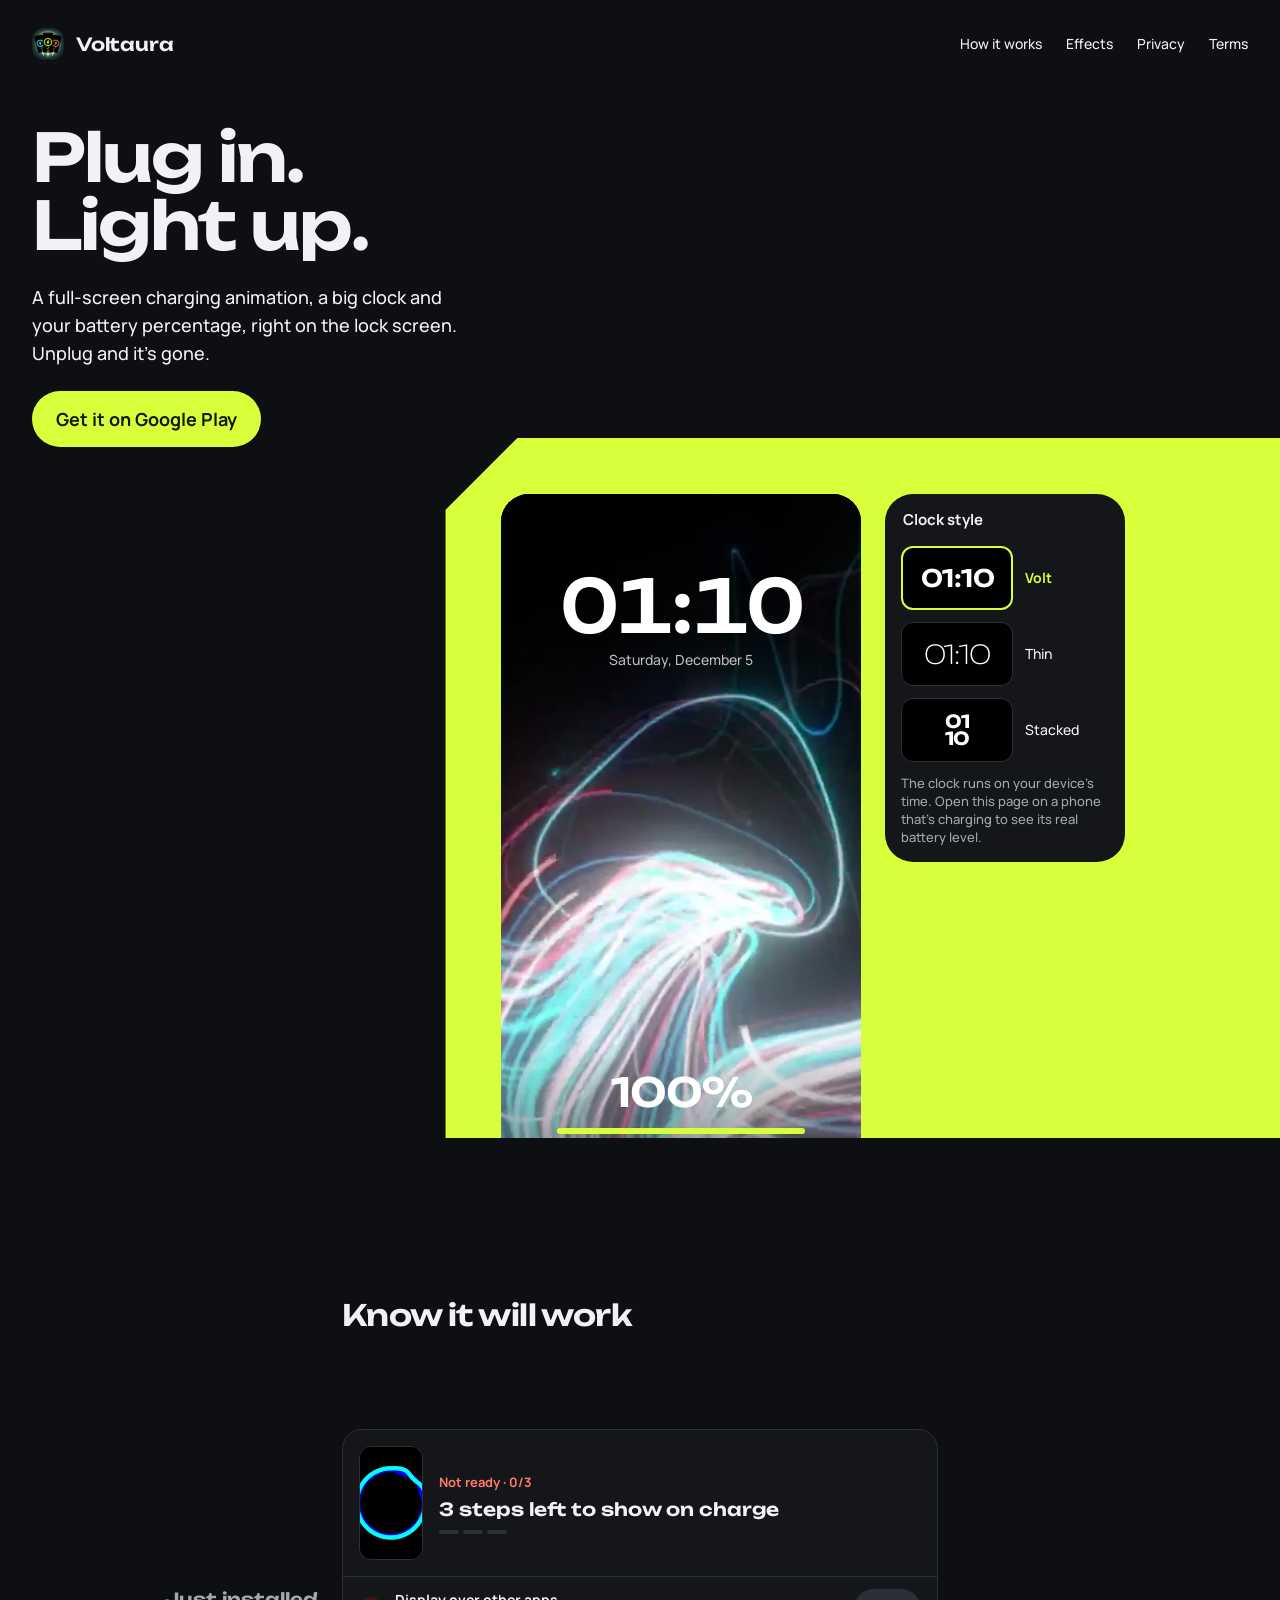
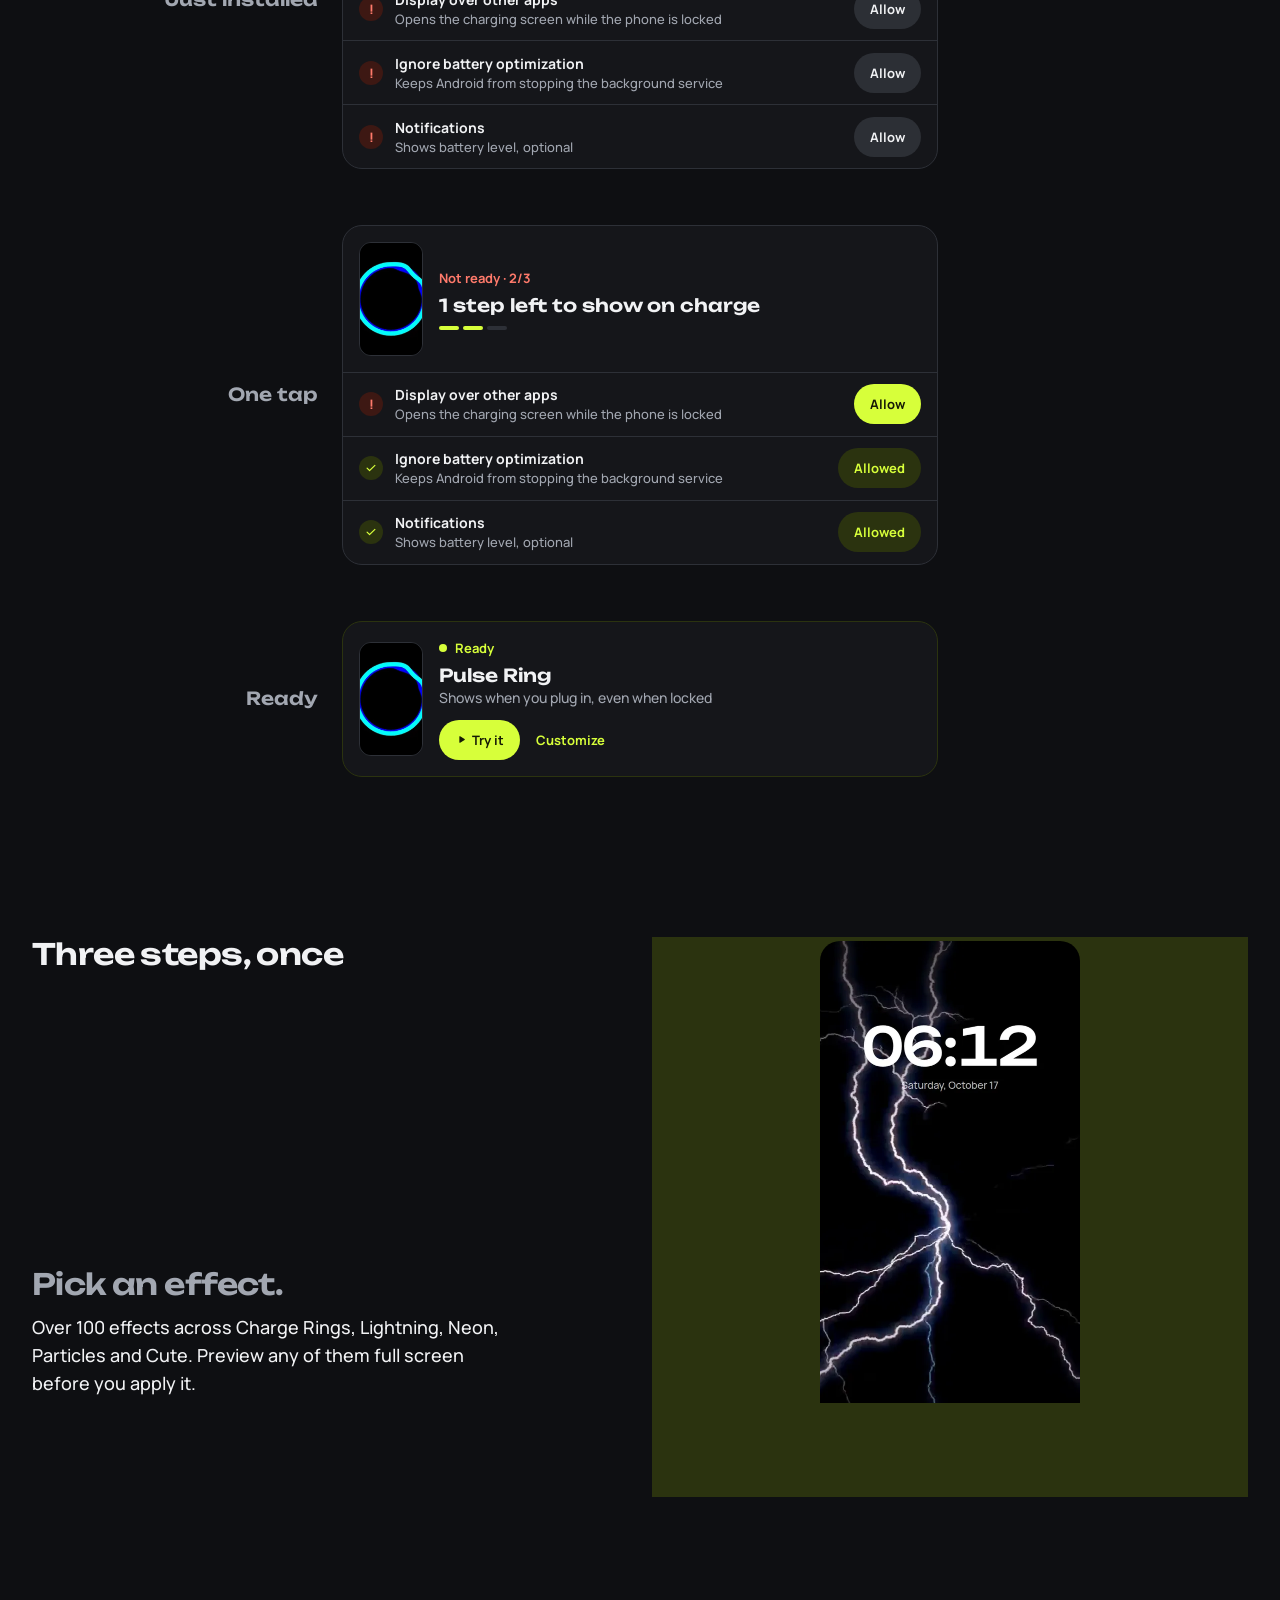
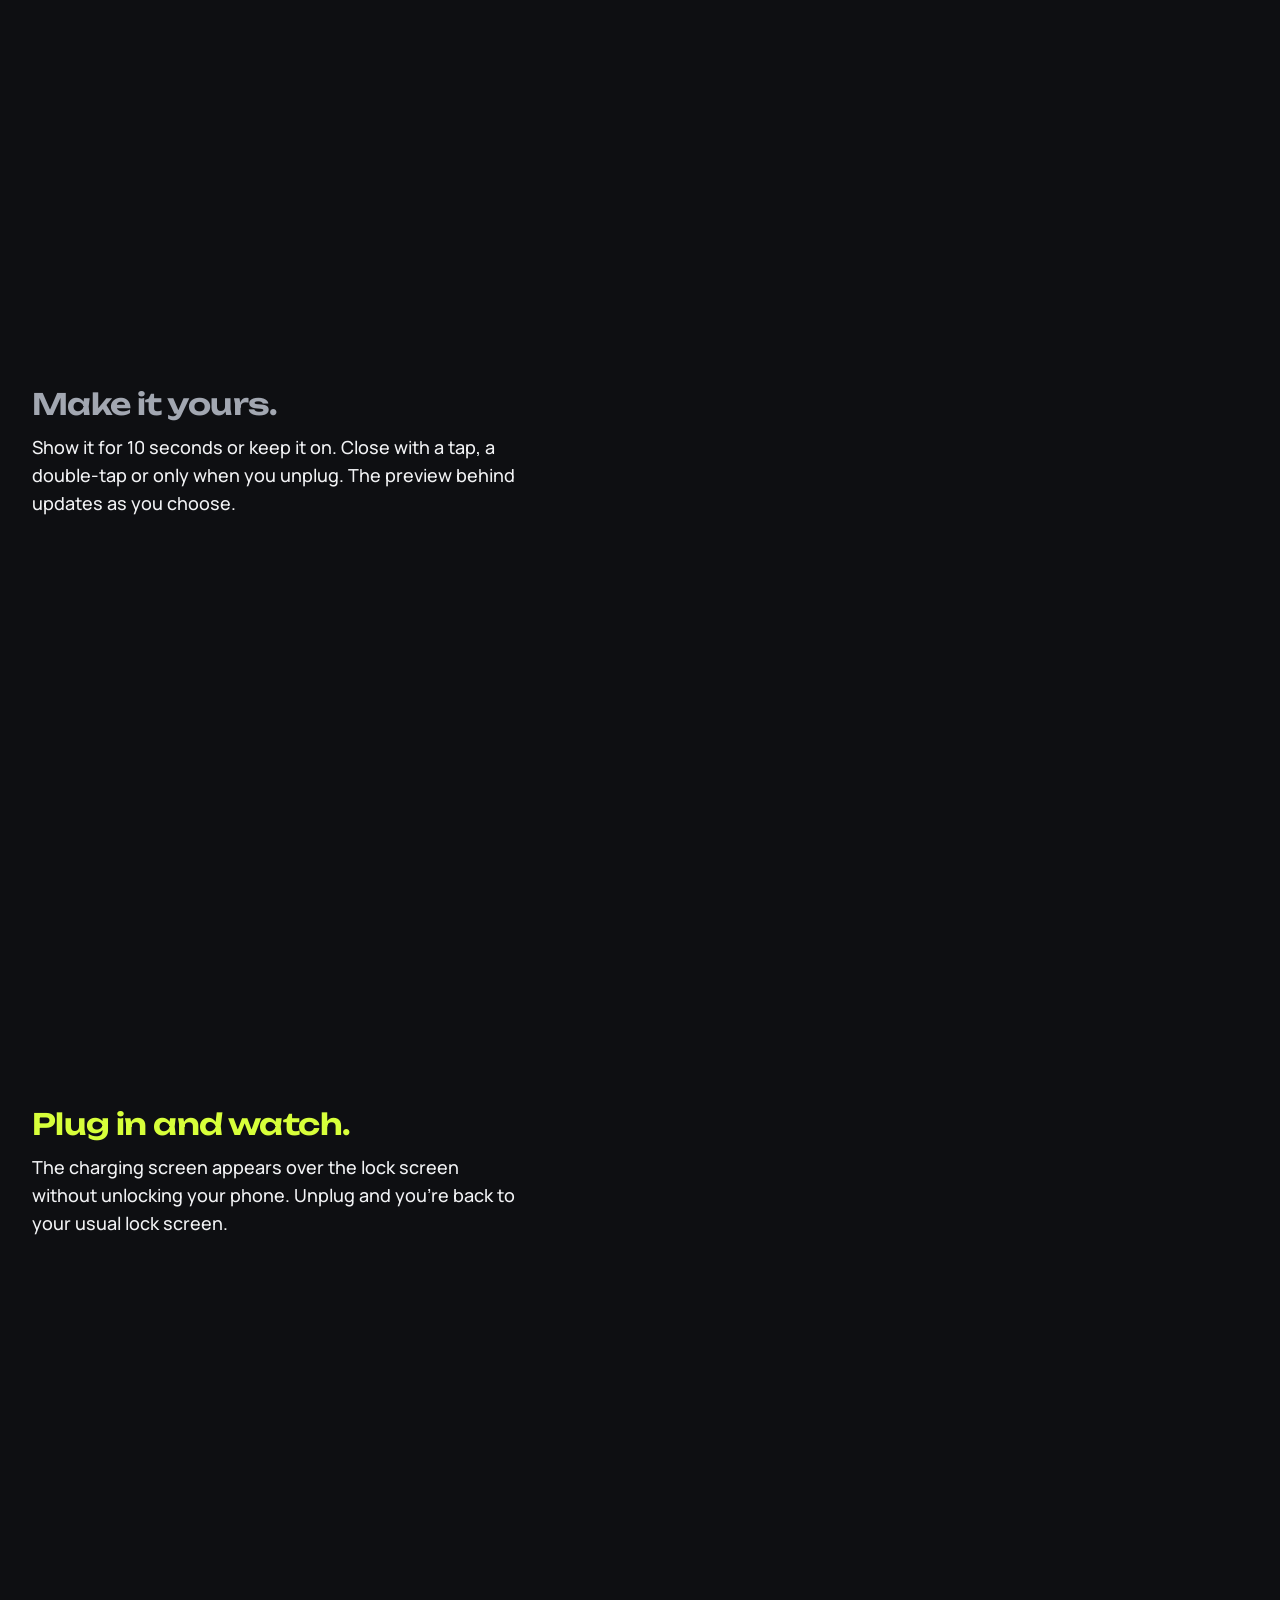
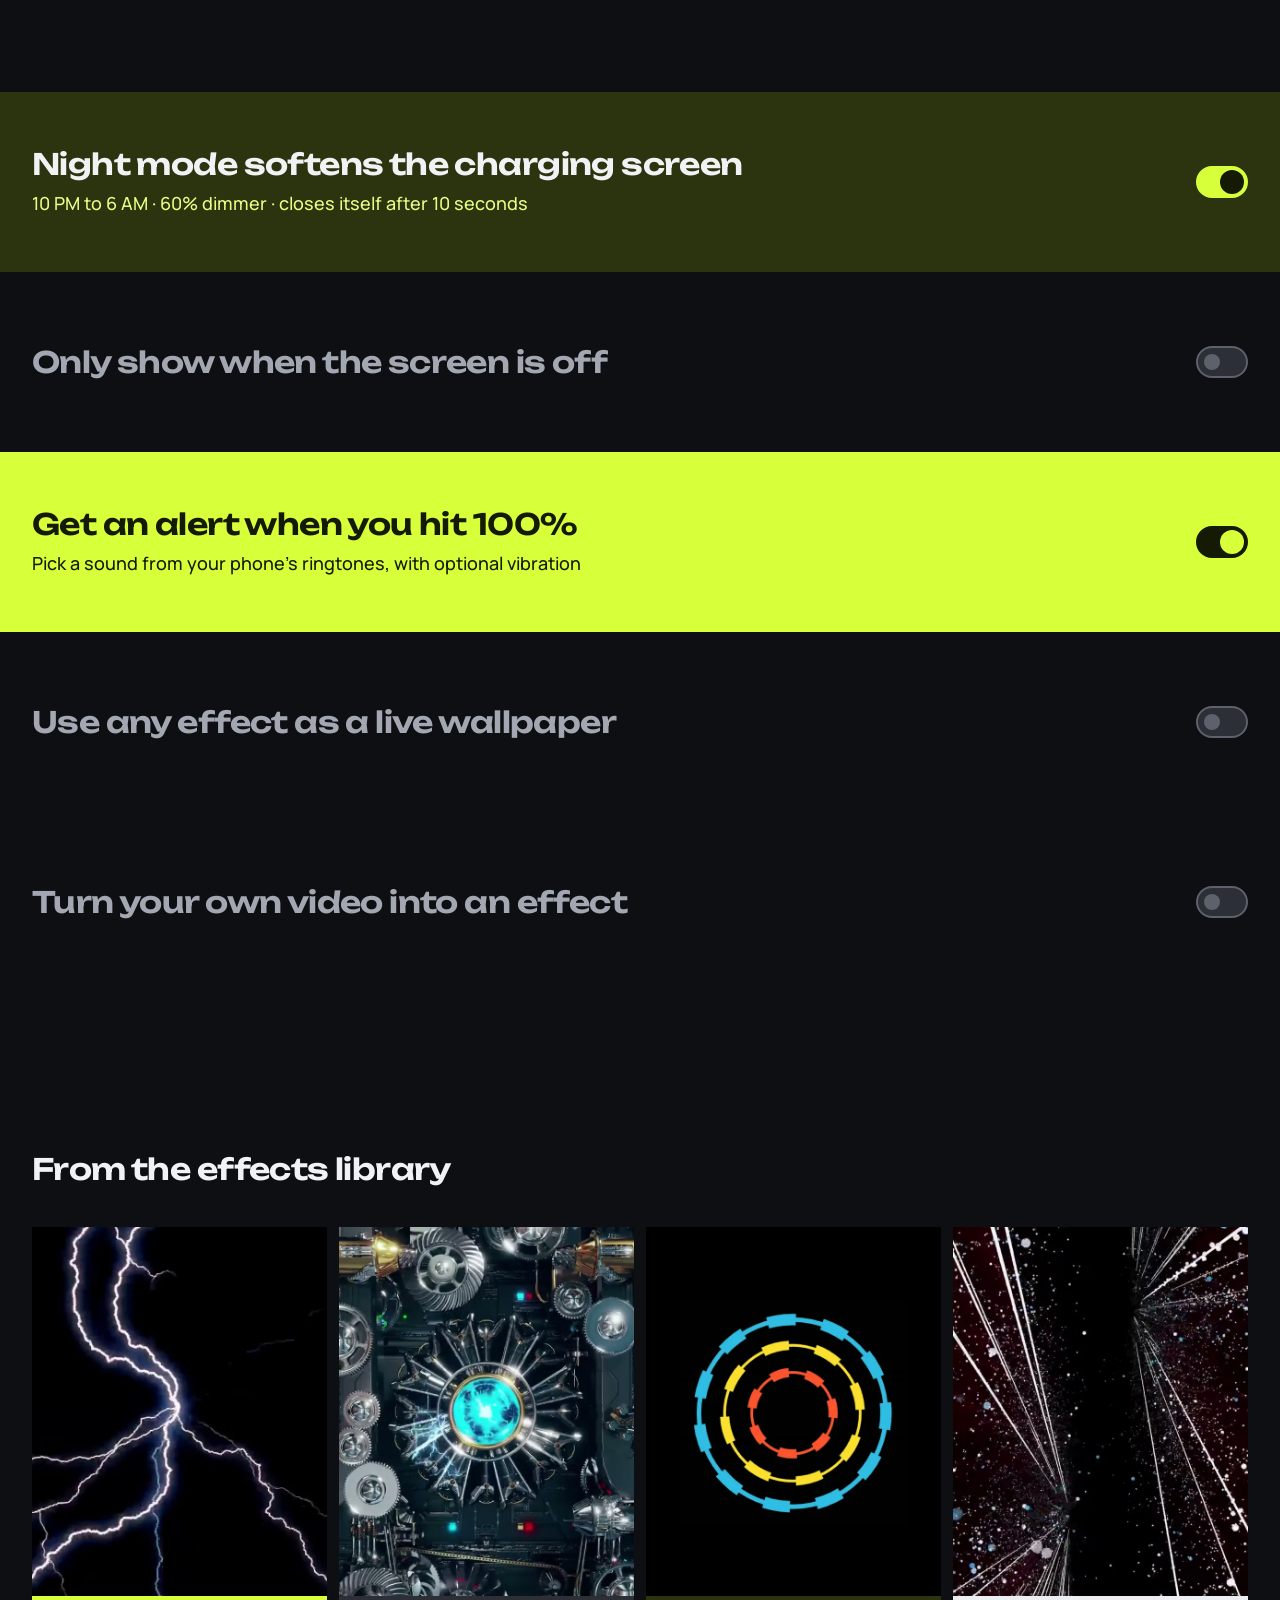
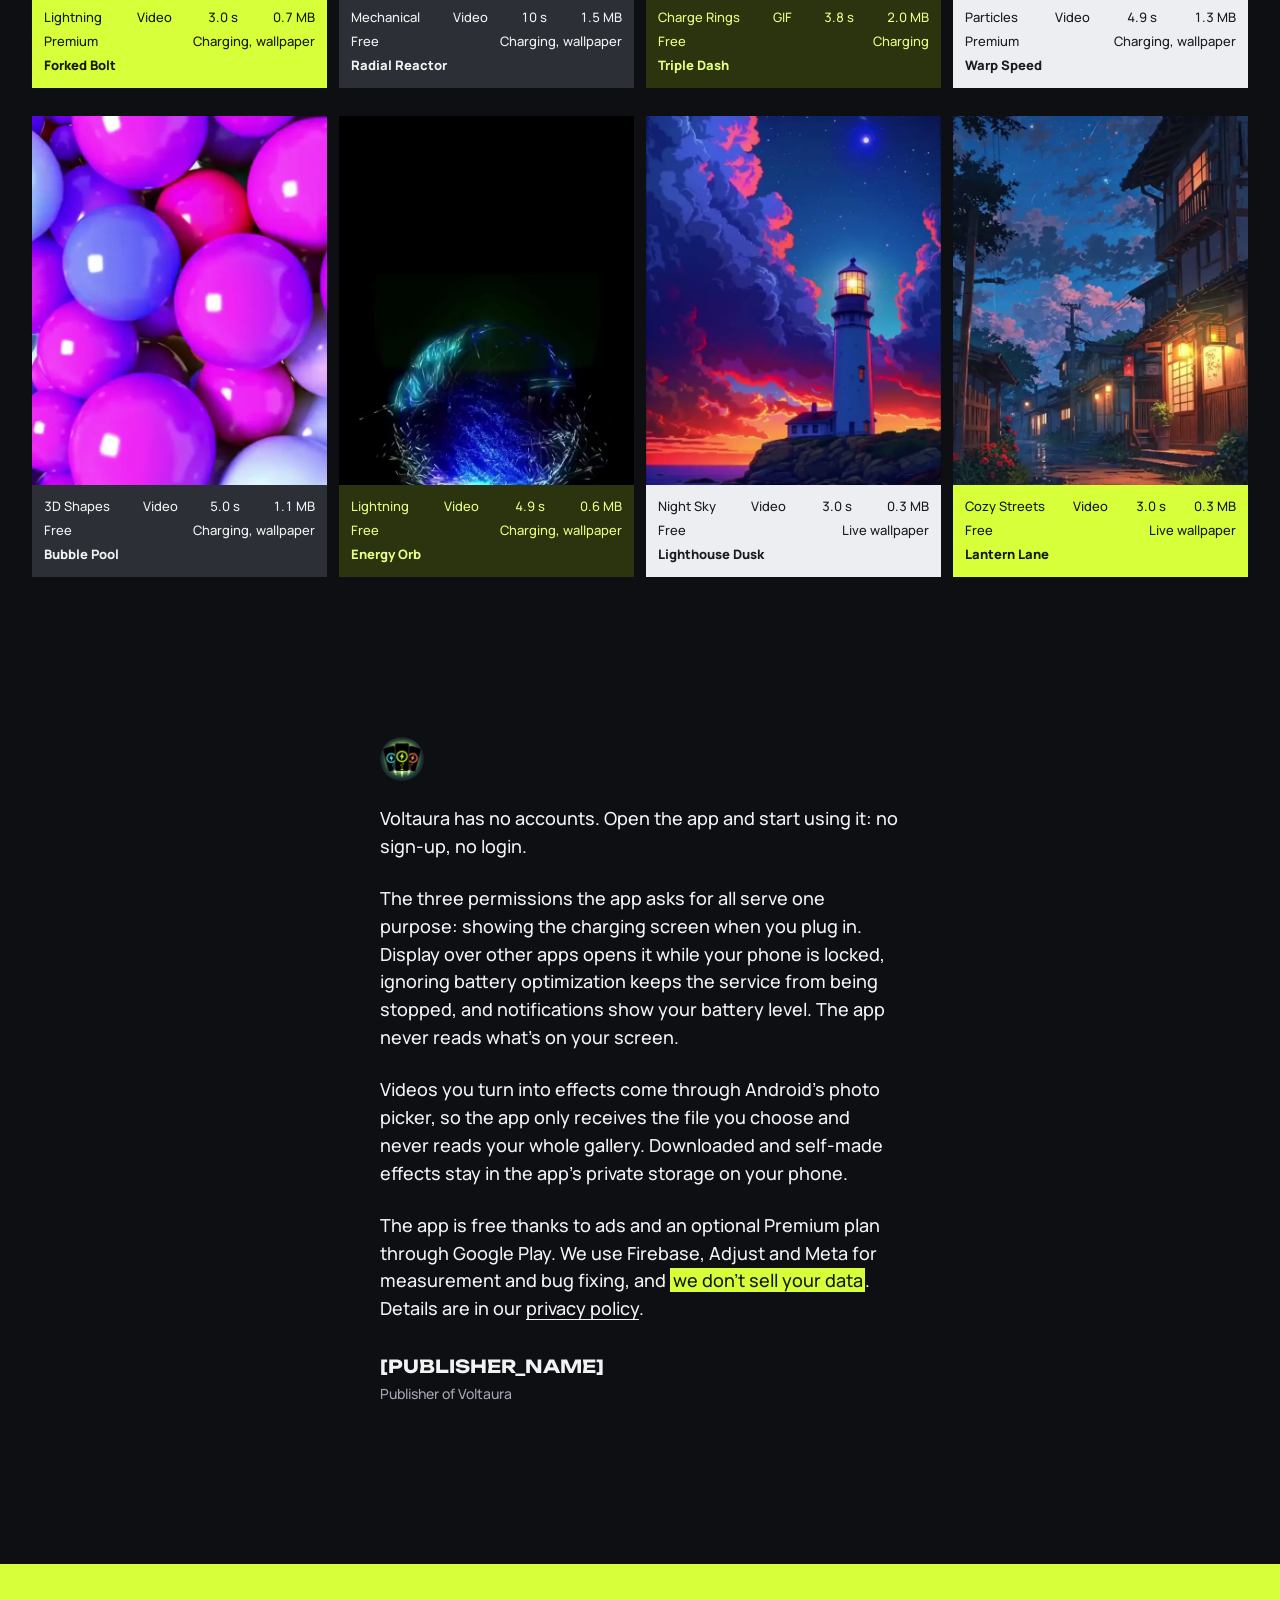
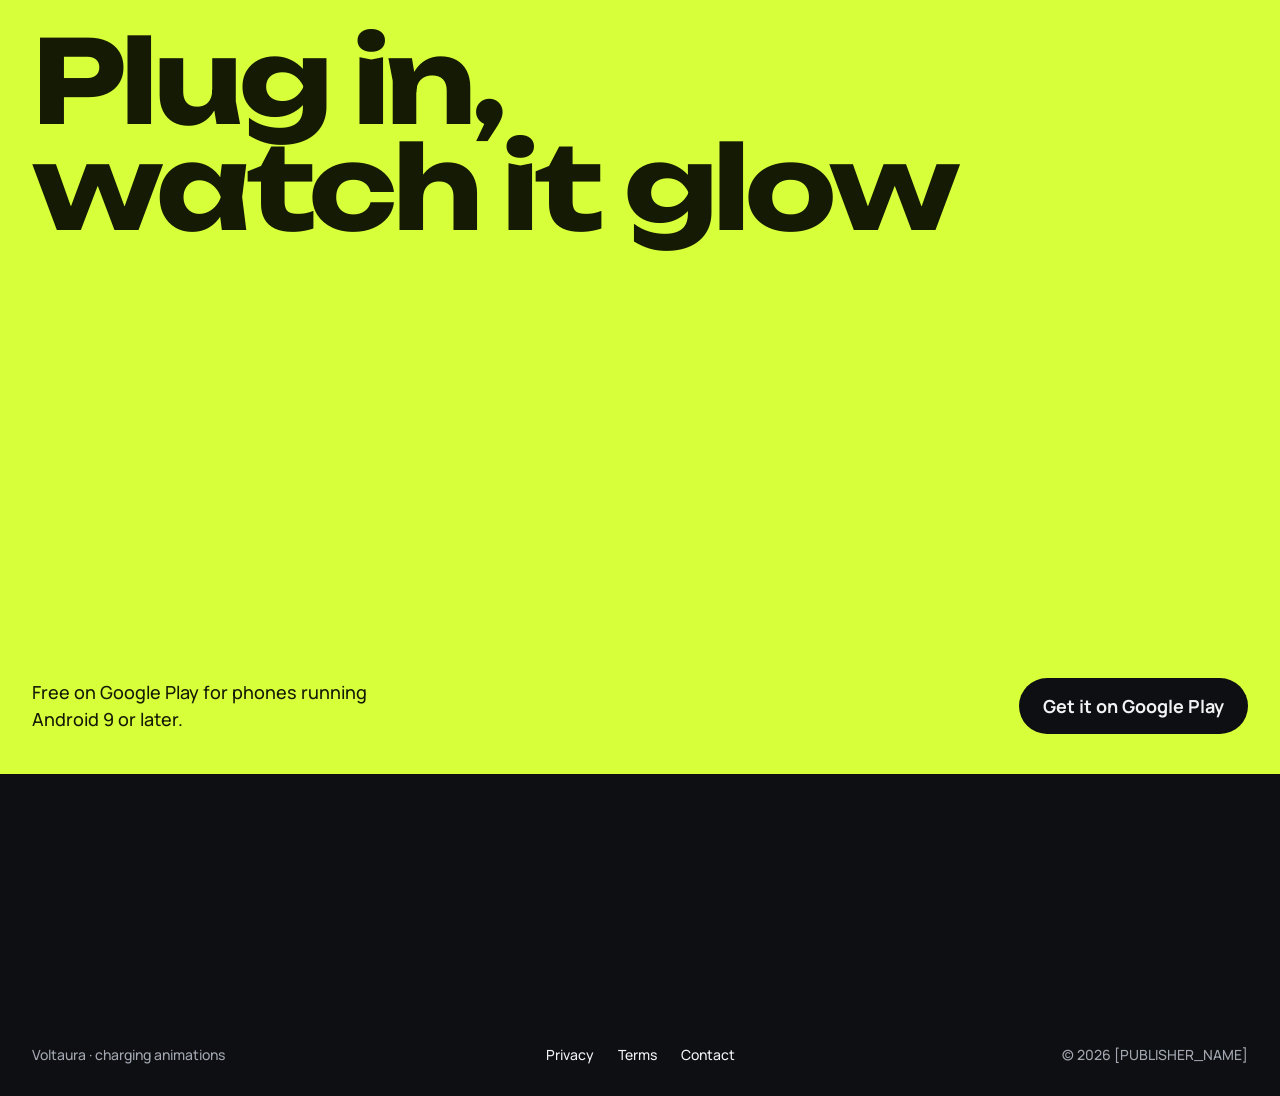
<file: apps/com.qz.chargevisualswallpapers/web/index.html>
<!DOCTYPE html>
<html lang="en">
<head>
<meta charset="utf-8">
<meta name="viewport" content="width=device-width,initial-scale=1">
<title>Voltaura: charging animations on your lock screen</title>
<meta name="description" content="Plug in and your lock screen shows a full-screen charging animation, a big clock and your battery percentage. Plus live wallpapers, still wallpapers and effects made from your own videos.">
<meta name="theme-color" content="#0E0F12">
<link rel="icon" href="img/icon-96.png">
<link rel="preload" href="fonts/Unbounded.woff2" as="font" type="font/woff2" crossorigin>
<link rel="stylesheet" href="tokens.css">
<link rel="stylesheet" href="style.css">
<script>document.documentElement.classList.add('js')</script>
</head>
<body class="landing">
<svg width="0" height="0" class="sprite" aria-hidden="true">
  <symbol id="i-check" viewBox="0 -960 960 960"><path d="m382-354 339-339q12-12 28-12t28 12q12 12 12 28.5T777-636L410-268q-12 12-28 12t-28-12L182-440q-12-12-11.5-28.5T183-497q12-12 28.5-12t28.5 12l142 143Z"/></symbol>
  <symbol id="i-bolt" viewBox="0 -960 960 960"><path d="M360-360H236q-24 0-35.5-21.5T203-423l299-430q10-14 26-19.5t33 .5q17 6 25 21t6 32l-32 259h155q26 0 36.5 23t-6.5 43L416-100q-11 13-27 17t-31-3q-15-7-23.5-21.5T328-139l32-221Z"/></symbol>
  <symbol id="i-play" viewBox="0 -960 960 960"><path d="M320-273v-414q0-17 12-28.5t28-11.5q5 0 10.5 1.5T381-721l326 207q9 6 13.5 15t4.5 19q0 10-4.5 19T707-446L381-239q-5 3-10.5 4.5T360-233q-16 0-28-11.5T320-273Z"/></symbol>
  <symbol id="i-layers" viewBox="0 -960 960 960"><path d="M161-366q-16-12-15.5-31.5T162-429q11-8 24-8t24 8l270 209 270-209q11-8 24-8t24 8q16 12 16.5 31.5T799-366L529-156q-22 17-49 17t-49-17L161-366Zm270 8L201-537q-31-24-31-63t31-63l230-179q22-17 49-17t49 17l230 179q31 24 31 63t-31 63L529-358q-22 17-49 17t-49-17Zm49-64 230-178-230-178-230 178 230 178Zm0-178Z"/></symbol>
  <symbol id="i-battery" viewBox="0 -960 960 960"><path d="M640-200h-80q-17 0-28.5-11.5T520-240q0-17 11.5-28.5T560-280h80v-80q0-17 11.5-28.5T680-400q17 0 28.5 11.5T720-360v80h80q17 0 28.5 11.5T840-240q0 17-11.5 28.5T800-200h-80v80q0 17-11.5 28.5T680-80q-17 0-28.5-11.5T640-120v-80Zm-280 40Zm-40 80q-17 0-28.5-11.5T280-120v-640q0-17 11.5-28.5T320-800h80v-40q0-17 11.5-28.5T440-880h80q17 0 28.5 11.5T560-840v40h80q17 0 28.5 11.5T680-760v240q0 17-11.5 28.5T640-480q-17 0-28.5-11.5T600-520v-200H360v560h101q17 0 28.5 11.5T501-120q0 17-11.5 28.5T461-80H320Z"/></symbol>
  <symbol id="i-bell" viewBox="0 -960 960 960"><path d="M200-200q-17 0-28.5-11.5T160-240q0-17 11.5-28.5T200-280h40v-280q0-83 50-147.5T420-792v-28q0-25 17.5-42.5T480-880q25 0 42.5 17.5T540-820v28q80 20 130 84.5T720-560v280h40q17 0 28.5 11.5T800-240q0 17-11.5 28.5T760-200H200Zm280-300Zm0 420q-33 0-56.5-23.5T400-160h160q0 33-23.5 56.5T480-80ZM320-280h320v-280q0-66-47-113t-113-47q-66 0-113 47t-47 113v280Z"/></symbol>
</svg>

<header class="bar">
  <a class="wordmark" href="index.html"><img src="img/icon-96.png" width="32" height="32" alt="">Voltaura</a>
  <nav>
    <a href="#how">How it works</a>
    <a href="#effects">Effects</a>
    <a href="privacy-policy.html">Privacy</a>
    <a href="terms.html">Terms</a>
  </nav>
</header>

<main>
<section class="hero">
  <div class="hero__copy">
    <h1 data-rise style="--i:0">Plug in.<br>Light up.</h1>
    <p data-rise style="--i:1">A full-screen charging animation, a big clock and your battery percentage, right on the lock screen. Unplug and it’s gone.</p>
    <a data-rise style="--i:2" class="button" href="https://play.google.com/store/apps/details?id=com.qz.chargevisualswallpapers">Get it on Google Play</a>
  </div>
  <div class="shutter" data-reveal>
   <div class="stage">
    <div class="hero-ui">
      <fieldset class="picker" data-ui>
        <legend>Clock style</legend>
        <label class="opt"><input type="radio" name="clock" value="volt" checked><span class="opt__tile mini-volt" data-clock>23:41</span><span>Volt</span></label>
        <label class="opt"><input type="radio" name="clock" value="thin"><span class="opt__tile mini-thin" data-clock>23:41</span><span>Thin</span></label>
        <label class="opt"><input type="radio" name="clock" value="stack"><span class="opt__tile mini-stack" data-clock-stack>23<br>41</span><span>Stacked</span></label>
        <p class="picker__note">The clock runs on your device’s time. Open this page on a phone that’s charging to see its real battery level.</p>
      </fieldset>
      <div class="charge" aria-label="Voltaura charging screen">
        <video class="charge__media" autoplay muted loop playsinline preload="auto" poster="img/hero-a013.webp" width="720" height="1280" aria-hidden="true">
          <source src="img/hero-a013.mp4" type="video/mp4">
        </video>
        <div class="charge__top" data-ui>
          <p class="charge__clock" data-clock>23:41</p>
          <p class="charge__clock-stack" data-clock-stack>23<br>41</p>
          <p class="charge__date" data-date>Saturday, October 17</p>
        </div>
        <div class="charge__bottom" data-ui>
          <p class="charge__pct"><span data-level>84</span>%</p>
          <span class="charge__track"><span class="charge__fill" data-fill style="--level:84%"></span></span>
          <p class="charge__state"><svg><use href="#i-bolt"/></svg><span data-state>Fast charging · full in 25 min</span></p>
          <p class="charge__hint">Double-tap to close</p>
        </div>
      </div>
    </div>
   </div>
  </div>
</section>

<section class="showcase" aria-labelledby="ready-h">
  <h2 id="ready-h" data-reveal>Know it will work</h2>
  <div class="states">
    <p class="state-word" data-reveal>Just installed</p>
    <div class="ready" data-ui data-reveal>
      <div class="ready__top">
        <img class="ready__mini" src="img/thumb-a015.webp" width="240" height="427" alt="Pulse Ring effect">
        <div>
          <p class="ready__kicker">Not ready · 0/3</p>
          <p class="ready__title">3 steps left to show on charge</p>
          <span class="steps"><i></i><i></i><i></i></span>
        </div>
      </div>
      <div class="perm"><span class="perm__st no">!</span><span class="perm__txt"><b>Display over other apps</b>Opens the charging screen while the phone is locked</span><span class="chip-btn">Allow</span></div>
      <div class="perm"><span class="perm__st no">!</span><span class="perm__txt"><b>Ignore battery optimization</b>Keeps Android from stopping the background service</span><span class="chip-btn">Allow</span></div>
      <div class="perm"><span class="perm__st no">!</span><span class="perm__txt"><b>Notifications</b>Shows battery level, optional</span><span class="chip-btn">Allow</span></div>
    </div>

    <p class="state-word" data-reveal>One tap</p>
    <div class="ready ready--live" data-ui data-reveal id="ready-live">
      <div class="ready__top">
        <img class="ready__mini" src="img/thumb-a015.webp" width="240" height="427" alt="Pulse Ring effect">
        <div>
          <p class="ready__kicker" data-ready-kicker>Not ready · 2/3</p>
          <p class="ready__title" data-ready-title>1 step left to show on charge</p>
          <span class="steps"><i class="on"></i><i class="on"></i><i data-ready-step></i></span>
        </div>
      </div>
      <div class="perm"><span class="perm__st no" data-ready-st>!</span><span class="perm__txt"><b>Display over other apps</b>Opens the charging screen while the phone is locked</span><button type="button" class="chip-btn chip-btn--on" data-ready-btn>Allow</button></div>
      <div class="perm"><span class="perm__st ok"><svg><use href="#i-check"/></svg></span><span class="perm__txt"><b>Ignore battery optimization</b>Keeps Android from stopping the background service</span><span class="chip-done">Allowed</span></div>
      <div class="perm"><span class="perm__st ok"><svg><use href="#i-check"/></svg></span><span class="perm__txt"><b>Notifications</b>Shows battery level, optional</span><span class="chip-done">Allowed</span></div>
    </div>

    <p class="state-word" data-reveal>Ready</p>
    <div class="ready ready--ok" data-ui data-reveal>
      <div class="ready__top">
        <img class="ready__mini" src="img/thumb-a015.webp" width="240" height="427" alt="Pulse Ring effect">
        <div>
          <p class="ready__kicker ready__kicker--ok"><i class="dot"></i>Ready</p>
          <p class="ready__title">Pulse Ring</p>
          <p class="ready__sub">Shows when you plug in, even when locked</p>
          <span class="ready__acts"><span class="pill"><svg><use href="#i-play"/></svg>Try it</span><span class="ready__link">Customize</span></span>
        </div>
      </div>
    </div>
  </div>
</section>

<section class="how" id="how" aria-labelledby="how-h">
  <div class="how__text">
    <h2 id="how-h" data-reveal>Three steps, once</h2>
    <div class="how__step is-active" data-step="pick">
      <p class="how__say">Pick an effect.</p>
      <p>Over 100 effects across Charge Rings, Lightning, Neon, Particles and Cute. Preview any of them full screen before you apply it.</p>
    </div>
    <div class="how__step" data-step="tune">
      <p class="how__say">Make it yours.</p>
      <p>Show it for 10 seconds or keep it on. Close with a tap, a double-tap or only when you unplug. The preview behind updates as you choose.</p>
    </div>
    <div class="how__step" data-step="plug">
      <p class="how__say">Plug in and watch.</p>
      <p>The charging screen appears over the lock screen without unlocking your phone. Unplug and you’re back to your usual lock screen.</p>
    </div>
  </div>
  <div class="how__stage" data-how="pick">
    <div class="how-ui" data-ui>
      <div class="how-ui__pick">
        <p class="how-ui__head">Charge Rings <span>See all</span></p>
        <div class="how-ui__grid">
          <figure class="sel"><img src="img/thumb-a015.webp" width="240" height="427" alt=""><figcaption>Pulse Ring</figcaption></figure>
          <figure><img src="img/thumb-a017.webp" width="240" height="427" alt=""><figcaption>Triple Dash</figcaption></figure>
          <figure><img src="img/thumb-a016.webp" width="240" height="427" alt=""><figcaption>Plasma Orb</figcaption></figure>
        </div>
        <p class="how-ui__head">Lightning <span>See all</span></p>
        <div class="how-ui__grid">
          <figure><img src="img/thumb-a030.webp" width="240" height="427" alt=""><figcaption>Forked Bolt</figcaption></figure>
          <figure><img src="img/thumb-a035.webp" width="240" height="427" alt=""><figcaption>Energy Orb</figcaption></figure>
          <figure><img src="img/thumb-a013.webp" width="240" height="427" alt=""><figcaption>Light Strands</figcaption></figure>
        </div>
      </div>
      <div class="how-ui__tune">
        <p class="how-ui__title">Customize charging screen</p>
        <p class="how-ui__label">Duration</p>
        <p class="chips"><span class="chip">10 sec</span><span class="chip sel"><svg><use href="#i-check"/></svg>30 sec</span><span class="chip">1 min</span><span class="chip">Always on</span></p>
        <p class="how-ui__label">Close with</p>
        <p class="chips"><span class="chip">Tap</span><span class="chip sel"><svg><use href="#i-check"/></svg>Double-tap</span><span class="chip">Unplug only</span></p>
        <p class="how-ui__label">Show</p>
        <p class="chips"><span class="chip sel"><svg><use href="#i-check"/></svg>Time</span><span class="chip sel"><svg><use href="#i-check"/></svg>Date</span><span class="chip sel"><svg><use href="#i-check"/></svg>Battery %</span><span class="chip">24-hour</span></p>
        <span class="how-ui__done">Done</span>
      </div>
      <div class="how-ui__plug">
        <img src="img/screen-charging.webp" width="520" height="923" alt="The app’s charging screen: a lightning bolt, clock at 06:12, battery at 84%">
      </div>
    </div>
  </div>
</section>

<section class="features" aria-label="Options in Settings">
  <div data-reveal class="band band--olive">
    <p class="band__say">Night mode softens the charging screen</p>
    <p class="band__then">10 PM to 6 AM · 60% dimmer · closes itself after 10 seconds</p>
    <button type="button" class="switch" role="switch" aria-checked="true" aria-label="Night mode" data-ui><span></span></button>
  </div>
  <div data-reveal class="band band--steel">
    <p class="band__say">Only show when the screen is off</p>
    <p class="band__then">Watching a video or playing a game? The charging screen stays out of the way</p>
    <button type="button" class="switch" role="switch" aria-checked="false" aria-label="Only show when the screen is off" data-ui><span></span></button>
  </div>
  <div data-reveal class="band band--lime">
    <p class="band__say">Get an alert when you hit 100%</p>
    <p class="band__then">Pick a sound from your phone’s ringtones, with optional vibration</p>
    <button type="button" class="switch" role="switch" aria-checked="true" aria-label="Full battery alert" data-ui><span></span></button>
  </div>
  <div data-reveal class="band band--olive">
    <p class="band__say">Use any effect as a live wallpaper</p>
    <p class="band__then">One file, two jobs. Still wallpapers too, for the home screen, the lock screen or both</p>
    <button type="button" class="switch" role="switch" aria-checked="false" aria-label="Live wallpaper" data-ui><span></span></button>
  </div>
  <div data-reveal class="band band--steel">
    <p class="band__say">Turn your own video into an effect</p>
    <p class="band__then">Pick it with Android’s photo picker, trim up to 15 seconds, processed right on your phone</p>
    <button type="button" class="switch" role="switch" aria-checked="false" aria-label="Create from video" data-ui><span></span></button>
  </div>
</section>

<section class="gallery" id="effects" aria-labelledby="effects-h">
  <h2 id="effects-h" data-reveal>From the effects library</h2>
  <ul class="tiles">
    <li class="tile" data-reveal><img src="img/tile-a030.webp" width="640" height="800" loading="lazy" alt="Forked Bolt effect: white and violet lightning on black"><div class="tile__strip"><p class="tile__row"><span>Lightning</span><span>Video</span><span>3.0 s</span><span>0.7 MB</span></p><p class="tile__row"><span>Premium</span><span>Charging, wallpaper</span></p><p class="tile__name">Forked Bolt</p></div></li>
    <li class="tile" data-reveal><img src="img/tile-a044.webp" width="640" height="800" loading="lazy" alt="Radial Reactor effect: a glowing blue core among gears"><div class="tile__strip"><p class="tile__row"><span>Mechanical</span><span>Video</span><span>10 s</span><span>1.5 MB</span></p><p class="tile__row"><span>Free</span><span>Charging, wallpaper</span></p><p class="tile__name">Radial Reactor</p></div></li>
    <li class="tile" data-reveal><img src="img/tile-a017.webp" width="640" height="800" loading="lazy" alt="Triple Dash effect: three dashed rings in blue, yellow and red"><div class="tile__strip"><p class="tile__row"><span>Charge Rings</span><span>GIF</span><span>3.8 s</span><span>2.0 MB</span></p><p class="tile__row"><span>Free</span><span>Charging</span></p><p class="tile__name">Triple Dash</p></div></li>
    <li class="tile" data-reveal><img src="img/tile-a060.webp" width="640" height="800" loading="lazy" alt="Warp Speed effect: light streaks rushing forward"><div class="tile__strip"><p class="tile__row"><span>Particles</span><span>Video</span><span>4.9 s</span><span>1.3 MB</span></p><p class="tile__row"><span>Premium</span><span>Charging, wallpaper</span></p><p class="tile__name">Warp Speed</p></div></li>
    <li class="tile" data-reveal><img src="img/tile-a065.webp" width="640" height="800" loading="lazy" alt="Bubble Pool effect: a pool of pink and violet balls"><div class="tile__strip"><p class="tile__row"><span>3D Shapes</span><span>Video</span><span>5.0 s</span><span>1.1 MB</span></p><p class="tile__row"><span>Free</span><span>Charging, wallpaper</span></p><p class="tile__name">Bubble Pool</p></div></li>
    <li class="tile" data-reveal><img src="img/tile-a035.webp" width="640" height="800" loading="lazy" alt="Energy Orb effect: a blue energy sphere"><div class="tile__strip"><p class="tile__row"><span>Lightning</span><span>Video</span><span>4.9 s</span><span>0.6 MB</span></p><p class="tile__row"><span>Free</span><span>Charging, wallpaper</span></p><p class="tile__name">Energy Orb</p></div></li>
    <li class="tile" data-reveal><img src="img/tile-w002.webp" width="640" height="800" loading="lazy" alt="Lighthouse Dusk live wallpaper: a lighthouse at sunset"><div class="tile__strip"><p class="tile__row"><span>Night Sky</span><span>Video</span><span>3.0 s</span><span>0.3 MB</span></p><p class="tile__row"><span>Free</span><span>Live wallpaper</span></p><p class="tile__name">Lighthouse Dusk</p></div></li>
    <li class="tile" data-reveal><img src="img/tile-w031.webp" width="640" height="800" loading="lazy" alt="Lantern Lane live wallpaper: a lantern-lit street after rain"><div class="tile__strip"><p class="tile__row"><span>Cozy Streets</span><span>Video</span><span>3.0 s</span><span>0.3 MB</span></p><p class="tile__row"><span>Free</span><span>Live wallpaper</span></p><p class="tile__name">Lantern Lane</p></div></li>
  </ul>
</section>

<section class="letter" aria-label="About your data">
  <img class="letter__icon" src="img/icon-96.png" width="44" height="44" alt="Voltaura icon">
  <p data-reveal>Voltaura has no accounts. Open the app and start using it: no sign-up, no login.</p>
  <p data-reveal>The three permissions the app asks for all serve one purpose: showing the charging screen when you plug in. Display over other apps opens it while your phone is locked, ignoring battery optimization keeps the service from being stopped, and notifications show your battery level. The app never reads what’s on your screen.</p>
  <p data-reveal>Videos you turn into effects come through Android’s photo picker, so the app only receives the file you choose and never reads your whole gallery. Downloaded and self-made effects stay in the app’s private storage on your phone.</p>
  <p data-reveal>The app is free thanks to ads and an optional Premium plan through Google Play. We use Firebase, Adjust and Meta for measurement and bug fixing, and <mark>we don’t sell your data</mark>. Details are in our <a href="privacy-policy.html">privacy policy</a>.</p>
  <p class="letter__sign" data-reveal>[PUBLISHER_NAME]</p>
  <p class="letter__role">Publisher of Voltaura</p>
</section>

<section class="close" aria-labelledby="close-h">
  <h2 id="close-h" data-reveal>Plug in,<br>watch it glow</h2>
  <div class="close__base">
    <p data-reveal>Free on Google Play for phones running Android 9 or later.</p>
    <a class="button button--dark" data-reveal href="https://play.google.com/store/apps/details?id=com.qz.chargevisualswallpapers">Get it on Google Play</a>
  </div>
</section>
</main>

<footer class="quiet">
  <p>Voltaura · charging animations</p>
  <p class="quiet__links"><a href="privacy-policy.html">Privacy</a><a href="terms.html">Terms</a><a href="mailto:[CONTACT_EMAIL]">Contact</a></p>
  <p class="quiet__end">© 2026 [PUBLISHER_NAME]</p>
</footer>
<script src="app.js" defer></script>
</body>
</html>
</file>
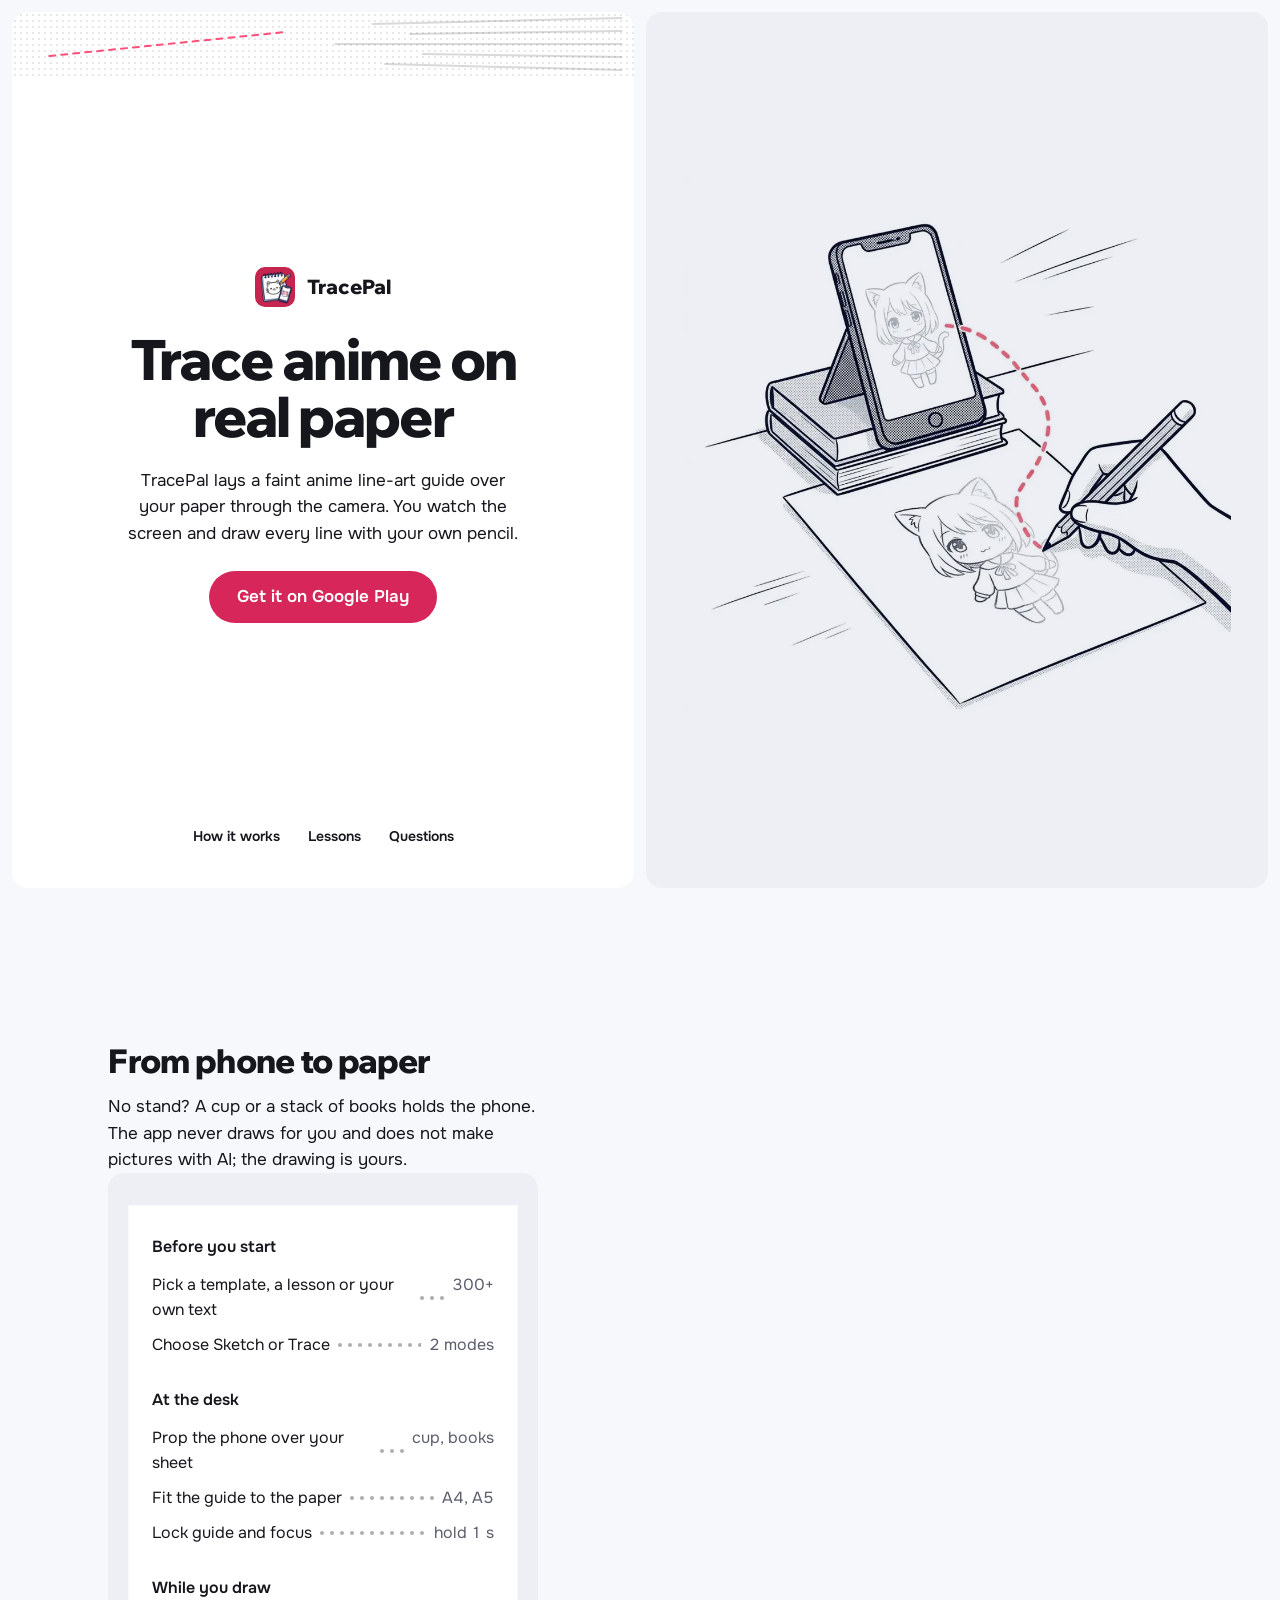
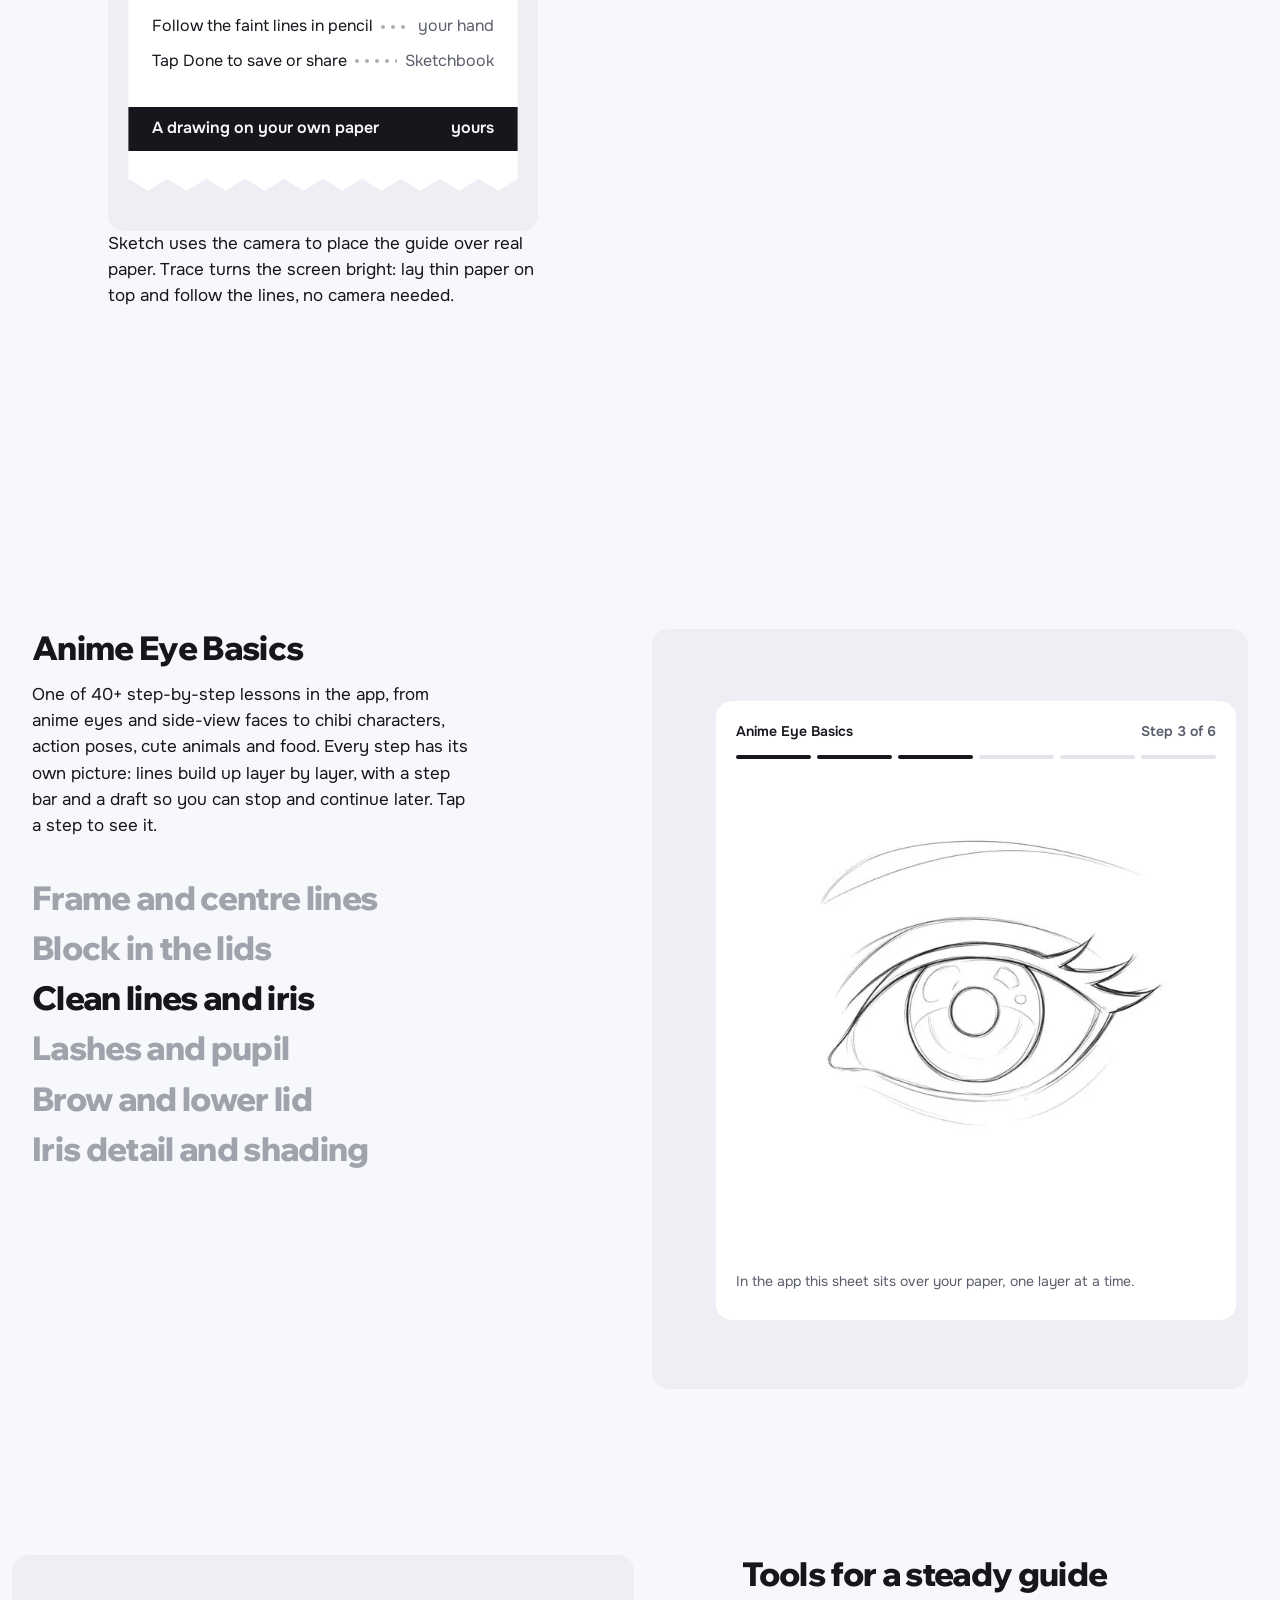
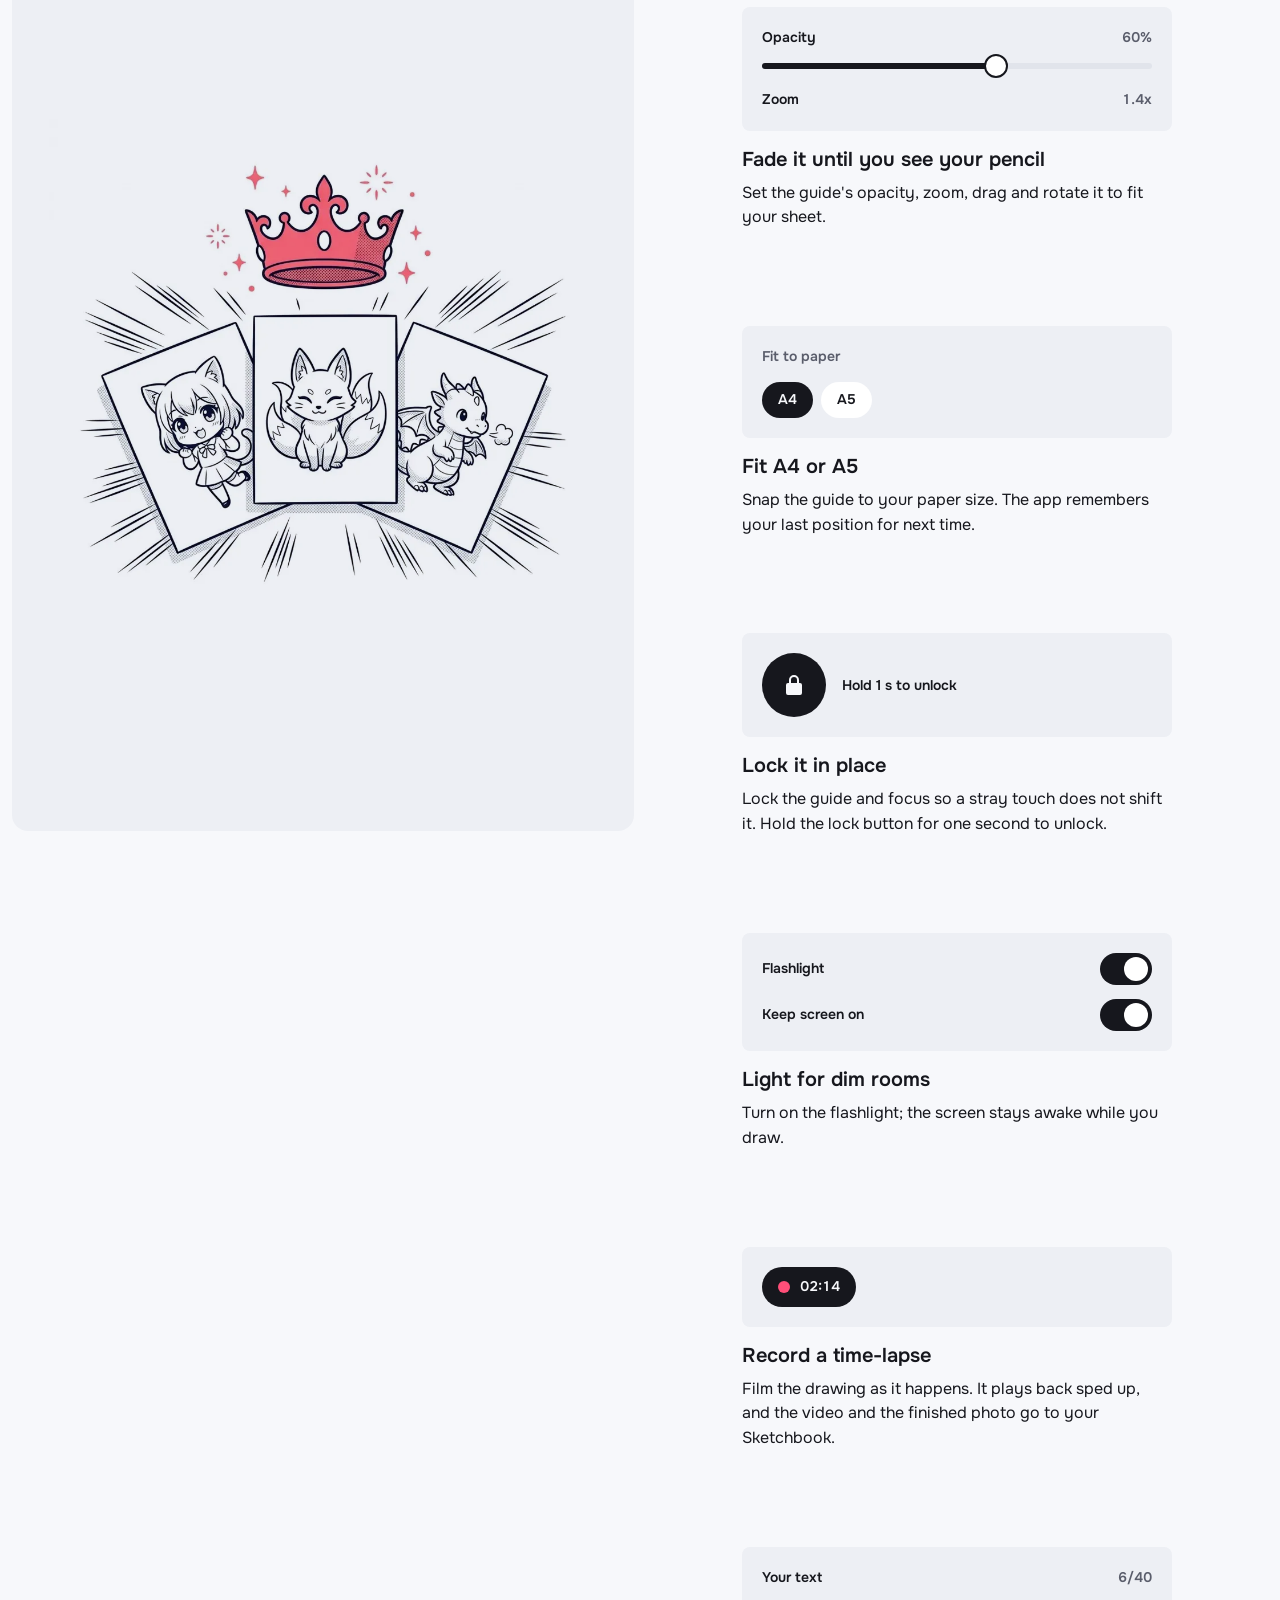
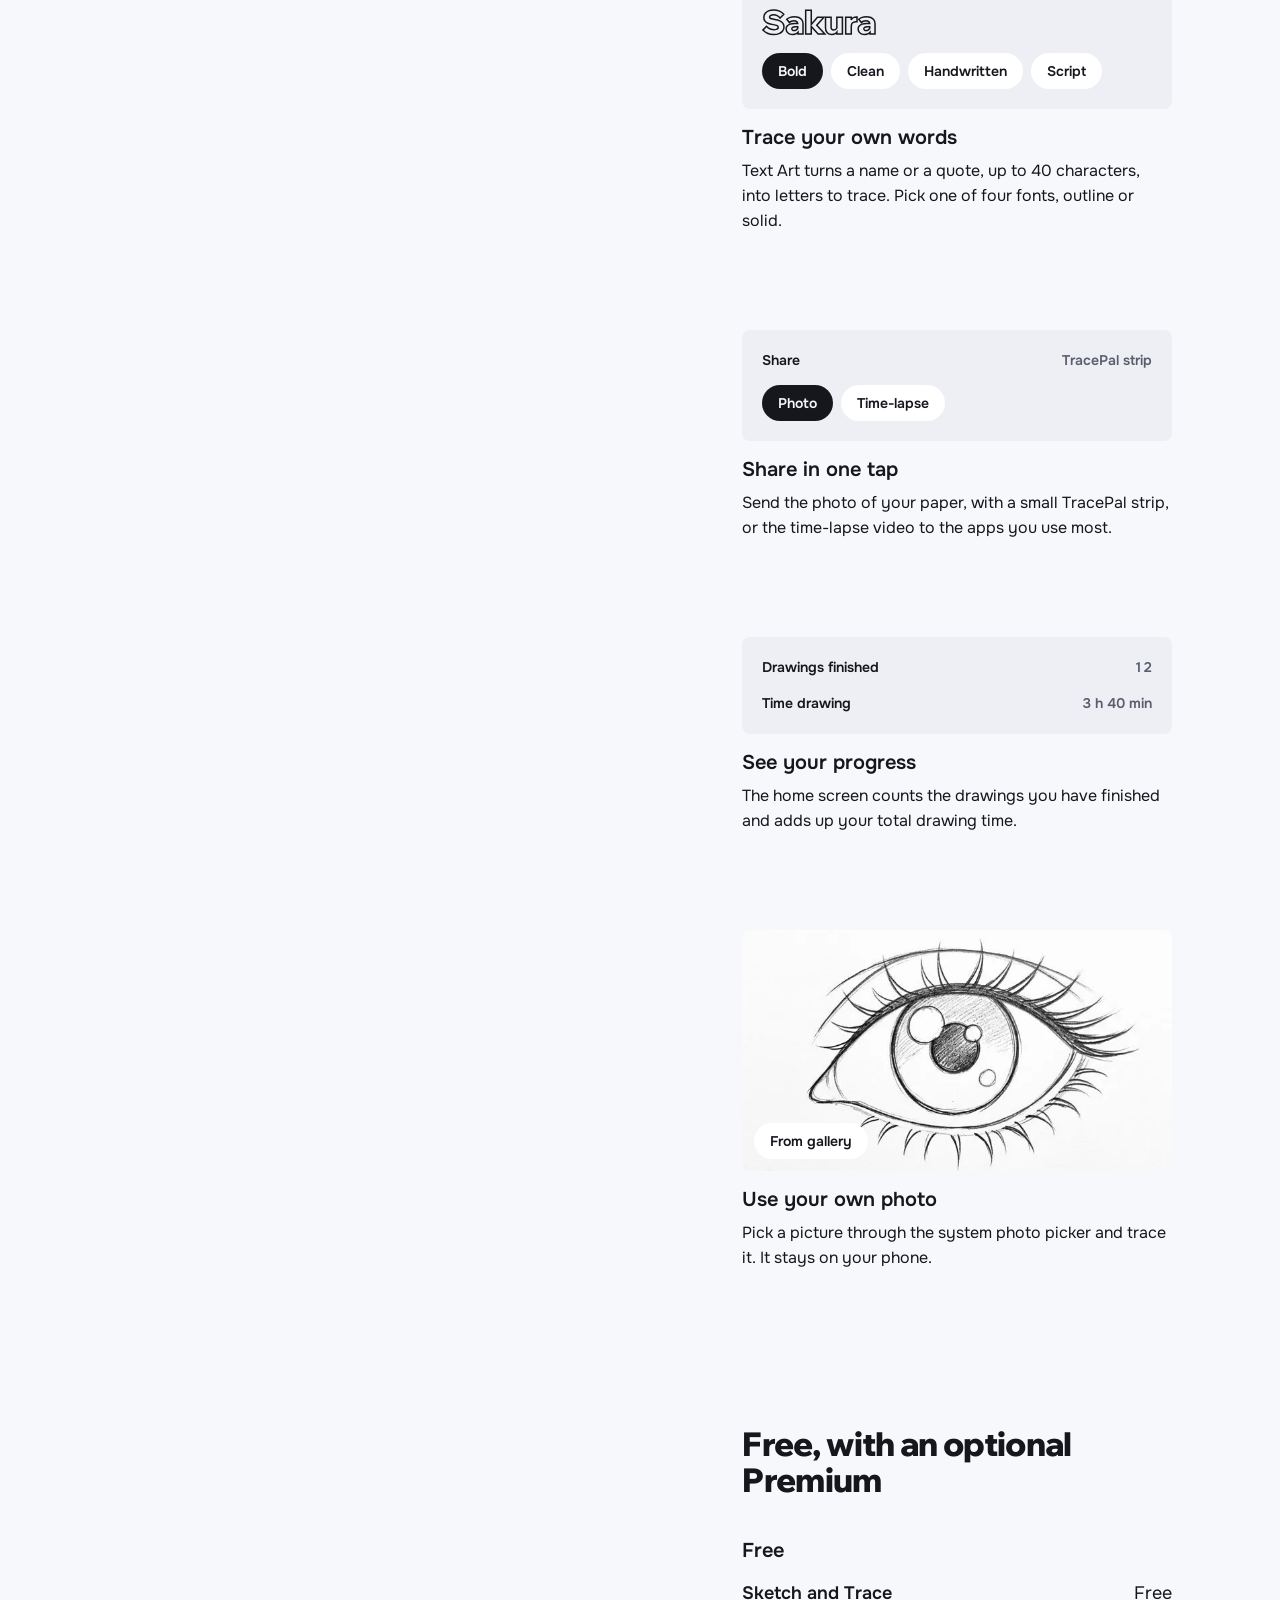
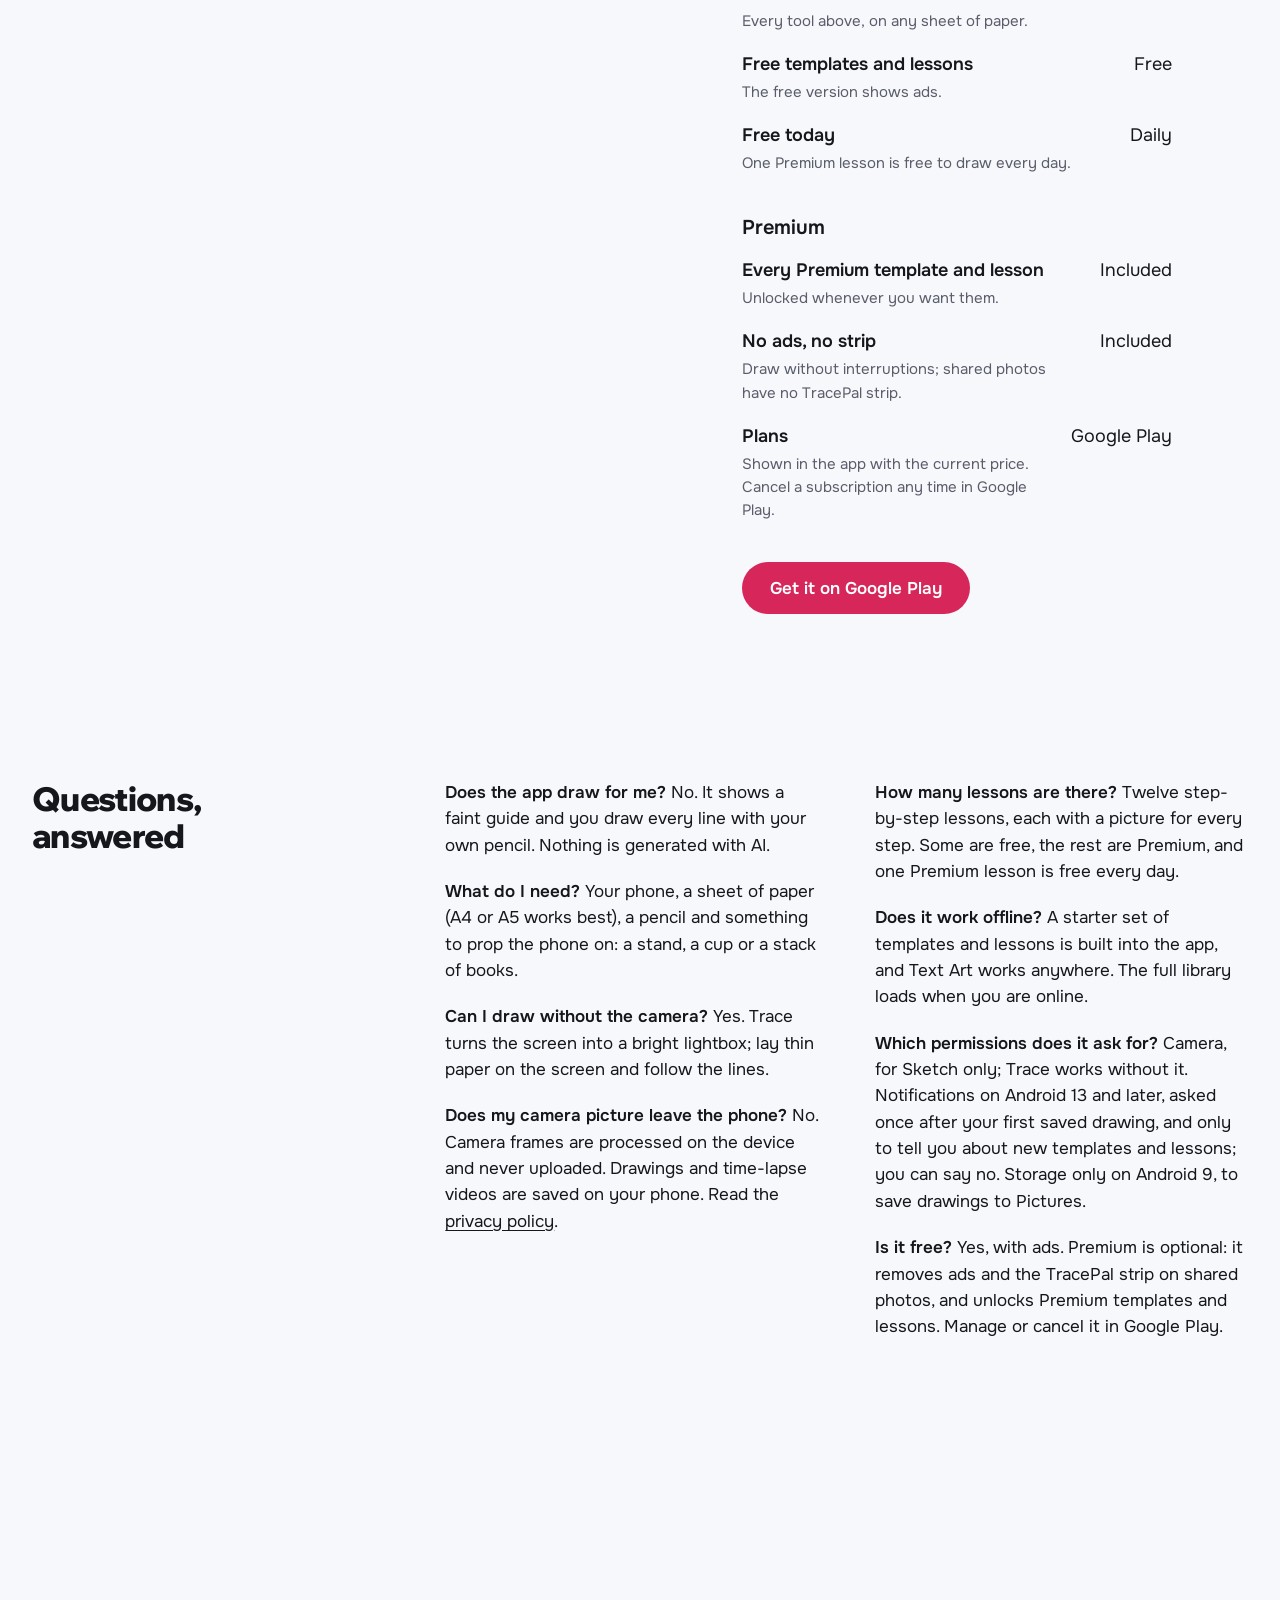
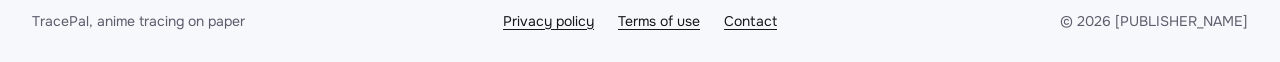
<file: apps/com.qz.drawanimeartracing/web/index.html>
<!DOCTYPE html>
<html lang="en">
<head>
<meta charset="utf-8">
<meta name="viewport" content="width=device-width,initial-scale=1">
<title>TracePal: AR Drawing Anime - trace anime sketches on real paper</title>
<meta name="description" content="TracePal shows a faint anime line-art guide over your paper through the phone camera, so you can trace it with a real pencil. Android app.">
<link rel="icon" href="img/icon.png">
<link rel="stylesheet" href="style.css">
</head>
<body>
<main>
<div class="split">
  <div class="stage" aria-hidden="true">
    <img class="on" data-key="sketch" src="img/onb-1.webp" width="960" height="960" alt="">
    <img data-key="trace" src="img/onb-2.webp" width="960" height="960" alt="" loading="lazy">
  </div>
  <div class="col">
    <section class="hero" data-stage="sketch" aria-labelledby="top">
      <div class="hero-band" aria-hidden="true">
        <svg>
          <defs><pattern id="tone" width="6" height="6" patternUnits="userSpaceOnUse"><circle cx="3" cy="3" r="1" fill="rgba(22,23,29,.14)"/></pattern></defs>
          <rect width="100%" height="100%" fill="url(#tone)"/>
          <g stroke="rgba(22,23,29,.16)" stroke-width="2" stroke-linecap="round">
            <line x1="58%" y1="12" x2="98%" y2="6"/><line x1="64%" y1="22" x2="98%" y2="19"/>
            <line x1="52%" y1="32" x2="98%" y2="32"/><line x1="66%" y1="42" x2="98%" y2="45"/><line x1="60%" y1="52" x2="98%" y2="58"/>
          </g>
          <line x1="6%" y1="44" x2="44%" y2="20" stroke="#FF4F79" stroke-width="2" stroke-dasharray="6 6" stroke-linecap="round"/>
        </svg>
      </div>
      <div class="hero-body">
        <a class="wordmark" href="index.html"><img src="img/icon.png" width="40" height="40" alt="">TracePal</a>
        <h1 id="top">Trace anime on real paper</h1>
        <p>TracePal lays a faint anime line-art guide over your paper through the camera. You watch the screen and draw every line with your own pencil.</p>
        <a class="btn" href="https://play.google.com/store/apps/details?id=com.qz.drawanimeartracing">Get it on Google Play</a>
      </div>
      <nav class="hero-links" aria-label="On this page">
        <a href="#how">How it works</a><a href="#lesson">Lessons</a><a href="#faq">Questions</a>
      </nav>
    </section>

    <section id="how" class="read" data-stage="trace" aria-labelledby="how-h">
      <h2 id="how-h" data-rise>From phone to paper</h2>
      <p data-rise>No stand? A cup or a stack of books holds the phone. The app never draws for you and does not make pictures with AI; the drawing is yours.</p>
      <div class="slip-ground" data-rise>
        <div class="slip">
          <h3>Before you start</h3>
          <ul>
            <li><span>Pick a template, a lesson or your own text</span><i></i><span>300+</span></li>
            <li><span>Choose Sketch or Trace</span><i></i><span>2 modes</span></li>
          </ul>
          <h3>At the desk</h3>
          <ul>
            <li><span>Prop the phone over your sheet</span><i></i><span>cup, books</span></li>
            <li><span>Fit the guide to the paper</span><i></i><span>A4, A5</span></li>
            <li><span>Lock guide and focus</span><i></i><span>hold 1 s</span></li>
          </ul>
          <h3>While you draw</h3>
          <ul>
            <li><span>Follow the faint lines in pencil</span><i></i><span>your hand</span></li>
            <li><span>Tap Done to save or share</span><i></i><span>Sketchbook</span></li>
          </ul>
          <p class="total"><span>A drawing on your own paper</span><span>yours</span></p>
        </div>
      </div>
      <p data-rise>Sketch uses the camera to place the guide over real paper. Trace turns the screen bright: lay thin paper on top and follow the lines, no camera needed.</p>
    </section>
  </div>
</div>

<section id="lesson" class="lesson" aria-labelledby="lesson-h">
  <input class="step-radio" type="radio" name="step" id="s1">
  <input class="step-radio" type="radio" name="step" id="s2">
  <input class="step-radio" type="radio" name="step" id="s3" checked>
  <input class="step-radio" type="radio" name="step" id="s4">
  <input class="step-radio" type="radio" name="step" id="s5">
  <input class="step-radio" type="radio" name="step" id="s6">
  <div class="lesson-grid">
    <div class="lesson-head">
      <h2 id="lesson-h" data-rise>Anime Eye Basics</h2>
      <p data-rise>One of 40+ step-by-step lessons in the app, from anime eyes and side-view faces to chibi characters, action poses, cute animals and food. Every step has its own picture: lines build up layer by layer, with a step bar and a draft so you can stop and continue later. Tap a step to see it.</p>
      <ul class="steps">
        <li><label for="s1">Frame and centre lines</label></li>
        <li><label for="s2">Block in the lids</label></li>
        <li><label for="s3">Clean lines and iris</label></li>
        <li><label for="s4">Lashes and pupil</label></li>
        <li><label for="s5">Brow and lower lid</label></li>
        <li><label for="s6">Iris detail and shading</label></li>
      </ul>
    </div>
    <div class="lesson-stage" data-rise>
      <div class="sheet" data-ui>
        <p class="sheet-top"><span>Anime Eye Basics</span><span>Step <span class="step-no" data-s="1">1</span><span class="step-no" data-s="2">2</span><span class="step-no" data-s="3">3</span><span class="step-no" data-s="4">4</span><span class="step-no" data-s="5">5</span><span class="step-no" data-s="6">6</span> of 6</span></p>
        <div class="segs" aria-hidden="true"><b></b><b></b><b></b><b></b><b></b><b></b></div>
        <div class="frames">
          <img data-s="1" src="img/eye-1.webp" width="640" height="640" alt="Step 1: an eye shape blocked in with centre lines" loading="lazy">
          <img data-s="2" src="img/eye-2.webp" width="640" height="640" alt="Step 2: box construction for the upper and lower lids" loading="lazy">
          <img data-s="3" src="img/eye-3.webp" width="640" height="640" alt="Step 3: clean lid lines and the iris circles" loading="lazy">
          <img data-s="4" src="img/eye-4.webp" width="640" height="640" alt="Step 4: lashes, shaded pupil and highlights" loading="lazy">
          <img data-s="5" src="img/eye-5.webp" width="640" height="640" alt="Step 5: brow and lower lid added" loading="lazy">
          <img data-s="6" src="img/eye-6.webp" width="640" height="640" alt="Step 6: finished eye with iris detail and shading" loading="lazy">
        </div>
        <p class="sheet-cap">In the app this sheet sits over your paper, one layer at a time.</p>
      </div>
    </div>
  </div>
</section>

<div class="split split--rev">
  <div class="stage" aria-hidden="true">
    <img class="on" data-key="tools" src="img/onb-3.webp" width="960" height="960" alt="" loading="lazy">
    <img data-key="premium" src="img/premium-header.webp" width="960" height="960" alt="" loading="lazy">
  </div>
  <div class="col">
    <section class="read" data-stage="tools" aria-labelledby="tools-h">
      <h2 id="tools-h" data-rise>Tools for a steady guide</h2>
      <div class="mods">
        <div class="mod" data-rise>
          <div class="panel" data-ui><div class="ui-row"><span>Opacity</span><span>60%</span></div><div class="track"><b></b><i></i></div><div class="ui-row"><span>Zoom</span><span>1.4x</span></div></div>
          <div><h3>Fade it until you see your pencil</h3><p>Set the guide's opacity, zoom, drag and rotate it to fit your sheet.</p></div>
        </div>
        <div class="mod" data-rise>
          <div class="panel" data-ui><div class="ui-row"><span>Fit to paper</span></div><div class="chips"><span class="chip on">A4</span><span class="chip">A5</span></div></div>
          <div><h3>Fit A4 or A5</h3><p>Snap the guide to your paper size. The app remembers your last position for next time.</p></div>
        </div>
        <div class="mod" data-rise>
          <div class="panel" data-ui><div class="lock"><span class="lock-btn"><svg width="24" height="24" viewBox="0 0 24 24" aria-hidden="true"><path fill="#F7F8FB" d="M12 2a5 5 0 0 0-5 5v3H6a2 2 0 0 0-2 2v8a2 2 0 0 0 2 2h12a2 2 0 0 0 2-2v-8a2 2 0 0 0-2-2h-1V7a5 5 0 0 0-5-5Zm-3 8V7a3 3 0 1 1 6 0v3H9Z"/></svg></span><span>Hold 1 s to unlock</span></div></div>
          <div><h3>Lock it in place</h3><p>Lock the guide and focus so a stray touch does not shift it. Hold the lock button for one second to unlock.</p></div>
        </div>
        <div class="mod" data-rise>
          <div class="panel" data-ui><div class="ui-row"><span>Flashlight</span><span class="switch on"></span></div><div class="ui-row"><span>Keep screen on</span><span class="switch on"></span></div></div>
          <div><h3>Light for dim rooms</h3><p>Turn on the flashlight; the screen stays awake while you draw.</p></div>
        </div>
        <div class="mod" data-rise>
          <div class="panel" data-ui><span class="rec">02:14</span></div>
          <div><h3>Record a time-lapse</h3><p>Film the drawing as it happens. It plays back sped up, and the video and the finished photo go to your Sketchbook.</p></div>
        </div>
        <div class="mod" data-rise>
          <div class="panel" data-ui><div class="ui-row"><span>Your text</span><span>6/40</span></div><p class="text-art">Sakura</p><div class="chips"><span class="chip on">Bold</span><span class="chip">Clean</span><span class="chip">Handwritten</span><span class="chip">Script</span></div></div>
          <div><h3>Trace your own words</h3><p>Text Art turns a name or a quote, up to 40 characters, into letters to trace. Pick one of four fonts, outline or solid.</p></div>
        </div>
        <div class="mod" data-rise>
          <div class="panel" data-ui><div class="ui-row"><span>Share</span><span>TracePal strip</span></div><div class="chips"><span class="chip on">Photo</span><span class="chip">Time-lapse</span></div></div>
          <div><h3>Share in one tap</h3><p>Send the photo of your paper, with a small TracePal strip, or the time-lapse video to the apps you use most.</p></div>
        </div>
        <div class="mod" data-rise>
          <div class="panel" data-ui><div class="ui-row"><span>Drawings finished</span><span>12</span></div><div class="ui-row"><span>Time drawing</span><span>3 h 40 min</span></div></div>
          <div><h3>See your progress</h3><p>The home screen counts the drawings you have finished and adds up your total drawing time.</p></div>
        </div>
        <div class="mod" data-rise>
          <div class="panel panel--photo" data-ui><img src="img/eye-4.webp" width="640" height="640" alt="A pencil eye drawing picked as a template" loading="lazy"><span class="chip">From gallery</span></div>
          <div><h3>Use your own photo</h3><p>Pick a picture through the system photo picker and trace it. It stays on your phone.</p></div>
        </div>
      </div>
    </section>

    <section id="premium" class="read menu" data-stage="premium" aria-labelledby="price-h">
      <h2 id="price-h" data-rise>Free, with an optional Premium</h2>
      <div data-rise>
        <h3>Free</h3>
        <dl>
          <div><dt>Sketch and Trace<small>Every tool above, on any sheet of paper.</small></dt><dd>Free</dd></div>
          <div><dt>Free templates and lessons<small>The free version shows ads.</small></dt><dd>Free</dd></div>
          <div><dt>Free today<small>One Premium lesson is free to draw every day.</small></dt><dd>Daily</dd></div>
        </dl>
      </div>
      <div data-rise>
        <h3>Premium</h3>
        <dl>
          <div><dt>Every Premium template and lesson<small>Unlocked whenever you want them.</small></dt><dd>Included</dd></div>
          <div><dt>No ads, no strip<small>Draw without interruptions; shared photos have no TracePal strip.</small></dt><dd>Included</dd></div>
          <div><dt>Plans<small>Shown in the app with the current price. Cancel a subscription any time in Google Play.</small></dt><dd>Google Play</dd></div>
        </dl>
      </div>
      <a class="btn" data-rise href="https://play.google.com/store/apps/details?id=com.qz.drawanimeartracing">Get it on Google Play</a>
    </section>
  </div>
</div>

<section id="faq" class="faq" aria-labelledby="faq-h">
  <h2 id="faq-h" data-rise>Questions, answered</h2>
  <div class="faq-text">
    <p data-rise><b>Does the app draw for me?</b> No. It shows a faint guide and you draw every line with your own pencil. Nothing is generated with AI.</p>
    <p data-rise><b>What do I need?</b> Your phone, a sheet of paper (A4 or A5 works best), a pencil and something to prop the phone on: a stand, a cup or a stack of books.</p>
    <p data-rise><b>Can I draw without the camera?</b> Yes. Trace turns the screen into a bright lightbox; lay thin paper on the screen and follow the lines.</p>
    <p data-rise><b>Does my camera picture leave the phone?</b> No. Camera frames are processed on the device and never uploaded. Drawings and time-lapse videos are saved on your phone. Read the <a href="privacy-policy.html">privacy policy</a>.</p>
    <p data-rise><b>How many lessons are there?</b> Twelve step-by-step lessons, each with a picture for every step. Some are free, the rest are Premium, and one Premium lesson is free every day.</p>
    <p data-rise><b>Does it work offline?</b> A starter set of templates and lessons is built into the app, and Text Art works anywhere. The full library loads when you are online.</p>
    <p data-rise><b>Which permissions does it ask for?</b> Camera, for Sketch only; Trace works without it. Notifications on Android 13 and later, asked once after your first saved drawing, and only to tell you about new templates and lessons; you can say no. Storage only on Android 9, to save drawings to Pictures.</p>
    <p data-rise><b>Is it free?</b> Yes, with ads. Premium is optional: it removes ads and the TracePal strip on shared photos, and unlocks Premium templates and lessons. Manage or cancel it in Google Play.</p>
  </div>
</section>
</main>

<footer class="foot">
  <p>TracePal, anime tracing on paper</p>
  <nav aria-label="Legal"><a href="privacy-policy.html">Privacy policy</a><a href="terms.html">Terms of use</a><a href="mailto:[CONTACT_EMAIL]">Contact</a></nav>
  <p>&copy; 2026 [PUBLISHER_NAME]</p>
</footer>

<script>
document.documentElement.classList.add('js');
(() => {
  const rise = new IntersectionObserver((entries) => {
    entries.forEach((e) => {
      if (!e.isIntersecting) return;
      const group = [...e.target.parentElement.querySelectorAll(':scope > [data-rise]')];
      e.target.style.transitionDelay = `${Math.max(0, group.indexOf(e.target)) * 80}ms`;
      e.target.classList.add('in');
      rise.unobserve(e.target);
    });
  }, { rootMargin: '0px 0px -8% 0px' });
  document.querySelectorAll('[data-rise]').forEach((el) => rise.observe(el));

  const stage = new IntersectionObserver((entries) => {
    entries.forEach((e) => {
      if (!e.isIntersecting) return;
      const key = e.target.dataset.stage;
      const imgs = e.target.closest('.split').querySelectorAll('.stage img');
      imgs.forEach((img) => img.classList.toggle('on', img.dataset.key === key));
    });
  }, { rootMargin: '-45% 0px -45% 0px' });
  document.querySelectorAll('[data-stage]').forEach((el) => stage.observe(el));
})();
</script>
</body>
</html>
</file>
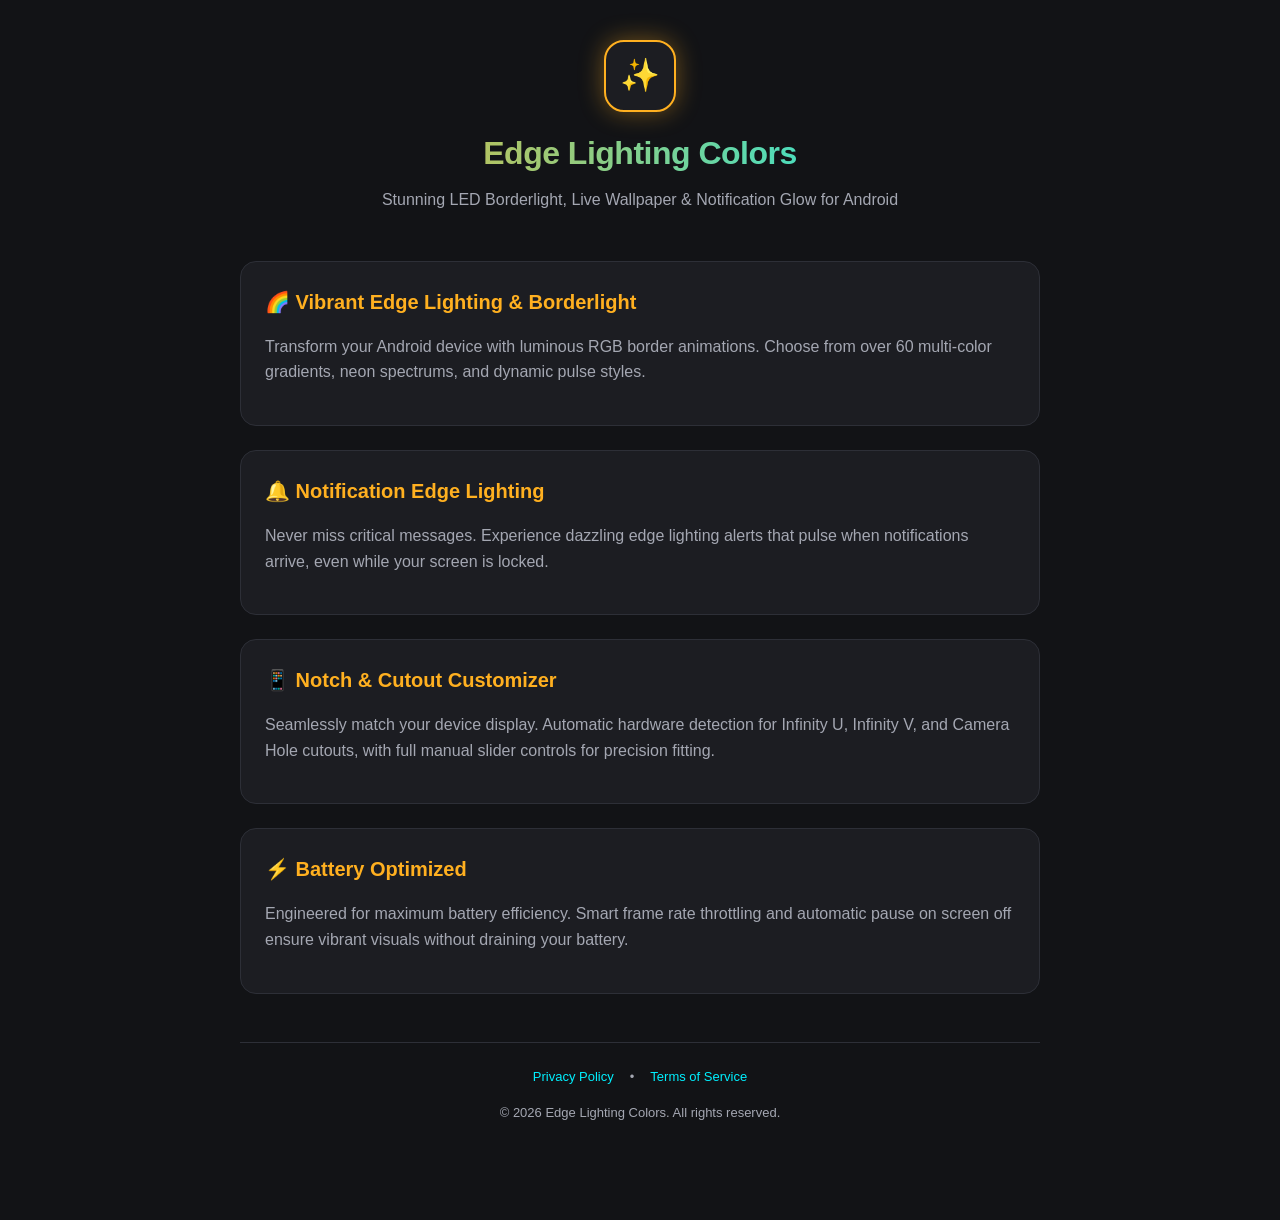
<file: apps/com.qz.edgelightingcolors/web/index.html>
<!doctype html>
<html lang="en">
<head>
  <meta charset="utf-8">
  <meta name="viewport" content="width=device-width, initial-scale=1">
  <title>Edge Lighting Colors — Borderlight & LED Glow</title>
  <link rel="stylesheet" href="style.css">
</head>
<body>
  <div class="container">
    <header>
      <div class="logo-badge">
        <span style="font-size: 32px;">✨</span>
      </div>
      <h1>Edge Lighting Colors</h1>
      <p class="tagline">Stunning LED Borderlight, Live Wallpaper & Notification Glow for Android</p>
    </header>

    <div class="card">
      <h2>🌈 Vibrant Edge Lighting & Borderlight</h2>
      <p>Transform your Android device with luminous RGB border animations. Choose from over 60 multi-color gradients, neon spectrums, and dynamic pulse styles.</p>
    </div>

    <div class="card">
      <h2>🔔 Notification Edge Lighting</h2>
      <p>Never miss critical messages. Experience dazzling edge lighting alerts that pulse when notifications arrive, even while your screen is locked.</p>
    </div>

    <div class="card">
      <h2>📱 Notch & Cutout Customizer</h2>
      <p>Seamlessly match your device display. Automatic hardware detection for Infinity U, Infinity V, and Camera Hole cutouts, with full manual slider controls for precision fitting.</p>
    </div>

    <div class="card">
      <h2>⚡ Battery Optimized</h2>
      <p>Engineered for maximum battery efficiency. Smart frame rate throttling and automatic pause on screen off ensure vibrant visuals without draining your battery.</p>
    </div>

    <footer>
      <div class="nav-links">
        <a href="privacy-policy.html">Privacy Policy</a>
        <span>•</span>
        <a href="terms.html">Terms of Service</a>
      </div>
      <p>© 2026 Edge Lighting Colors. All rights reserved.</p>
    </footer>
  </div>
</body>
</html>
</file>
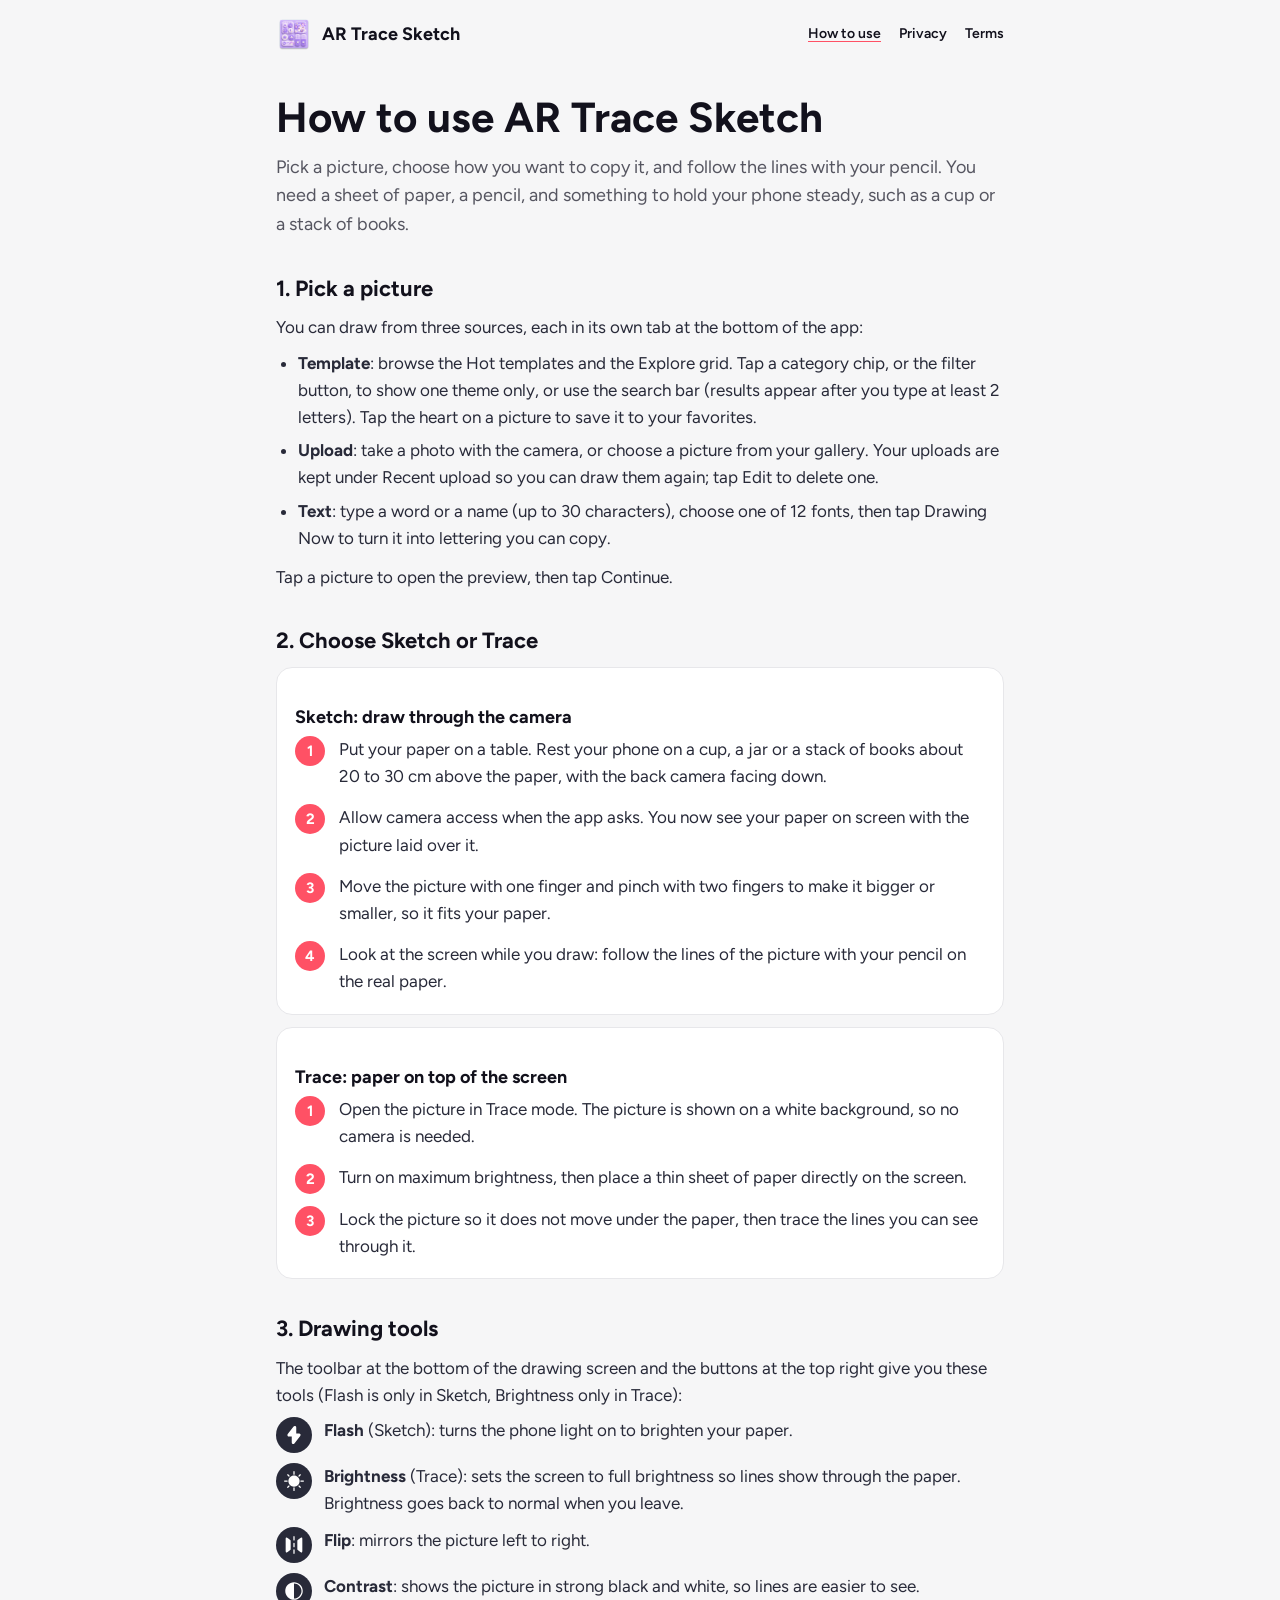
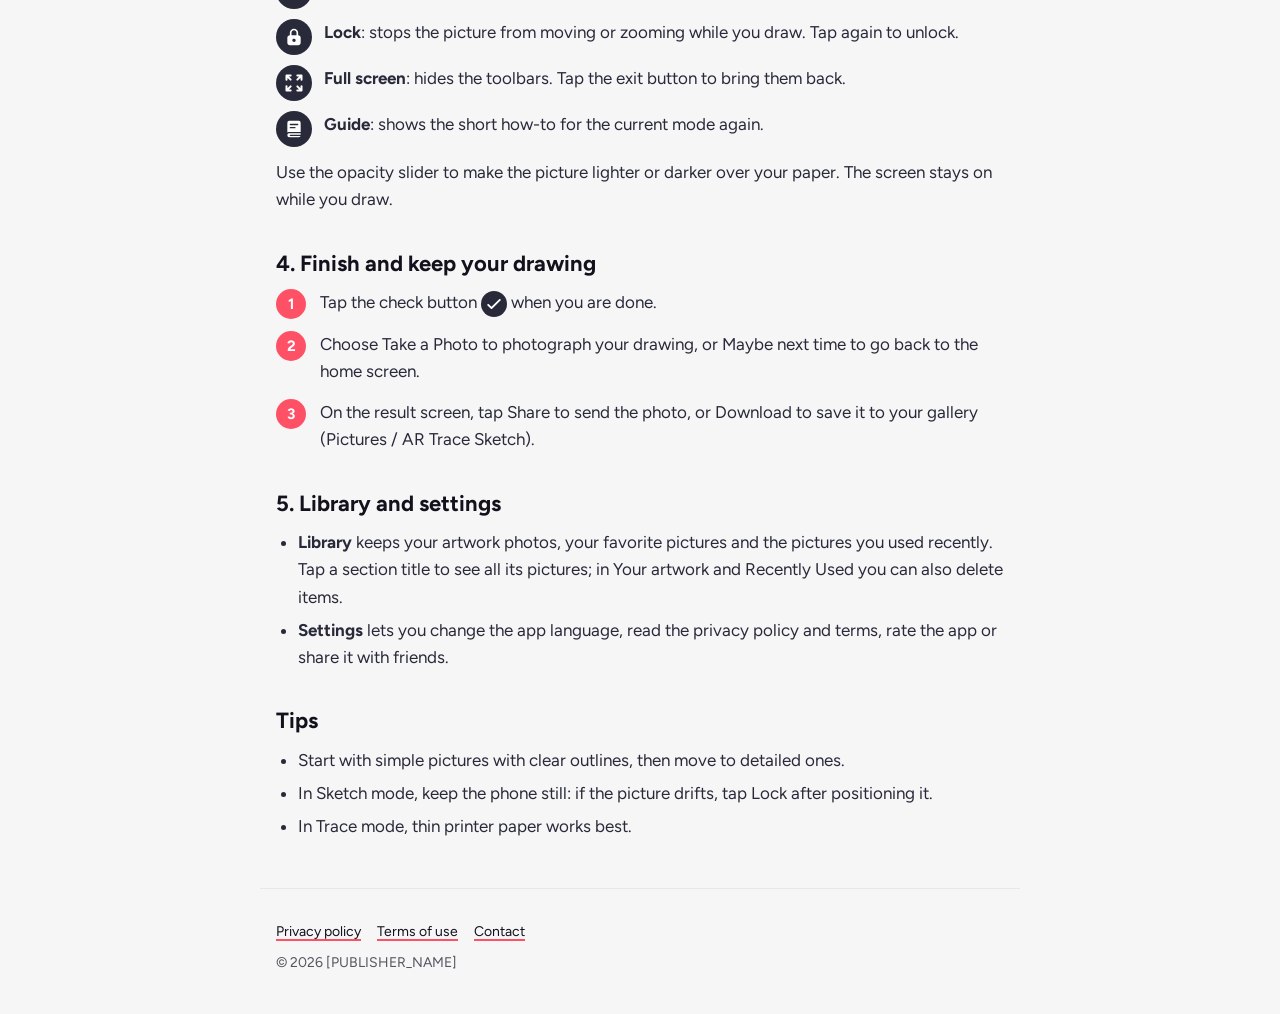
<file: apps/com.qz.artracesketch/web/how-to-use.html>
<!DOCTYPE html>
<html lang="en">
<head>
<meta charset="utf-8">
<meta name="viewport" content="width=device-width,initial-scale=1">
<title>How to Use - AR Trace Sketch</title>
<meta name="description" content="Step-by-step guide to drawing with AR Trace Sketch: pick a picture, then copy it onto paper in Sketch (camera) or Trace mode.">
<link rel="icon" href="img/icon.png">
<link rel="stylesheet" href="style.css">
</head>
<body>
<header class="bar">
  <a class="brand" href="how-to-use.html"><img src="img/icon.png" width="36" height="36" alt="">AR Trace Sketch</a>
  <nav aria-label="Site"><a href="how-to-use.html" aria-current="page">How to use</a><a href="privacy-policy.html">Privacy</a><a href="terms.html">Terms</a></nav>
</header>
<main class="doc">
<h1>How to use AR Trace Sketch</h1>
<p class="lead">Pick a picture, choose how you want to copy it, and follow the lines with your pencil. You need a sheet of paper, a pencil, and something to hold your phone steady, such as a cup or a stack of books.</p>

<h2 id="pick">1. Pick a picture</h2>
<p>You can draw from three sources, each in its own tab at the bottom of the app:</p>
<ul>
<li><strong>Template</strong>: browse the Hot templates and the Explore grid. Tap a category chip, or the filter button, to show one theme only, or use the search bar (results appear after you type at least 2 letters). Tap the heart on a picture to save it to your favorites.</li>
<li><strong>Upload</strong>: take a photo with the camera, or choose a picture from your gallery. Your uploads are kept under Recent upload so you can draw them again; tap Edit to delete one.</li>
<li><strong>Text</strong>: type a word or a name (up to 30 characters), choose one of 12 fonts, then tap Drawing Now to turn it into lettering you can copy.</li>
</ul>
<p>Tap a picture to open the preview, then tap Continue.</p>

<h2 id="mode">2. Choose Sketch or Trace</h2>
<div class="card">
<h3 id="sketch">Sketch: draw through the camera</h3>
<ol class="steps">
<li>Put your paper on a table. Rest your phone on a cup, a jar or a stack of books about 20 to 30 cm above the paper, with the back camera facing down.</li>
<li>Allow camera access when the app asks. You now see your paper on screen with the picture laid over it.</li>
<li>Move the picture with one finger and pinch with two fingers to make it bigger or smaller, so it fits your paper.</li>
<li>Look at the screen while you draw: follow the lines of the picture with your pencil on the real paper.</li>
</ol>
</div>
<div class="card">
<h3 id="trace">Trace: paper on top of the screen</h3>
<ol class="steps">
<li>Open the picture in Trace mode. The picture is shown on a white background, so no camera is needed.</li>
<li>Turn on maximum brightness, then place a thin sheet of paper directly on the screen.</li>
<li>Lock the picture so it does not move under the paper, then trace the lines you can see through it.</li>
</ol>
</div>

<h2 id="tools">3. Drawing tools</h2>
<p>The toolbar at the bottom of the drawing screen and the buttons at the top right give you these tools (Flash is only in Sketch, Brightness only in Trace):</p>
<ul class="tools">
<li><span class="tool"><img src="img/ic_tool_flash_on.svg" width="20" height="20" alt=""></span><span><strong>Flash</strong> (Sketch): turns the phone light on to brighten your paper.</span></li>
<li><span class="tool"><img src="img/ic_tool_sun.svg" width="20" height="20" alt=""></span><span><strong>Brightness</strong> (Trace): sets the screen to full brightness so lines show through the paper. Brightness goes back to normal when you leave.</span></li>
<li><span class="tool"><img src="img/ic_tool_flip.svg" width="20" height="20" alt=""></span><span><strong>Flip</strong>: mirrors the picture left to right.</span></li>
<li><span class="tool"><img src="img/ic_tool_contrast.svg" width="20" height="20" alt=""></span><span><strong>Contrast</strong>: shows the picture in strong black and white, so lines are easier to see.</span></li>
<li><span class="tool"><img src="img/ic_tool_lock.svg" width="20" height="20" alt=""></span><span><strong>Lock</strong>: stops the picture from moving or zooming while you draw. Tap again to unlock.</span></li>
<li><span class="tool"><img src="img/ic_tool_fullscreen.svg" width="20" height="20" alt=""></span><span><strong>Full screen</strong>: hides the toolbars. Tap the exit button to bring them back.</span></li>
<li><span class="tool"><img src="img/ic_tool_guide.svg" width="20" height="20" alt=""></span><span><strong>Guide</strong>: shows the short how-to for the current mode again.</span></li>
</ul>
<p>Use the opacity slider to make the picture lighter or darker over your paper. The screen stays on while you draw.</p>

<h2 id="finish">4. Finish and keep your drawing</h2>
<ol class="steps">
<li>Tap the check button <span class="tool" style="display:inline-grid;width:26px;height:26px;vertical-align:middle"><img src="img/ic_tool_check.svg" width="16" height="16" alt="Finish"></span> when you are done.</li>
<li>Choose Take a Photo to photograph your drawing, or Maybe next time to go back to the home screen.</li>
<li>On the result screen, tap Share to send the photo, or Download to save it to your gallery (Pictures / AR Trace Sketch).</li>
</ol>

<h2 id="library">5. Library and settings</h2>
<ul>
<li><strong>Library</strong> keeps your artwork photos, your favorite pictures and the pictures you used recently. Tap a section title to see all its pictures; in Your artwork and Recently Used you can also delete items.</li>
<li><strong>Settings</strong> lets you change the app language, read the privacy policy and terms, rate the app or share it with friends.</li>
</ul>

<h2 id="tips">Tips</h2>
<ul>
<li>Start with simple pictures with clear outlines, then move to detailed ones.</li>
<li>In Sketch mode, keep the phone still: if the picture drifts, tap Lock after positioning it.</li>
<li>In Trace mode, thin printer paper works best.</li>
</ul>
</main>
<footer class="foot">
  <nav aria-label="Legal"><a href="privacy-policy.html">Privacy policy</a><a href="terms.html">Terms of use</a><a href="mailto:[CONTACT_EMAIL]">Contact</a></nav>
  <p>&copy; 2026 [PUBLISHER_NAME]</p>
</footer>
</body>
</html>
</file>
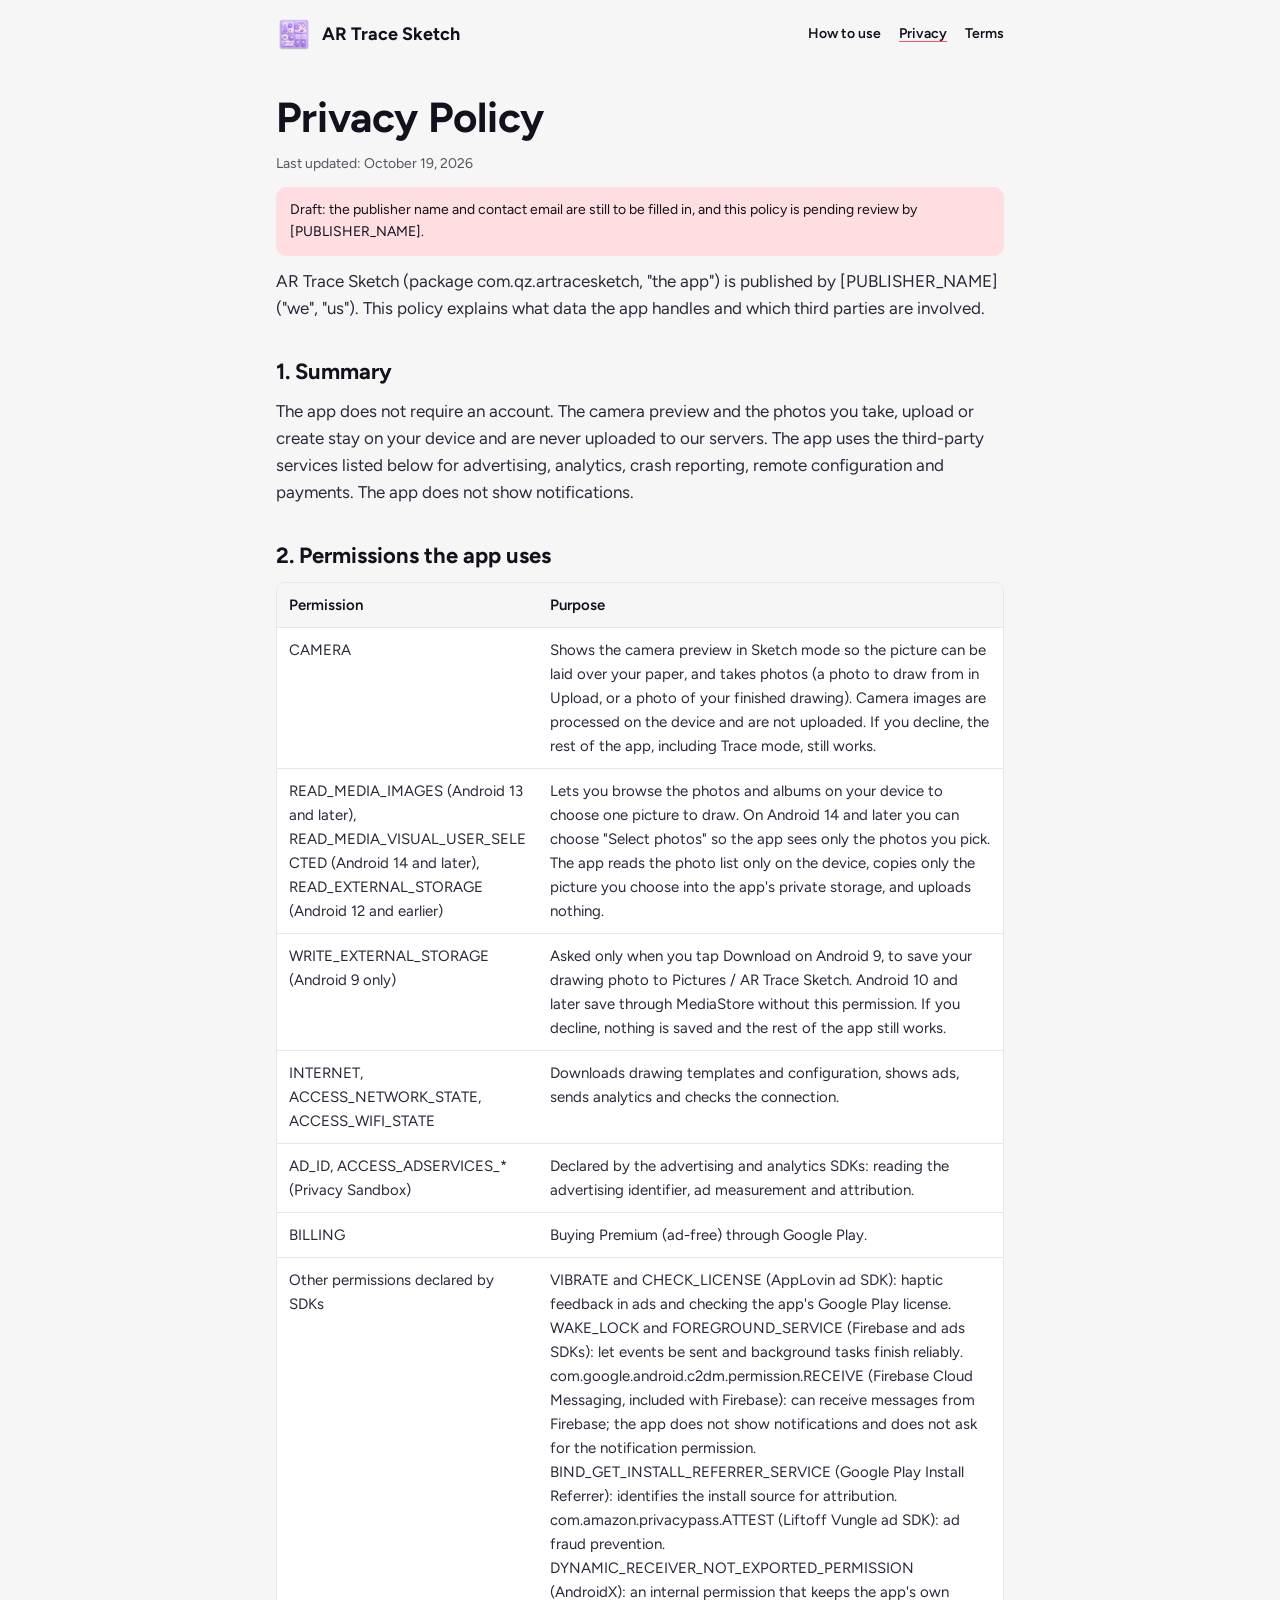
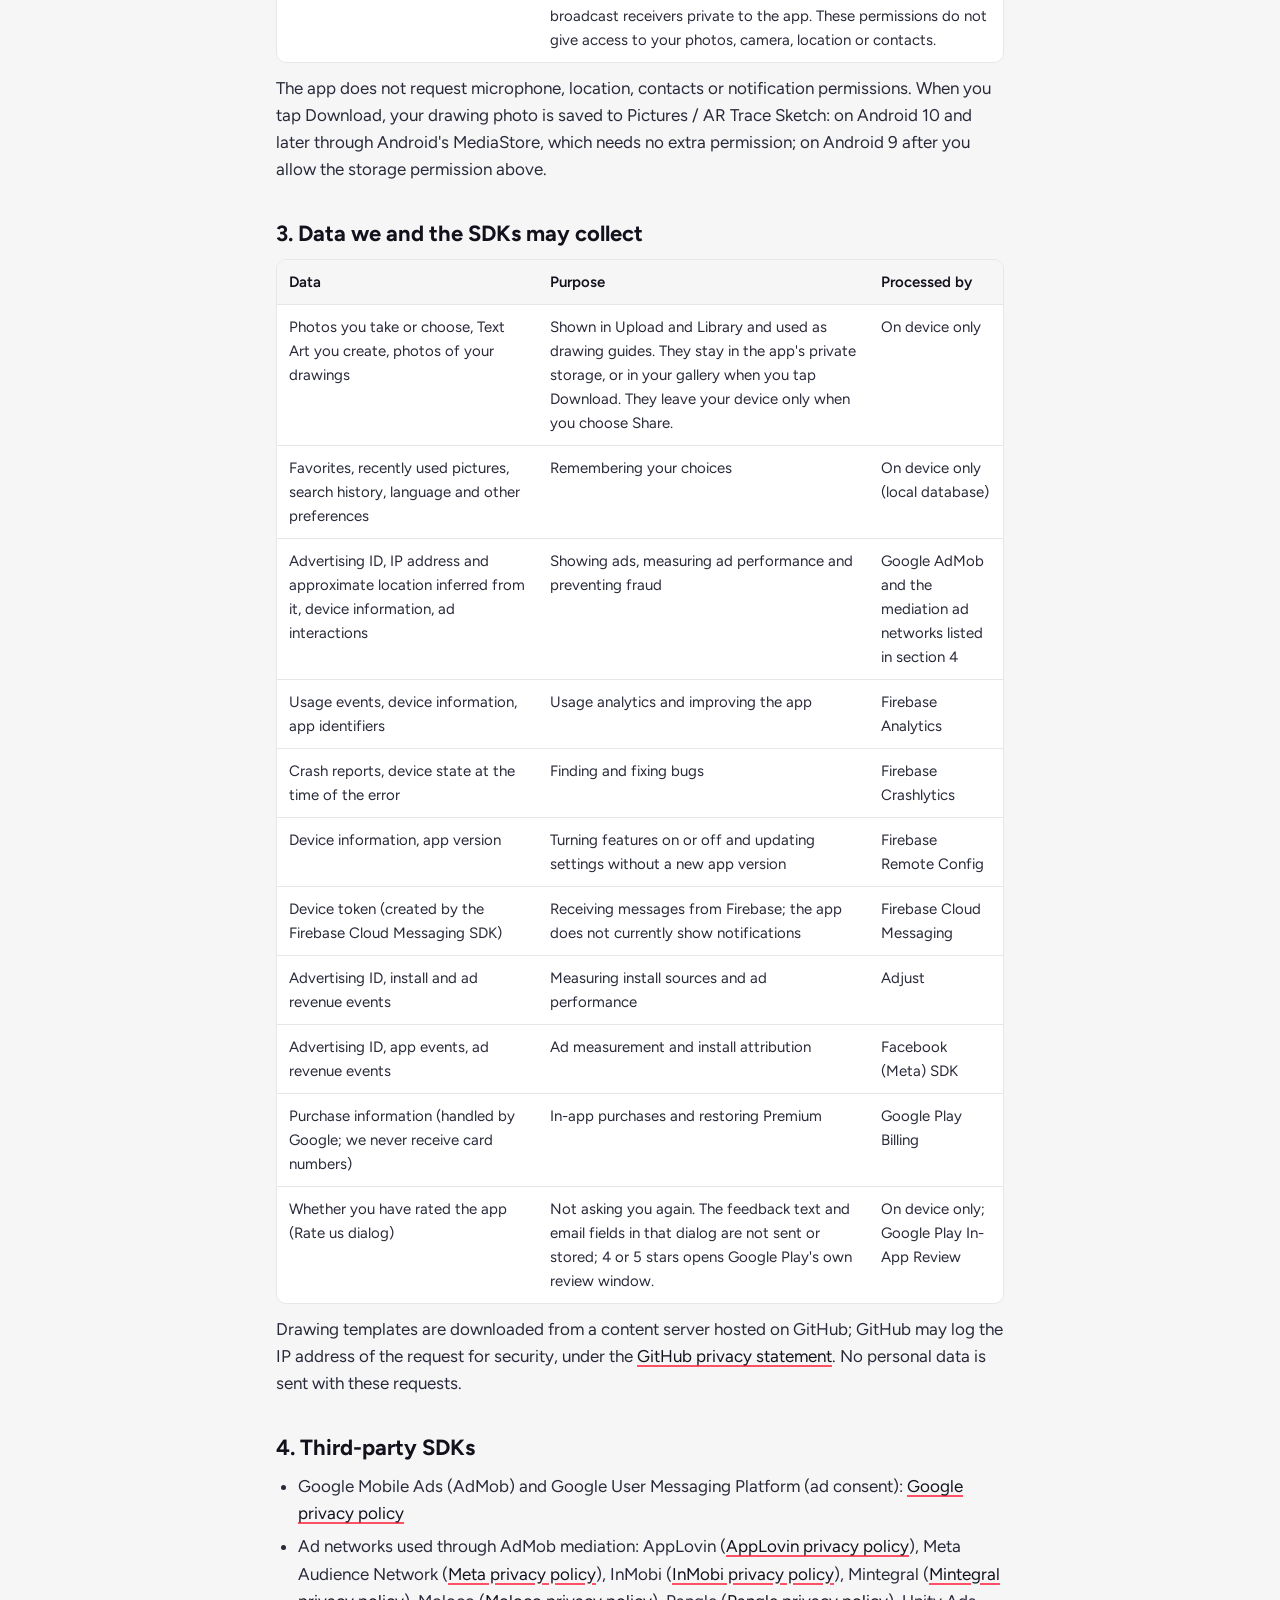
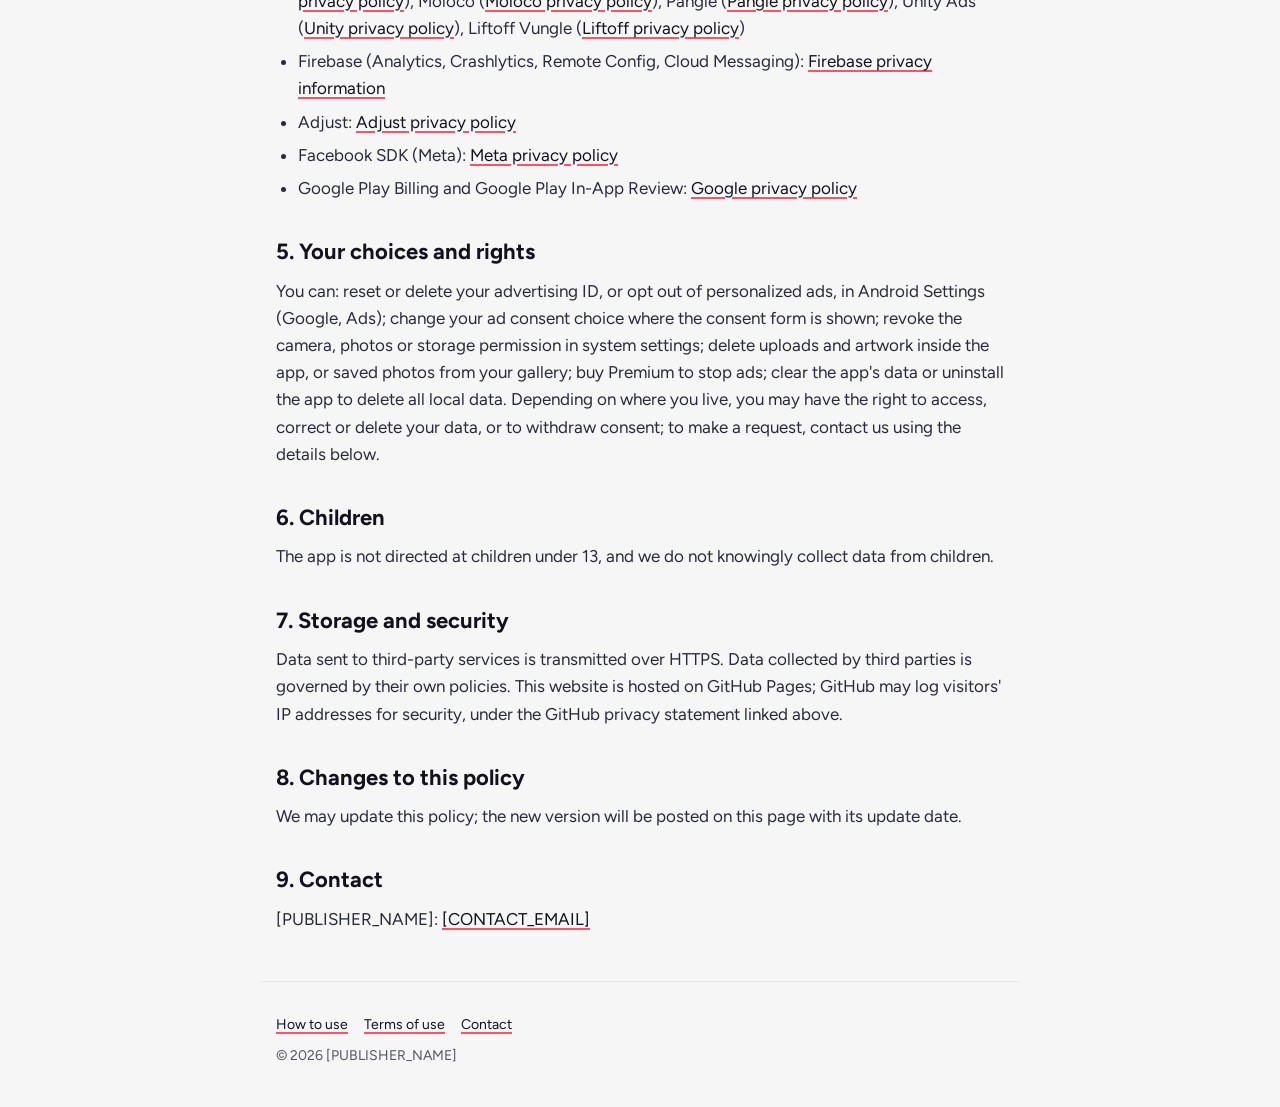
<file: apps/com.qz.artracesketch/web/privacy-policy.html>
<!DOCTYPE html>
<html lang="en">
<head>
<meta charset="utf-8">
<meta name="viewport" content="width=device-width,initial-scale=1">
<title>Privacy Policy - AR Trace Sketch</title>
<link rel="icon" href="img/icon.png">
<link rel="stylesheet" href="style.css">
</head>
<body>
<header class="bar">
  <a class="brand" href="how-to-use.html"><img src="img/icon.png" width="36" height="36" alt="">AR Trace Sketch</a>
  <nav aria-label="Site"><a href="how-to-use.html">How to use</a><a href="privacy-policy.html" aria-current="page">Privacy</a><a href="terms.html">Terms</a></nav>
</header>
<main class="doc">
<h1>Privacy Policy</h1>
<p class="meta">Last updated: October 19, 2026</p>
<p class="note">Draft: the publisher name and contact email are still to be filled in, and this policy is pending review by [PUBLISHER_NAME].</p>
<p>AR Trace Sketch (package com.qz.artracesketch, "the app") is published by [PUBLISHER_NAME] ("we", "us"). This policy explains what data the app handles and which third parties are involved.</p>

<h2>1. Summary</h2>
<p>The app does not require an account. The camera preview and the photos you take, upload or create stay on your device and are never uploaded to our servers. The app uses the third-party services listed below for advertising, analytics, crash reporting, remote configuration and payments. The app does not show notifications.</p>

<h2>2. Permissions the app uses</h2>
<div class="table-wrap"><table>
<tr><th>Permission</th><th>Purpose</th></tr>
<tr><td>CAMERA</td><td>Shows the camera preview in Sketch mode so the picture can be laid over your paper, and takes photos (a photo to draw from in Upload, or a photo of your finished drawing). Camera images are processed on the device and are not uploaded. If you decline, the rest of the app, including Trace mode, still works.</td></tr>
<tr><td>READ_MEDIA_IMAGES (Android 13 and later), READ_MEDIA_VISUAL_USER_SELECTED (Android 14 and later), READ_EXTERNAL_STORAGE (Android 12 and earlier)</td><td>Lets you browse the photos and albums on your device to choose one picture to draw. On Android 14 and later you can choose "Select photos" so the app sees only the photos you pick. The app reads the photo list only on the device, copies only the picture you choose into the app's private storage, and uploads nothing.</td></tr>
<tr><td>WRITE_EXTERNAL_STORAGE (Android 9 only)</td><td>Asked only when you tap Download on Android 9, to save your drawing photo to Pictures / AR Trace Sketch. Android 10 and later save through MediaStore without this permission. If you decline, nothing is saved and the rest of the app still works.</td></tr>
<tr><td>INTERNET, ACCESS_NETWORK_STATE, ACCESS_WIFI_STATE</td><td>Downloads drawing templates and configuration, shows ads, sends analytics and checks the connection.</td></tr>
<tr><td>AD_ID, ACCESS_ADSERVICES_* (Privacy Sandbox)</td><td>Declared by the advertising and analytics SDKs: reading the advertising identifier, ad measurement and attribution.</td></tr>
<tr><td>BILLING</td><td>Buying Premium (ad-free) through Google Play.</td></tr>
<tr><td>Other permissions declared by SDKs</td><td>VIBRATE and CHECK_LICENSE (AppLovin ad SDK): haptic feedback in ads and checking the app's Google Play license. WAKE_LOCK and FOREGROUND_SERVICE (Firebase and ads SDKs): let events be sent and background tasks finish reliably. com.google.android.c2dm.permission.RECEIVE (Firebase Cloud Messaging, included with Firebase): can receive messages from Firebase; the app does not show notifications and does not ask for the notification permission. BIND_GET_INSTALL_REFERRER_SERVICE (Google Play Install Referrer): identifies the install source for attribution. com.amazon.privacypass.ATTEST (Liftoff Vungle ad SDK): ad fraud prevention. DYNAMIC_RECEIVER_NOT_EXPORTED_PERMISSION (AndroidX): an internal permission that keeps the app's own broadcast receivers private to the app. These permissions do not give access to your photos, camera, location or contacts.</td></tr>
</table></div>
<p>The app does not request microphone, location, contacts or notification permissions. When you tap Download, your drawing photo is saved to Pictures / AR Trace Sketch: on Android 10 and later through Android's MediaStore, which needs no extra permission; on Android 9 after you allow the storage permission above.</p>

<h2>3. Data we and the SDKs may collect</h2>
<div class="table-wrap"><table>
<tr><th>Data</th><th>Purpose</th><th>Processed by</th></tr>
<tr><td>Photos you take or choose, Text Art you create, photos of your drawings</td><td>Shown in Upload and Library and used as drawing guides. They stay in the app's private storage, or in your gallery when you tap Download. They leave your device only when you choose Share.</td><td>On device only</td></tr>
<tr><td>Favorites, recently used pictures, search history, language and other preferences</td><td>Remembering your choices</td><td>On device only (local database)</td></tr>
<tr><td>Advertising ID, IP address and approximate location inferred from it, device information, ad interactions</td><td>Showing ads, measuring ad performance and preventing fraud</td><td>Google AdMob and the mediation ad networks listed in section 4</td></tr>
<tr><td>Usage events, device information, app identifiers</td><td>Usage analytics and improving the app</td><td>Firebase Analytics</td></tr>
<tr><td>Crash reports, device state at the time of the error</td><td>Finding and fixing bugs</td><td>Firebase Crashlytics</td></tr>
<tr><td>Device information, app version</td><td>Turning features on or off and updating settings without a new app version</td><td>Firebase Remote Config</td></tr>
<tr><td>Device token (created by the Firebase Cloud Messaging SDK)</td><td>Receiving messages from Firebase; the app does not currently show notifications</td><td>Firebase Cloud Messaging</td></tr>
<tr><td>Advertising ID, install and ad revenue events</td><td>Measuring install sources and ad performance</td><td>Adjust</td></tr>
<tr><td>Advertising ID, app events, ad revenue events</td><td>Ad measurement and install attribution</td><td>Facebook (Meta) SDK</td></tr>
<tr><td>Purchase information (handled by Google; we never receive card numbers)</td><td>In-app purchases and restoring Premium</td><td>Google Play Billing</td></tr>
<tr><td>Whether you have rated the app (Rate us dialog)</td><td>Not asking you again. The feedback text and email fields in that dialog are not sent or stored; 4 or 5 stars opens Google Play's own review window.</td><td>On device only; Google Play In-App Review</td></tr>
</table></div>
<p>Drawing templates are downloaded from a content server hosted on GitHub; GitHub may log the IP address of the request for security, under the <a href="https://docs.github.com/en/site-policy/privacy-policies/github-general-privacy-statement">GitHub privacy statement</a>. No personal data is sent with these requests.</p>

<h2>4. Third-party SDKs</h2>
<ul>
<li>Google Mobile Ads (AdMob) and Google User Messaging Platform (ad consent): <a href="https://policies.google.com/privacy">Google privacy policy</a></li>
<li>Ad networks used through AdMob mediation: AppLovin (<a href="https://legal.applovin.com/privacy/">AppLovin privacy policy</a>), Meta Audience Network (<a href="https://www.facebook.com/privacy/policy/">Meta privacy policy</a>), InMobi (<a href="https://advertising.inmobi.com/privacy-policy">InMobi privacy policy</a>), Mintegral (<a href="https://www.mintegral.com/en/privacy">Mintegral privacy policy</a>), Moloco (<a href="https://www.moloco.com/terms-and-policies/privacy-portal">Moloco privacy policy</a>), Pangle (<a href="https://www.pangleglobal.com/privacy">Pangle privacy policy</a>), Unity Ads (<a href="https://unity.com/legal/privacy-policy">Unity privacy policy</a>), Liftoff Vungle (<a href="https://liftoff.ai/privacy-policy/">Liftoff privacy policy</a>)</li>
<li>Firebase (Analytics, Crashlytics, Remote Config, Cloud Messaging): <a href="https://firebase.google.com/support/privacy">Firebase privacy information</a></li>
<li>Adjust: <a href="https://www.adjust.com/terms/privacy-policy/">Adjust privacy policy</a></li>
<li>Facebook SDK (Meta): <a href="https://www.facebook.com/privacy/policy/">Meta privacy policy</a></li>
<li>Google Play Billing and Google Play In-App Review: <a href="https://policies.google.com/privacy">Google privacy policy</a></li>
</ul>

<h2>5. Your choices and rights</h2>
<p>You can: reset or delete your advertising ID, or opt out of personalized ads, in Android Settings (Google, Ads); change your ad consent choice where the consent form is shown; revoke the camera, photos or storage permission in system settings; delete uploads and artwork inside the app, or saved photos from your gallery; buy Premium to stop ads; clear the app's data or uninstall the app to delete all local data. Depending on where you live, you may have the right to access, correct or delete your data, or to withdraw consent; to make a request, contact us using the details below.</p>

<h2>6. Children</h2>
<p>The app is not directed at children under 13, and we do not knowingly collect data from children.</p>

<h2>7. Storage and security</h2>
<p>Data sent to third-party services is transmitted over HTTPS. Data collected by third parties is governed by their own policies. This website is hosted on GitHub Pages; GitHub may log visitors' IP addresses for security, under the GitHub privacy statement linked above.</p>

<h2>8. Changes to this policy</h2>
<p>We may update this policy; the new version will be posted on this page with its update date.</p>

<h2>9. Contact</h2>
<p>[PUBLISHER_NAME]: <a href="mailto:[CONTACT_EMAIL]">[CONTACT_EMAIL]</a></p>
</main>
<footer class="foot">
  <nav aria-label="Site"><a href="how-to-use.html">How to use</a><a href="terms.html">Terms of use</a><a href="mailto:[CONTACT_EMAIL]">Contact</a></nav>
  <p>&copy; 2026 [PUBLISHER_NAME]</p>
</footer>
</body>
</html>
</file>
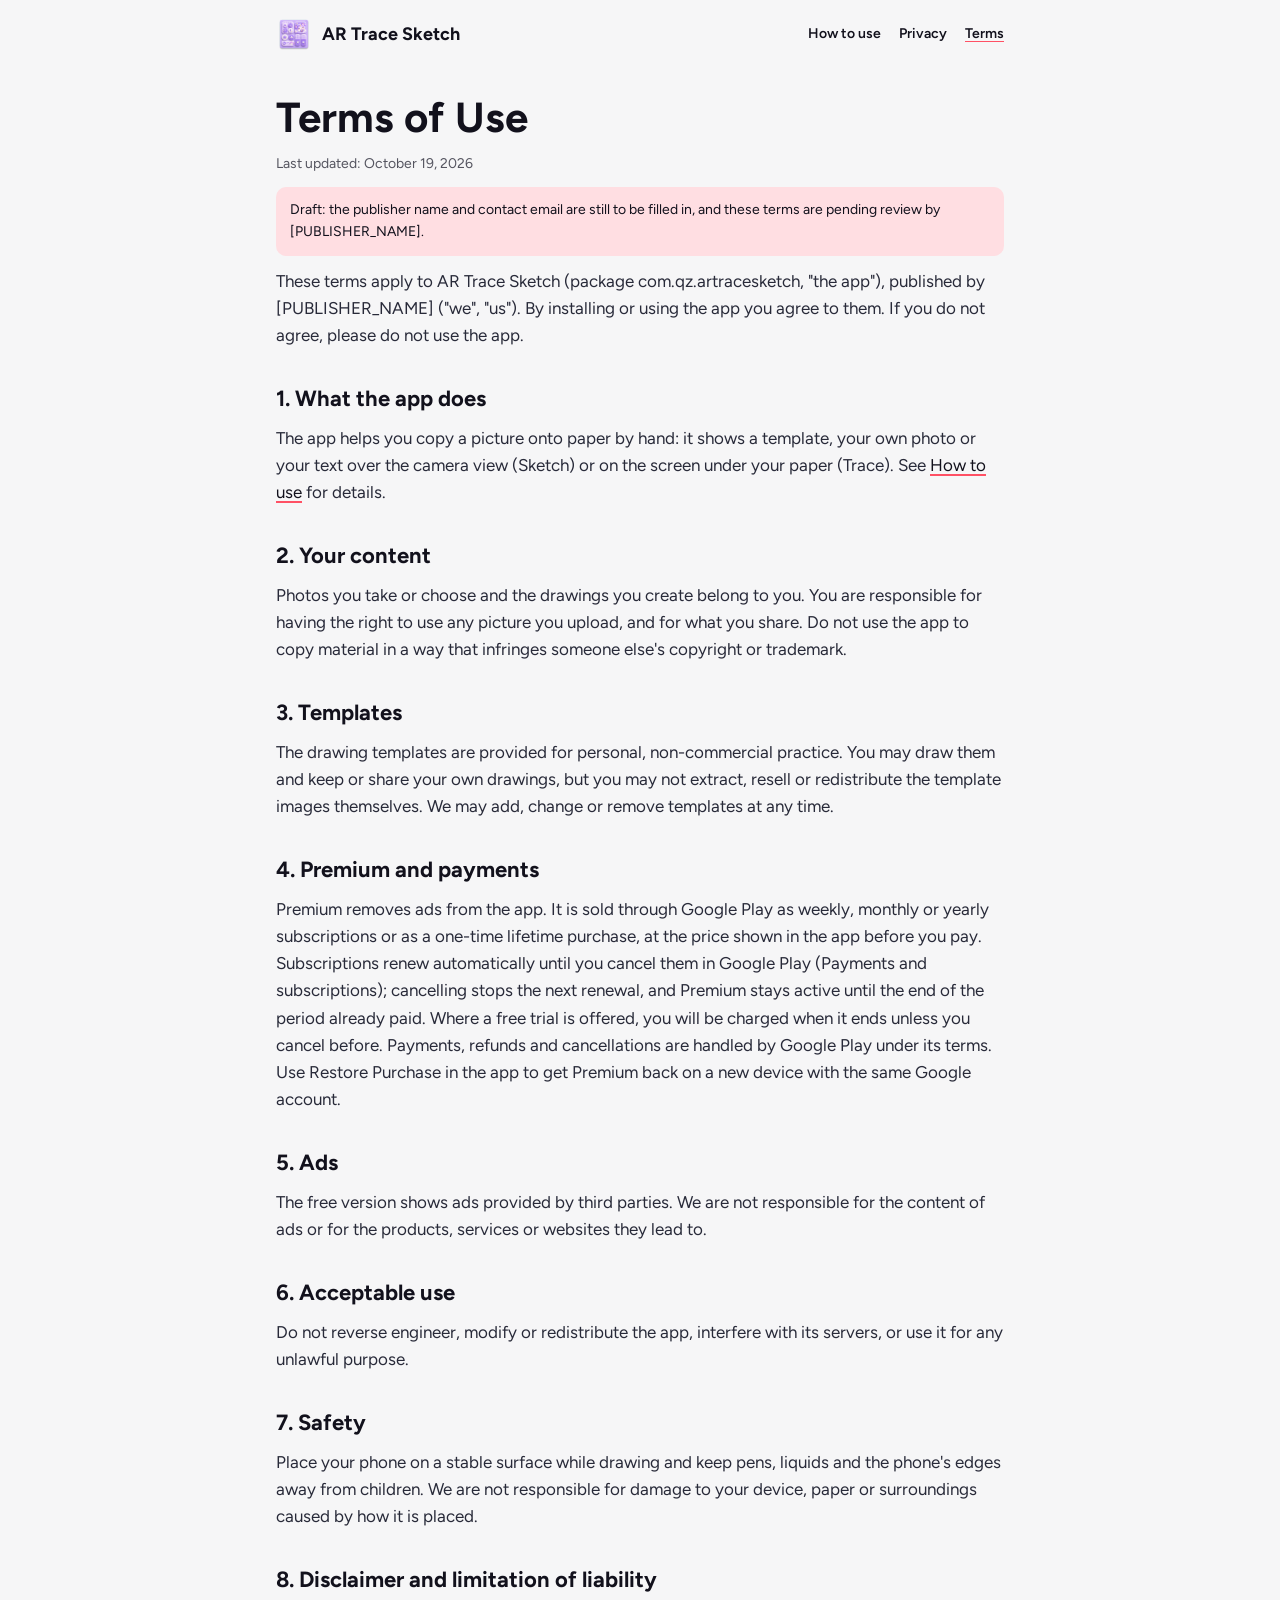
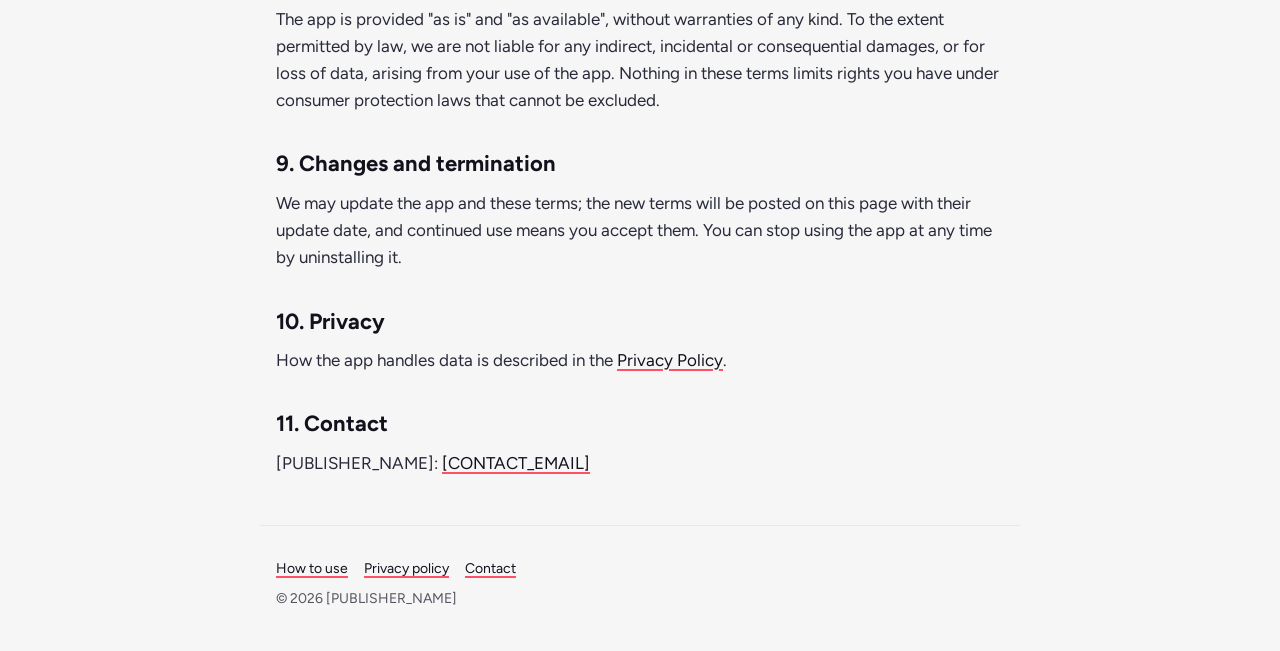
<file: apps/com.qz.artracesketch/web/terms.html>
<!DOCTYPE html>
<html lang="en">
<head>
<meta charset="utf-8">
<meta name="viewport" content="width=device-width,initial-scale=1">
<title>Terms of Use - AR Trace Sketch</title>
<link rel="icon" href="img/icon.png">
<link rel="stylesheet" href="style.css">
</head>
<body>
<header class="bar">
  <a class="brand" href="how-to-use.html"><img src="img/icon.png" width="36" height="36" alt="">AR Trace Sketch</a>
  <nav aria-label="Site"><a href="how-to-use.html">How to use</a><a href="privacy-policy.html">Privacy</a><a href="terms.html" aria-current="page">Terms</a></nav>
</header>
<main class="doc">
<h1>Terms of Use</h1>
<p class="meta">Last updated: October 19, 2026</p>
<p class="note">Draft: the publisher name and contact email are still to be filled in, and these terms are pending review by [PUBLISHER_NAME].</p>
<p>These terms apply to AR Trace Sketch (package com.qz.artracesketch, "the app"), published by [PUBLISHER_NAME] ("we", "us"). By installing or using the app you agree to them. If you do not agree, please do not use the app.</p>

<h2>1. What the app does</h2>
<p>The app helps you copy a picture onto paper by hand: it shows a template, your own photo or your text over the camera view (Sketch) or on the screen under your paper (Trace). See <a href="how-to-use.html">How to use</a> for details.</p>

<h2>2. Your content</h2>
<p>Photos you take or choose and the drawings you create belong to you. You are responsible for having the right to use any picture you upload, and for what you share. Do not use the app to copy material in a way that infringes someone else's copyright or trademark.</p>

<h2>3. Templates</h2>
<p>The drawing templates are provided for personal, non-commercial practice. You may draw them and keep or share your own drawings, but you may not extract, resell or redistribute the template images themselves. We may add, change or remove templates at any time.</p>

<h2>4. Premium and payments</h2>
<p>Premium removes ads from the app. It is sold through Google Play as weekly, monthly or yearly subscriptions or as a one-time lifetime purchase, at the price shown in the app before you pay. Subscriptions renew automatically until you cancel them in Google Play (Payments and subscriptions); cancelling stops the next renewal, and Premium stays active until the end of the period already paid. Where a free trial is offered, you will be charged when it ends unless you cancel before. Payments, refunds and cancellations are handled by Google Play under its terms. Use Restore Purchase in the app to get Premium back on a new device with the same Google account.</p>

<h2>5. Ads</h2>
<p>The free version shows ads provided by third parties. We are not responsible for the content of ads or for the products, services or websites they lead to.</p>

<h2>6. Acceptable use</h2>
<p>Do not reverse engineer, modify or redistribute the app, interfere with its servers, or use it for any unlawful purpose.</p>

<h2>7. Safety</h2>
<p>Place your phone on a stable surface while drawing and keep pens, liquids and the phone's edges away from children. We are not responsible for damage to your device, paper or surroundings caused by how it is placed.</p>

<h2>8. Disclaimer and limitation of liability</h2>
<p>The app is provided "as is" and "as available", without warranties of any kind. To the extent permitted by law, we are not liable for any indirect, incidental or consequential damages, or for loss of data, arising from your use of the app. Nothing in these terms limits rights you have under consumer protection laws that cannot be excluded.</p>

<h2>9. Changes and termination</h2>
<p>We may update the app and these terms; the new terms will be posted on this page with their update date, and continued use means you accept them. You can stop using the app at any time by uninstalling it.</p>

<h2>10. Privacy</h2>
<p>How the app handles data is described in the <a href="privacy-policy.html">Privacy Policy</a>.</p>

<h2>11. Contact</h2>
<p>[PUBLISHER_NAME]: <a href="mailto:[CONTACT_EMAIL]">[CONTACT_EMAIL]</a></p>
</main>
<footer class="foot">
  <nav aria-label="Site"><a href="how-to-use.html">How to use</a><a href="privacy-policy.html">Privacy policy</a><a href="mailto:[CONTACT_EMAIL]">Contact</a></nav>
  <p>&copy; 2026 [PUBLISHER_NAME]</p>
</footer>
</body>
</html>
</file>
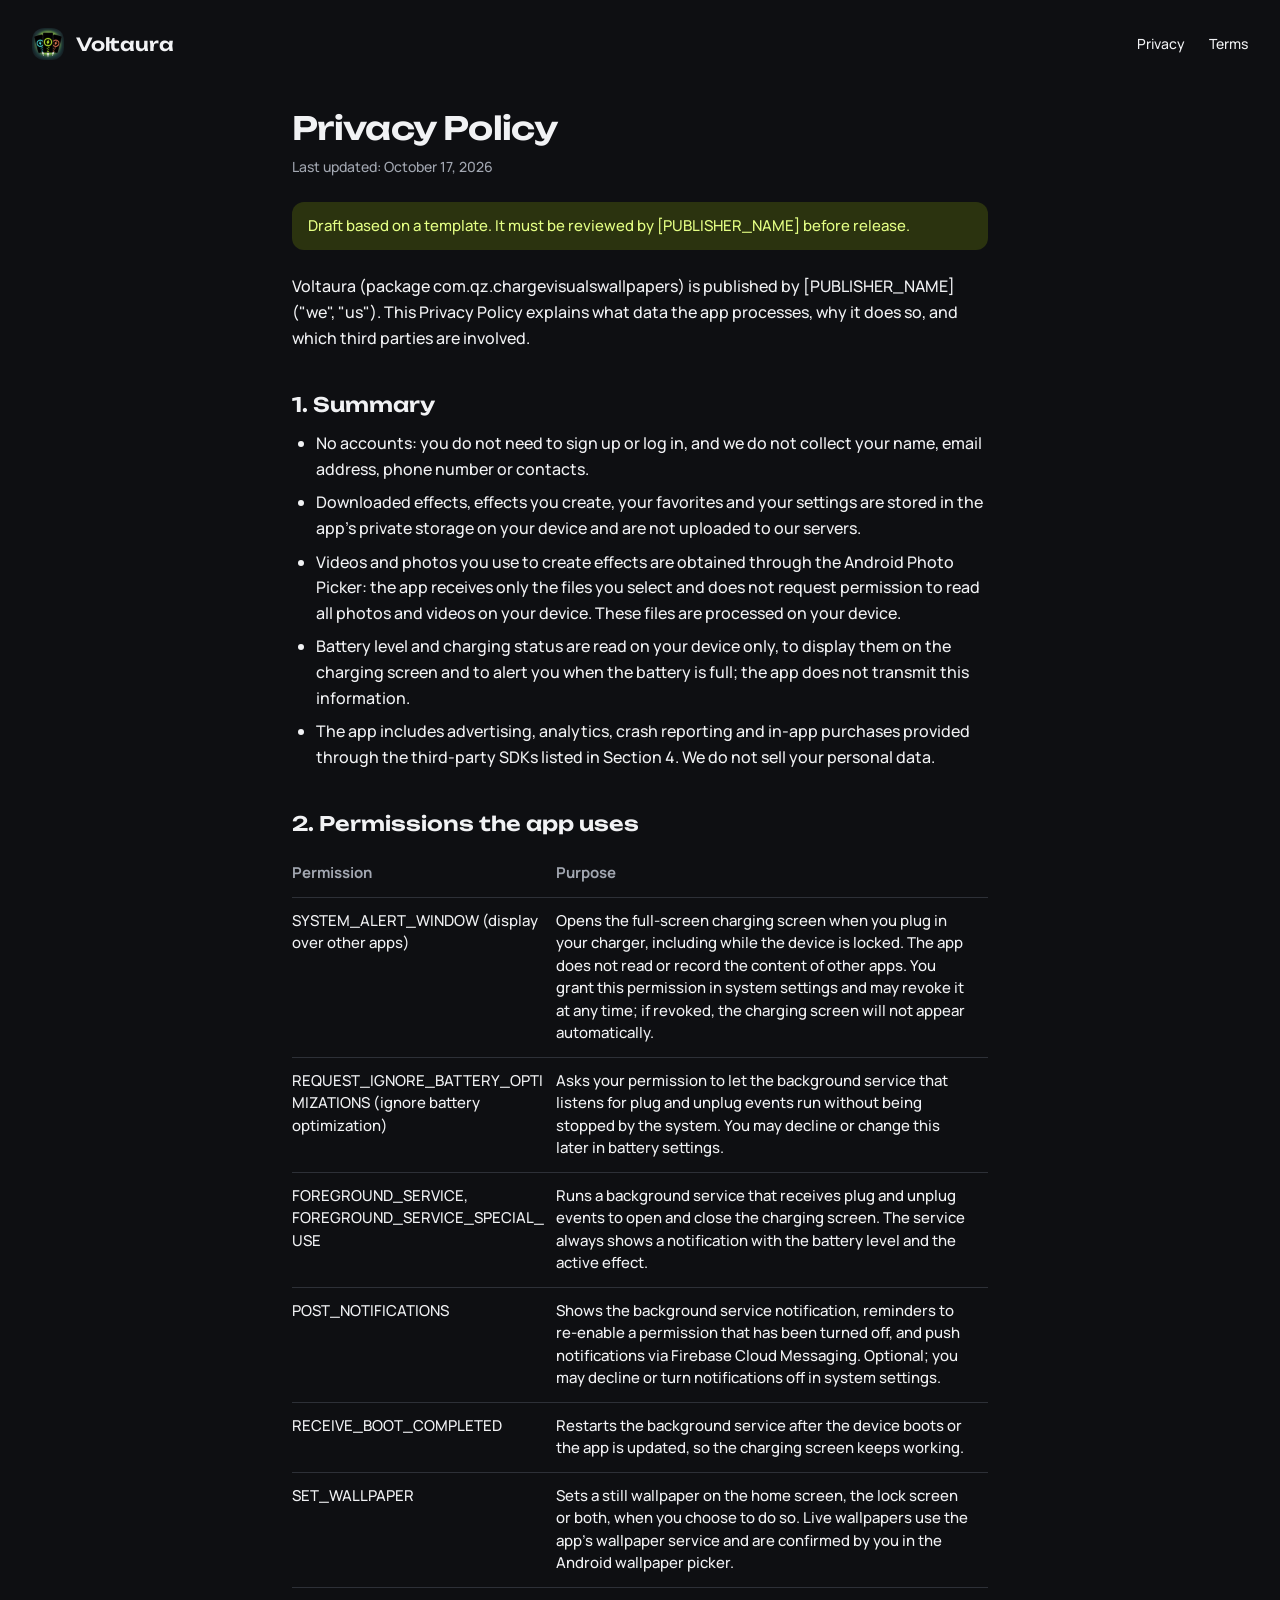
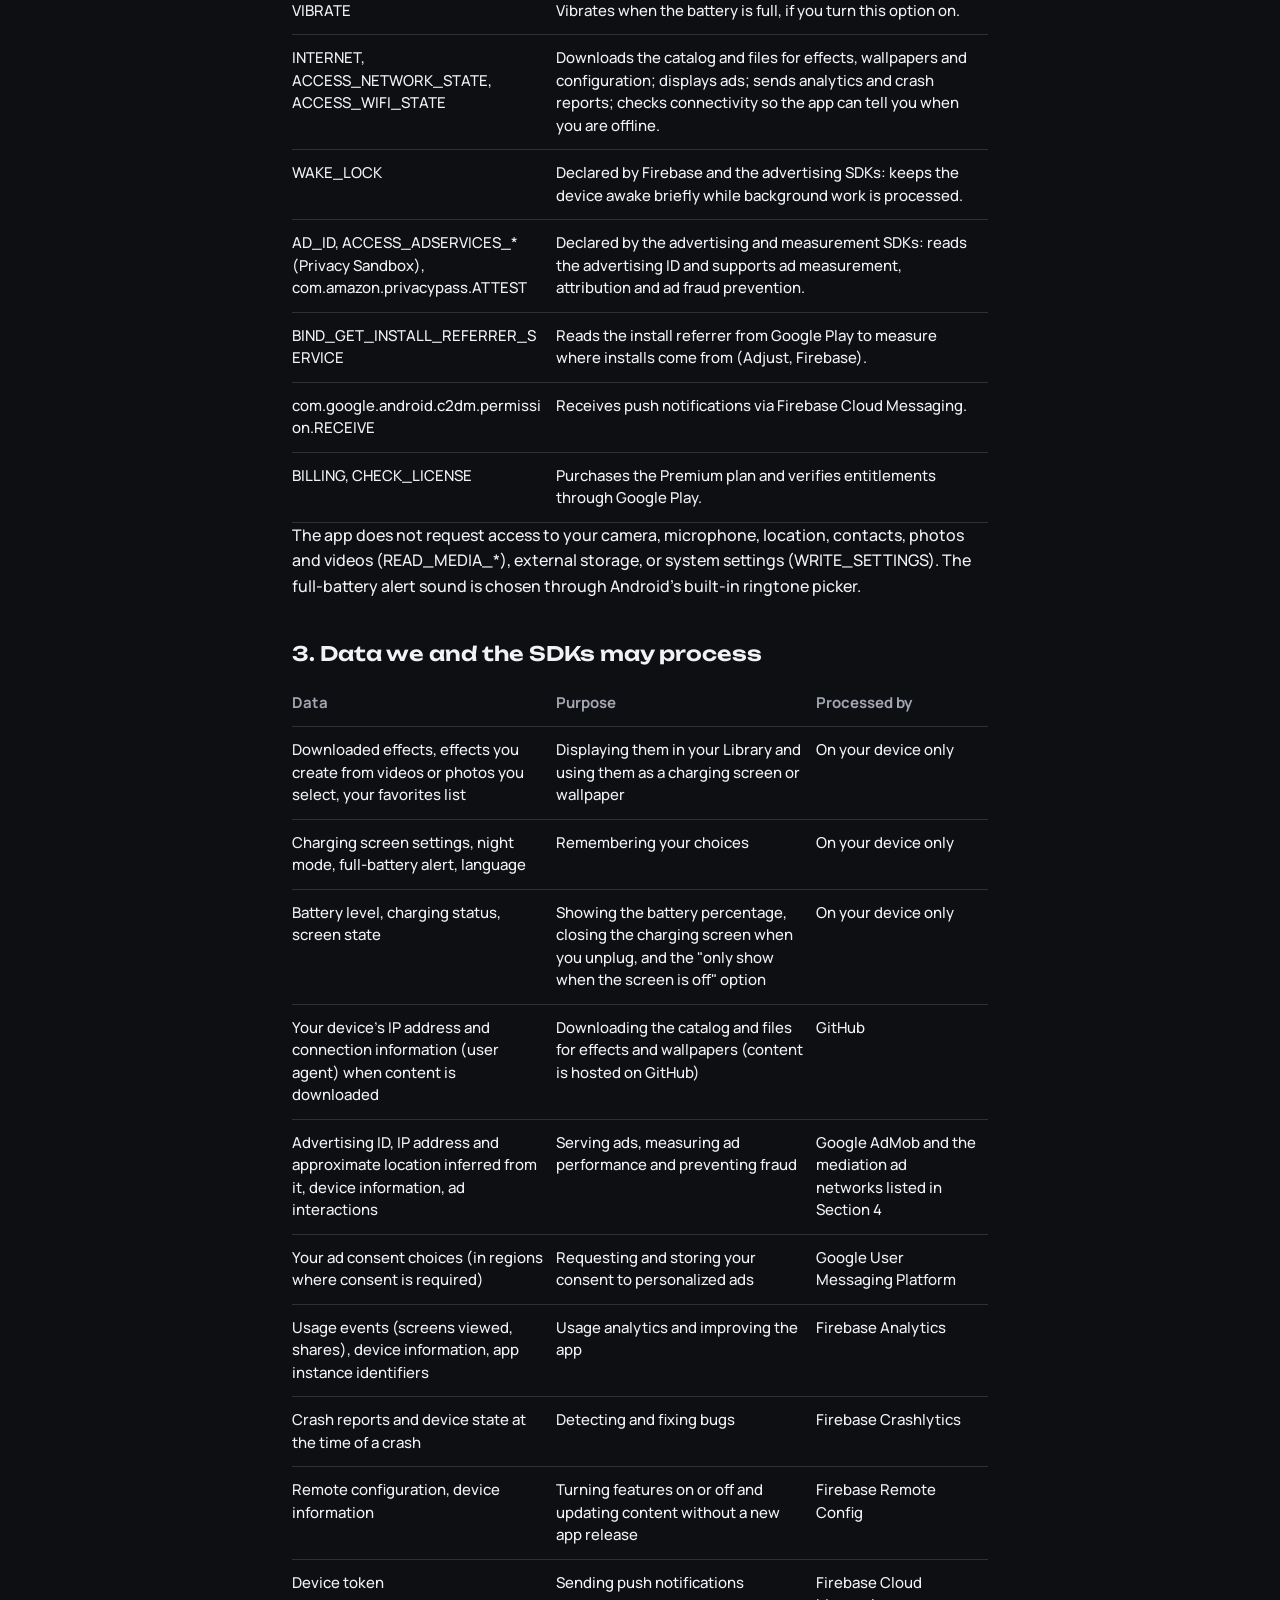
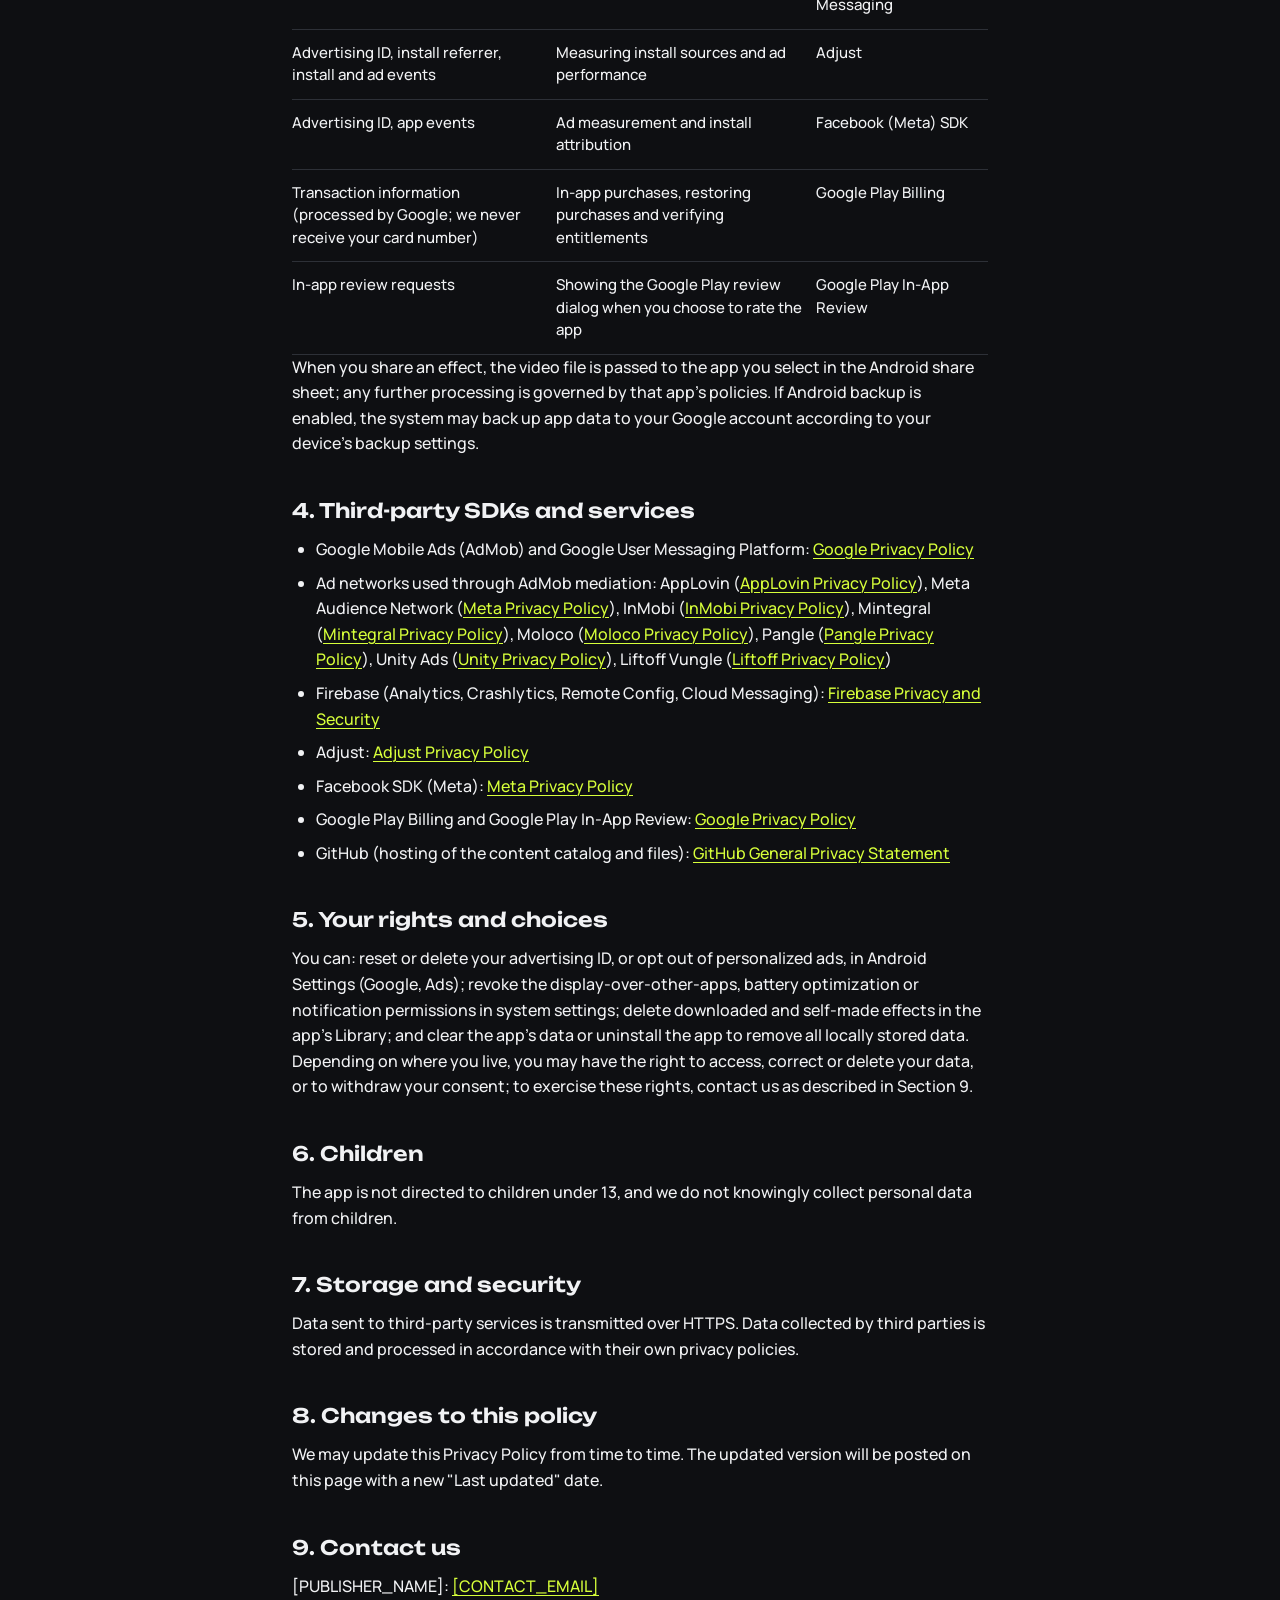
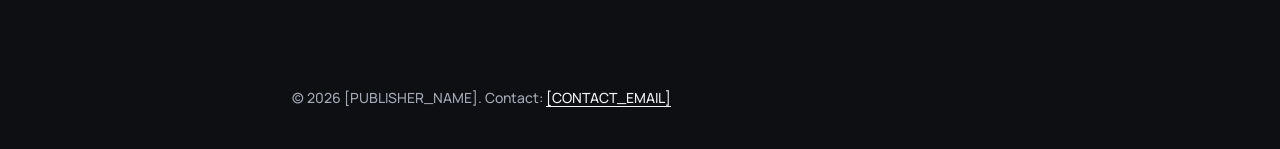
<file: apps/com.qz.chargevisualswallpapers/web/privacy-policy.html>
<!DOCTYPE html>
<html lang="en">
<head>
<meta charset="utf-8">
<meta name="viewport" content="width=device-width,initial-scale=1">
<title>Privacy Policy - Voltaura</title>
<meta name="theme-color" content="#0E0F12">
<link rel="icon" href="img/icon-96.png">
<link rel="stylesheet" href="tokens.css">
<link rel="stylesheet" href="style.css">
</head>
<body class="legal">
<header class="bar">
  <a class="wordmark" href="index.html"><img src="img/icon-96.png" width="32" height="32" alt="">Voltaura</a>
  <nav><a href="privacy-policy.html" aria-current="page">Privacy</a><a href="terms.html">Terms</a></nav>
</header>
<main>
<h1>Privacy Policy</h1>
<p class="updated">Last updated: October 17, 2026</p>
<p class="note">Draft based on a template. It must be reviewed by [PUBLISHER_NAME] before release.</p>
<p>Voltaura (package com.qz.chargevisualswallpapers) is published by [PUBLISHER_NAME] ("we", "us"). This Privacy Policy explains what data the app processes, why it does so, and which third parties are involved.</p>

<h2>1. Summary</h2>
<ul>
<li>No accounts: you do not need to sign up or log in, and we do not collect your name, email address, phone number or contacts.</li>
<li>Downloaded effects, effects you create, your favorites and your settings are stored in the app's private storage on your device and are not uploaded to our servers.</li>
<li>Videos and photos you use to create effects are obtained through the Android Photo Picker: the app receives only the files you select and does not request permission to read all photos and videos on your device. These files are processed on your device.</li>
<li>Battery level and charging status are read on your device only, to display them on the charging screen and to alert you when the battery is full; the app does not transmit this information.</li>
<li>The app includes advertising, analytics, crash reporting and in-app purchases provided through the third-party SDKs listed in Section 4. We do not sell your personal data.</li>
</ul>

<h2>2. Permissions the app uses</h2>
<div class="scroll"><table>
<tr><th>Permission</th><th>Purpose</th></tr>
<tr><td>SYSTEM_ALERT_WINDOW (display over other apps)</td><td>Opens the full-screen charging screen when you plug in your charger, including while the device is locked. The app does not read or record the content of other apps. You grant this permission in system settings and may revoke it at any time; if revoked, the charging screen will not appear automatically.</td></tr>
<tr><td>REQUEST_IGNORE_BATTERY_OPTIMIZATIONS (ignore battery optimization)</td><td>Asks your permission to let the background service that listens for plug and unplug events run without being stopped by the system. You may decline or change this later in battery settings.</td></tr>
<tr><td>FOREGROUND_SERVICE, FOREGROUND_SERVICE_SPECIAL_USE</td><td>Runs a background service that receives plug and unplug events to open and close the charging screen. The service always shows a notification with the battery level and the active effect.</td></tr>
<tr><td>POST_NOTIFICATIONS</td><td>Shows the background service notification, reminders to re-enable a permission that has been turned off, and push notifications via Firebase Cloud Messaging. Optional; you may decline or turn notifications off in system settings.</td></tr>
<tr><td>RECEIVE_BOOT_COMPLETED</td><td>Restarts the background service after the device boots or the app is updated, so the charging screen keeps working.</td></tr>
<tr><td>SET_WALLPAPER</td><td>Sets a still wallpaper on the home screen, the lock screen or both, when you choose to do so. Live wallpapers use the app's wallpaper service and are confirmed by you in the Android wallpaper picker.</td></tr>
<tr><td>VIBRATE</td><td>Vibrates when the battery is full, if you turn this option on.</td></tr>
<tr><td>INTERNET, ACCESS_NETWORK_STATE, ACCESS_WIFI_STATE</td><td>Downloads the catalog and files for effects, wallpapers and configuration; displays ads; sends analytics and crash reports; checks connectivity so the app can tell you when you are offline.</td></tr>
<tr><td>WAKE_LOCK</td><td>Declared by Firebase and the advertising SDKs: keeps the device awake briefly while background work is processed.</td></tr>
<tr><td>AD_ID, ACCESS_ADSERVICES_* (Privacy Sandbox), com.amazon.privacypass.ATTEST</td><td>Declared by the advertising and measurement SDKs: reads the advertising ID and supports ad measurement, attribution and ad fraud prevention.</td></tr>
<tr><td>BIND_GET_INSTALL_REFERRER_SERVICE</td><td>Reads the install referrer from Google Play to measure where installs come from (Adjust, Firebase).</td></tr>
<tr><td>com.google.android.c2dm.permission.RECEIVE</td><td>Receives push notifications via Firebase Cloud Messaging.</td></tr>
<tr><td>BILLING, CHECK_LICENSE</td><td>Purchases the Premium plan and verifies entitlements through Google Play.</td></tr>
</table></div>
<p>The app does not request access to your camera, microphone, location, contacts, photos and videos (READ_MEDIA_*), external storage, or system settings (WRITE_SETTINGS). The full-battery alert sound is chosen through Android's built-in ringtone picker.</p>

<h2>3. Data we and the SDKs may process</h2>
<div class="scroll"><table>
<tr><th>Data</th><th>Purpose</th><th>Processed by</th></tr>
<tr><td>Downloaded effects, effects you create from videos or photos you select, your favorites list</td><td>Displaying them in your Library and using them as a charging screen or wallpaper</td><td>On your device only</td></tr>
<tr><td>Charging screen settings, night mode, full-battery alert, language</td><td>Remembering your choices</td><td>On your device only</td></tr>
<tr><td>Battery level, charging status, screen state</td><td>Showing the battery percentage, closing the charging screen when you unplug, and the "only show when the screen is off" option</td><td>On your device only</td></tr>
<tr><td>Your device's IP address and connection information (user agent) when content is downloaded</td><td>Downloading the catalog and files for effects and wallpapers (content is hosted on GitHub)</td><td>GitHub</td></tr>
<tr><td>Advertising ID, IP address and approximate location inferred from it, device information, ad interactions</td><td>Serving ads, measuring ad performance and preventing fraud</td><td>Google AdMob and the mediation ad networks listed in Section 4</td></tr>
<tr><td>Your ad consent choices (in regions where consent is required)</td><td>Requesting and storing your consent to personalized ads</td><td>Google User Messaging Platform</td></tr>
<tr><td>Usage events (screens viewed, shares), device information, app instance identifiers</td><td>Usage analytics and improving the app</td><td>Firebase Analytics</td></tr>
<tr><td>Crash reports and device state at the time of a crash</td><td>Detecting and fixing bugs</td><td>Firebase Crashlytics</td></tr>
<tr><td>Remote configuration, device information</td><td>Turning features on or off and updating content without a new app release</td><td>Firebase Remote Config</td></tr>
<tr><td>Device token</td><td>Sending push notifications</td><td>Firebase Cloud Messaging</td></tr>
<tr><td>Advertising ID, install referrer, install and ad events</td><td>Measuring install sources and ad performance</td><td>Adjust</td></tr>
<tr><td>Advertising ID, app events</td><td>Ad measurement and install attribution</td><td>Facebook (Meta) SDK</td></tr>
<tr><td>Transaction information (processed by Google; we never receive your card number)</td><td>In-app purchases, restoring purchases and verifying entitlements</td><td>Google Play Billing</td></tr>
<tr><td>In-app review requests</td><td>Showing the Google Play review dialog when you choose to rate the app</td><td>Google Play In-App Review</td></tr>
</table></div>
<p>When you share an effect, the video file is passed to the app you select in the Android share sheet; any further processing is governed by that app's policies. If Android backup is enabled, the system may back up app data to your Google account according to your device's backup settings.</p>

<h2>4. Third-party SDKs and services</h2>
<ul>
<li>Google Mobile Ads (AdMob) and Google User Messaging Platform: <a href="https://policies.google.com/privacy">Google Privacy Policy</a></li>
<li>Ad networks used through AdMob mediation: AppLovin (<a href="https://legal.applovin.com/privacy/">AppLovin Privacy Policy</a>), Meta Audience Network (<a href="https://www.facebook.com/privacy/policy/">Meta Privacy Policy</a>), InMobi (<a href="https://advertising.inmobi.com/privacy-policy">InMobi Privacy Policy</a>), Mintegral (<a href="https://www.mintegral.com/en/privacy">Mintegral Privacy Policy</a>), Moloco (<a href="https://www.moloco.com/terms-and-policies/privacy-portal">Moloco Privacy Policy</a>), Pangle (<a href="https://www.pangleglobal.com/privacy">Pangle Privacy Policy</a>), Unity Ads (<a href="https://unity.com/legal/privacy-policy">Unity Privacy Policy</a>), Liftoff Vungle (<a href="https://liftoff.ai/privacy-policy/">Liftoff Privacy Policy</a>)</li>
<li>Firebase (Analytics, Crashlytics, Remote Config, Cloud Messaging): <a href="https://firebase.google.com/support/privacy">Firebase Privacy and Security</a></li>
<li>Adjust: <a href="https://www.adjust.com/terms/privacy-policy/">Adjust Privacy Policy</a></li>
<li>Facebook SDK (Meta): <a href="https://www.facebook.com/privacy/policy/">Meta Privacy Policy</a></li>
<li>Google Play Billing and Google Play In-App Review: <a href="https://policies.google.com/privacy">Google Privacy Policy</a></li>
<li>GitHub (hosting of the content catalog and files): <a href="https://docs.github.com/site-policy/privacy-policies/github-general-privacy-statement">GitHub General Privacy Statement</a></li>
</ul>

<h2>5. Your rights and choices</h2>
<p>You can: reset or delete your advertising ID, or opt out of personalized ads, in Android Settings (Google, Ads); revoke the display-over-other-apps, battery optimization or notification permissions in system settings; delete downloaded and self-made effects in the app's Library; and clear the app's data or uninstall the app to remove all locally stored data. Depending on where you live, you may have the right to access, correct or delete your data, or to withdraw your consent; to exercise these rights, contact us as described in Section 9.</p>

<h2>6. Children</h2>
<p>The app is not directed to children under 13, and we do not knowingly collect personal data from children.</p>

<h2>7. Storage and security</h2>
<p>Data sent to third-party services is transmitted over HTTPS. Data collected by third parties is stored and processed in accordance with their own privacy policies.</p>

<h2>8. Changes to this policy</h2>
<p>We may update this Privacy Policy from time to time. The updated version will be posted on this page with a new "Last updated" date.</p>

<h2>9. Contact us</h2>
<p>[PUBLISHER_NAME]: <a href="mailto:[CONTACT_EMAIL]">[CONTACT_EMAIL]</a></p>
</main>
<footer>© 2026 [PUBLISHER_NAME]. Contact: <a href="mailto:[CONTACT_EMAIL]">[CONTACT_EMAIL]</a></footer>
</body>
</html>
</file>
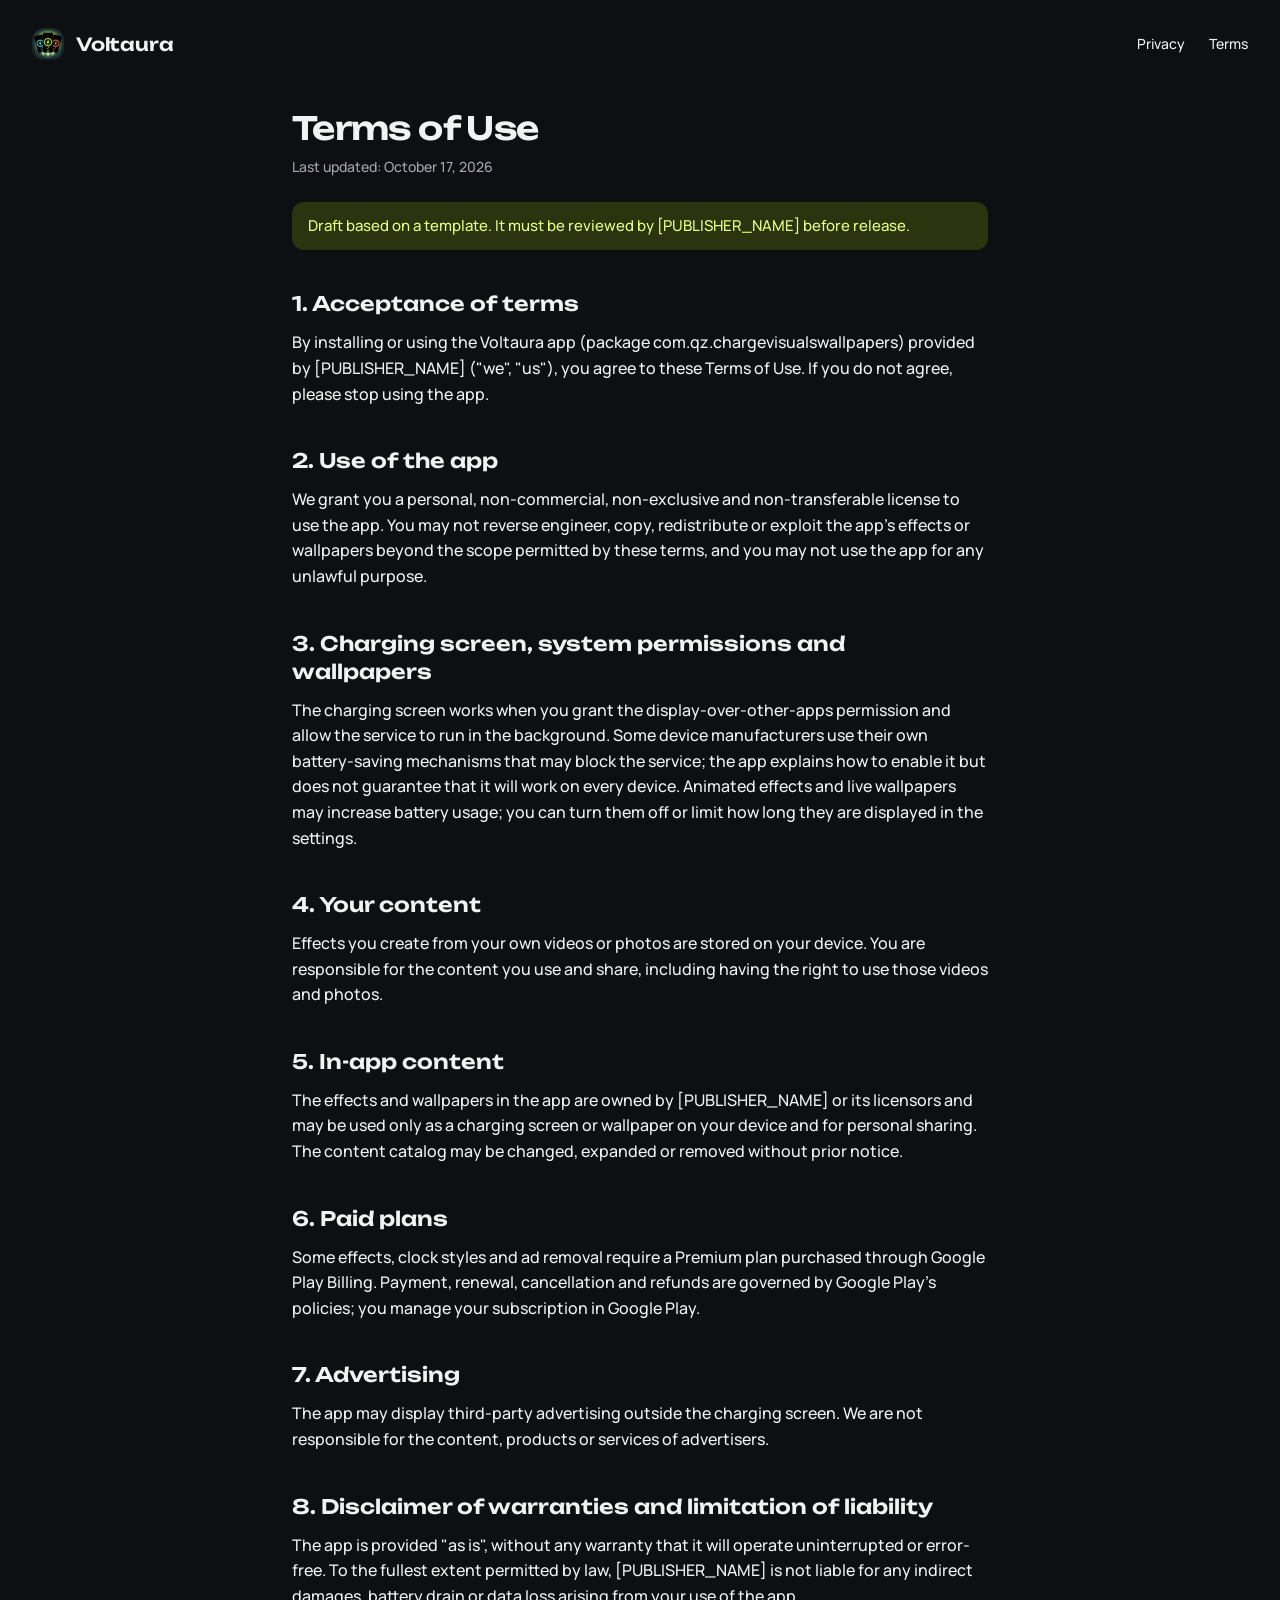
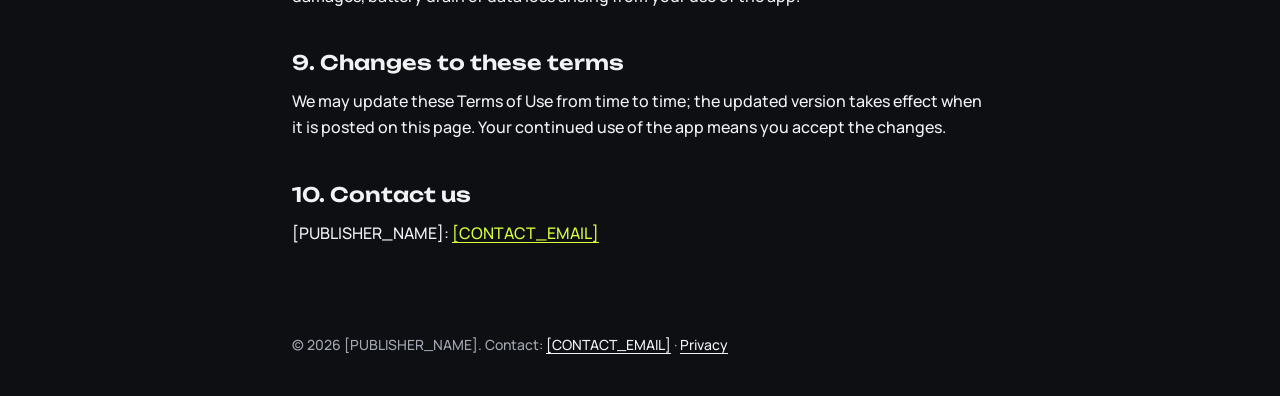
<file: apps/com.qz.chargevisualswallpapers/web/terms.html>
<!DOCTYPE html>
<html lang="en">
<head>
<meta charset="utf-8">
<meta name="viewport" content="width=device-width,initial-scale=1">
<title>Terms of Use - Voltaura</title>
<meta name="theme-color" content="#0E0F12">
<link rel="icon" href="img/icon-96.png">
<link rel="stylesheet" href="tokens.css">
<link rel="stylesheet" href="style.css">
</head>
<body class="legal">
<header class="bar">
  <a class="wordmark" href="index.html"><img src="img/icon-96.png" width="32" height="32" alt="">Voltaura</a>
  <nav><a href="privacy-policy.html">Privacy</a><a href="terms.html" aria-current="page">Terms</a></nav>
</header>
<main>
<h1>Terms of Use</h1>
<p class="updated">Last updated: October 17, 2026</p>
<p class="note">Draft based on a template. It must be reviewed by [PUBLISHER_NAME] before release.</p>

<h2>1. Acceptance of terms</h2>
<p>By installing or using the Voltaura app (package com.qz.chargevisualswallpapers) provided by [PUBLISHER_NAME] ("we", "us"), you agree to these Terms of Use. If you do not agree, please stop using the app.</p>

<h2>2. Use of the app</h2>
<p>We grant you a personal, non-commercial, non-exclusive and non-transferable license to use the app. You may not reverse engineer, copy, redistribute or exploit the app's effects or wallpapers beyond the scope permitted by these terms, and you may not use the app for any unlawful purpose.</p>

<h2>3. Charging screen, system permissions and wallpapers</h2>
<p>The charging screen works when you grant the display-over-other-apps permission and allow the service to run in the background. Some device manufacturers use their own battery-saving mechanisms that may block the service; the app explains how to enable it but does not guarantee that it will work on every device. Animated effects and live wallpapers may increase battery usage; you can turn them off or limit how long they are displayed in the settings.</p>

<h2>4. Your content</h2>
<p>Effects you create from your own videos or photos are stored on your device. You are responsible for the content you use and share, including having the right to use those videos and photos.</p>

<h2>5. In-app content</h2>
<p>The effects and wallpapers in the app are owned by [PUBLISHER_NAME] or its licensors and may be used only as a charging screen or wallpaper on your device and for personal sharing. The content catalog may be changed, expanded or removed without prior notice.</p>

<h2>6. Paid plans</h2>
<p>Some effects, clock styles and ad removal require a Premium plan purchased through Google Play Billing. Payment, renewal, cancellation and refunds are governed by Google Play's policies; you manage your subscription in Google Play.</p>

<h2>7. Advertising</h2>
<p>The app may display third-party advertising outside the charging screen. We are not responsible for the content, products or services of advertisers.</p>

<h2>8. Disclaimer of warranties and limitation of liability</h2>
<p>The app is provided "as is", without any warranty that it will operate uninterrupted or error-free. To the fullest extent permitted by law, [PUBLISHER_NAME] is not liable for any indirect damages, battery drain or data loss arising from your use of the app.</p>

<h2>9. Changes to these terms</h2>
<p>We may update these Terms of Use from time to time; the updated version takes effect when it is posted on this page. Your continued use of the app means you accept the changes.</p>

<h2>10. Contact us</h2>
<p>[PUBLISHER_NAME]: <a href="mailto:[CONTACT_EMAIL]">[CONTACT_EMAIL]</a></p>
</main>
<footer>© 2026 [PUBLISHER_NAME]. Contact: <a href="mailto:[CONTACT_EMAIL]">[CONTACT_EMAIL]</a> · <a href="privacy-policy.html">Privacy</a></footer>
</body>
</html>
</file>
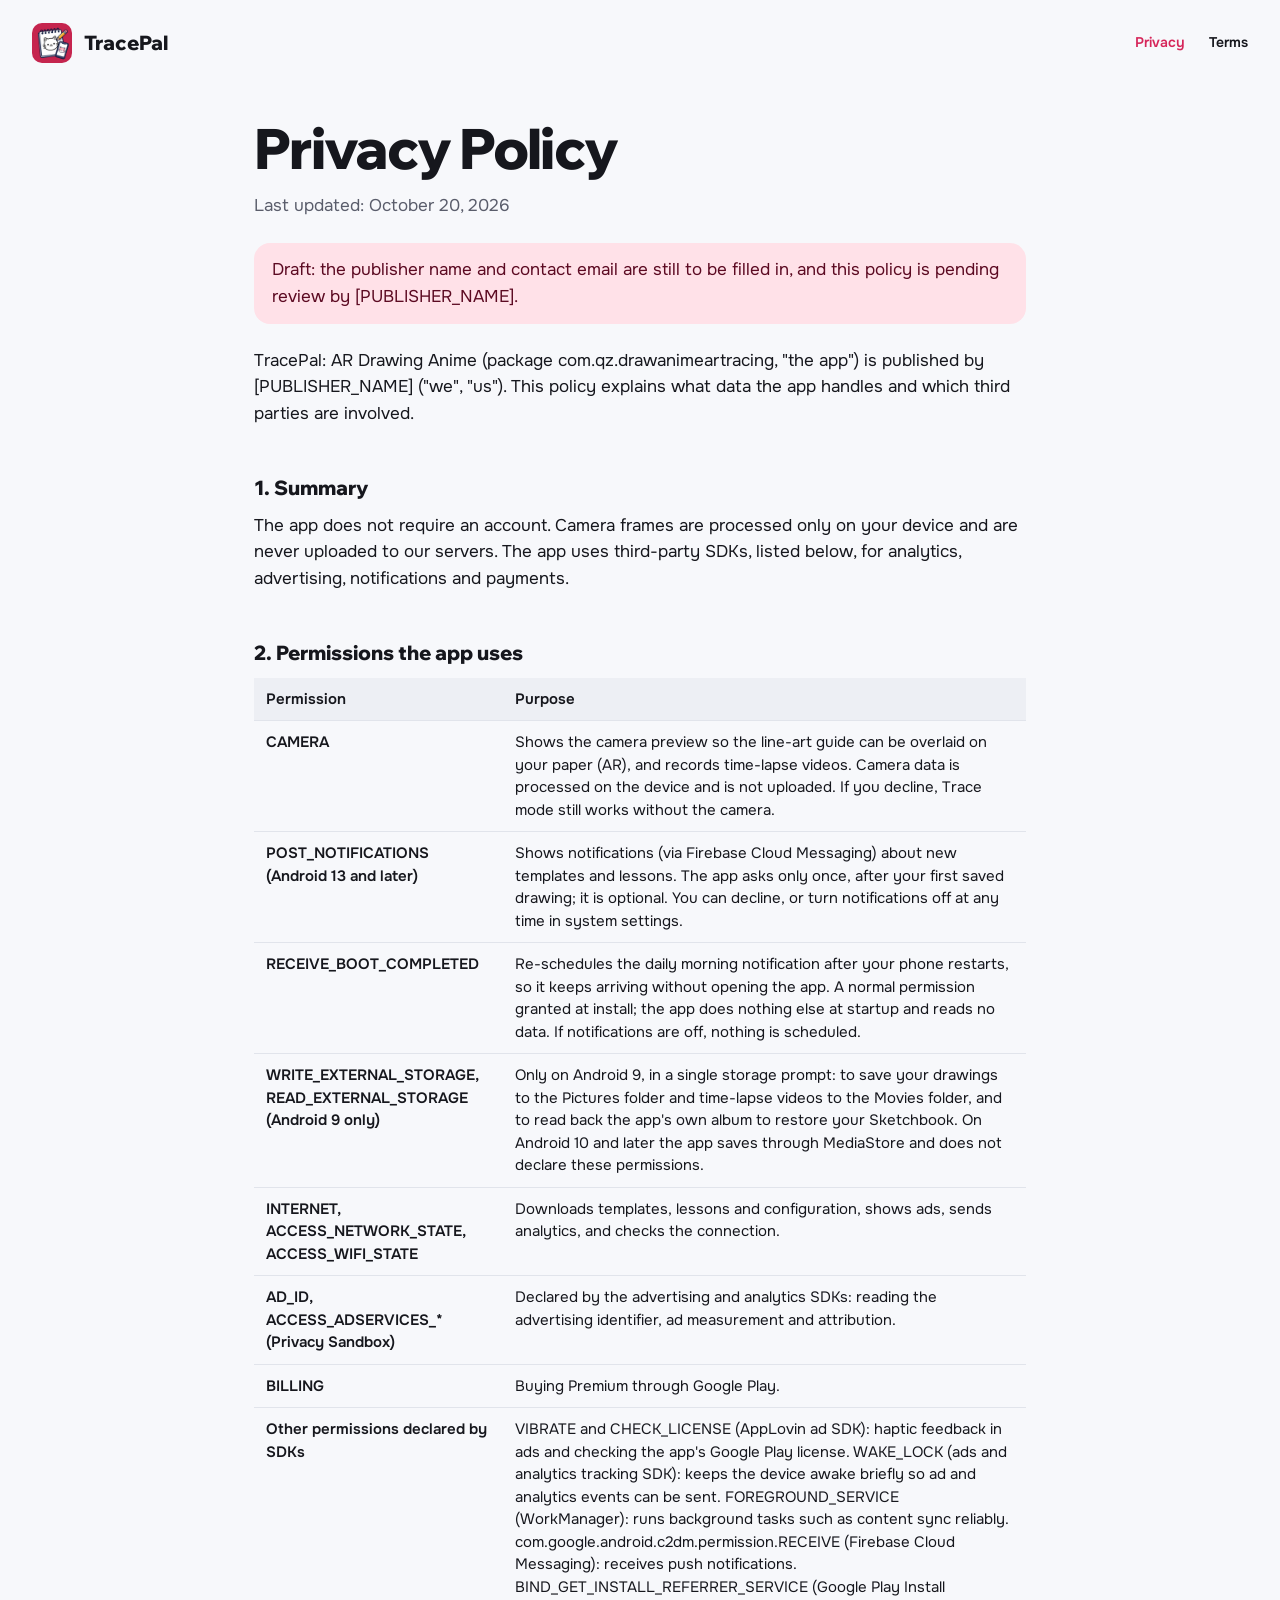
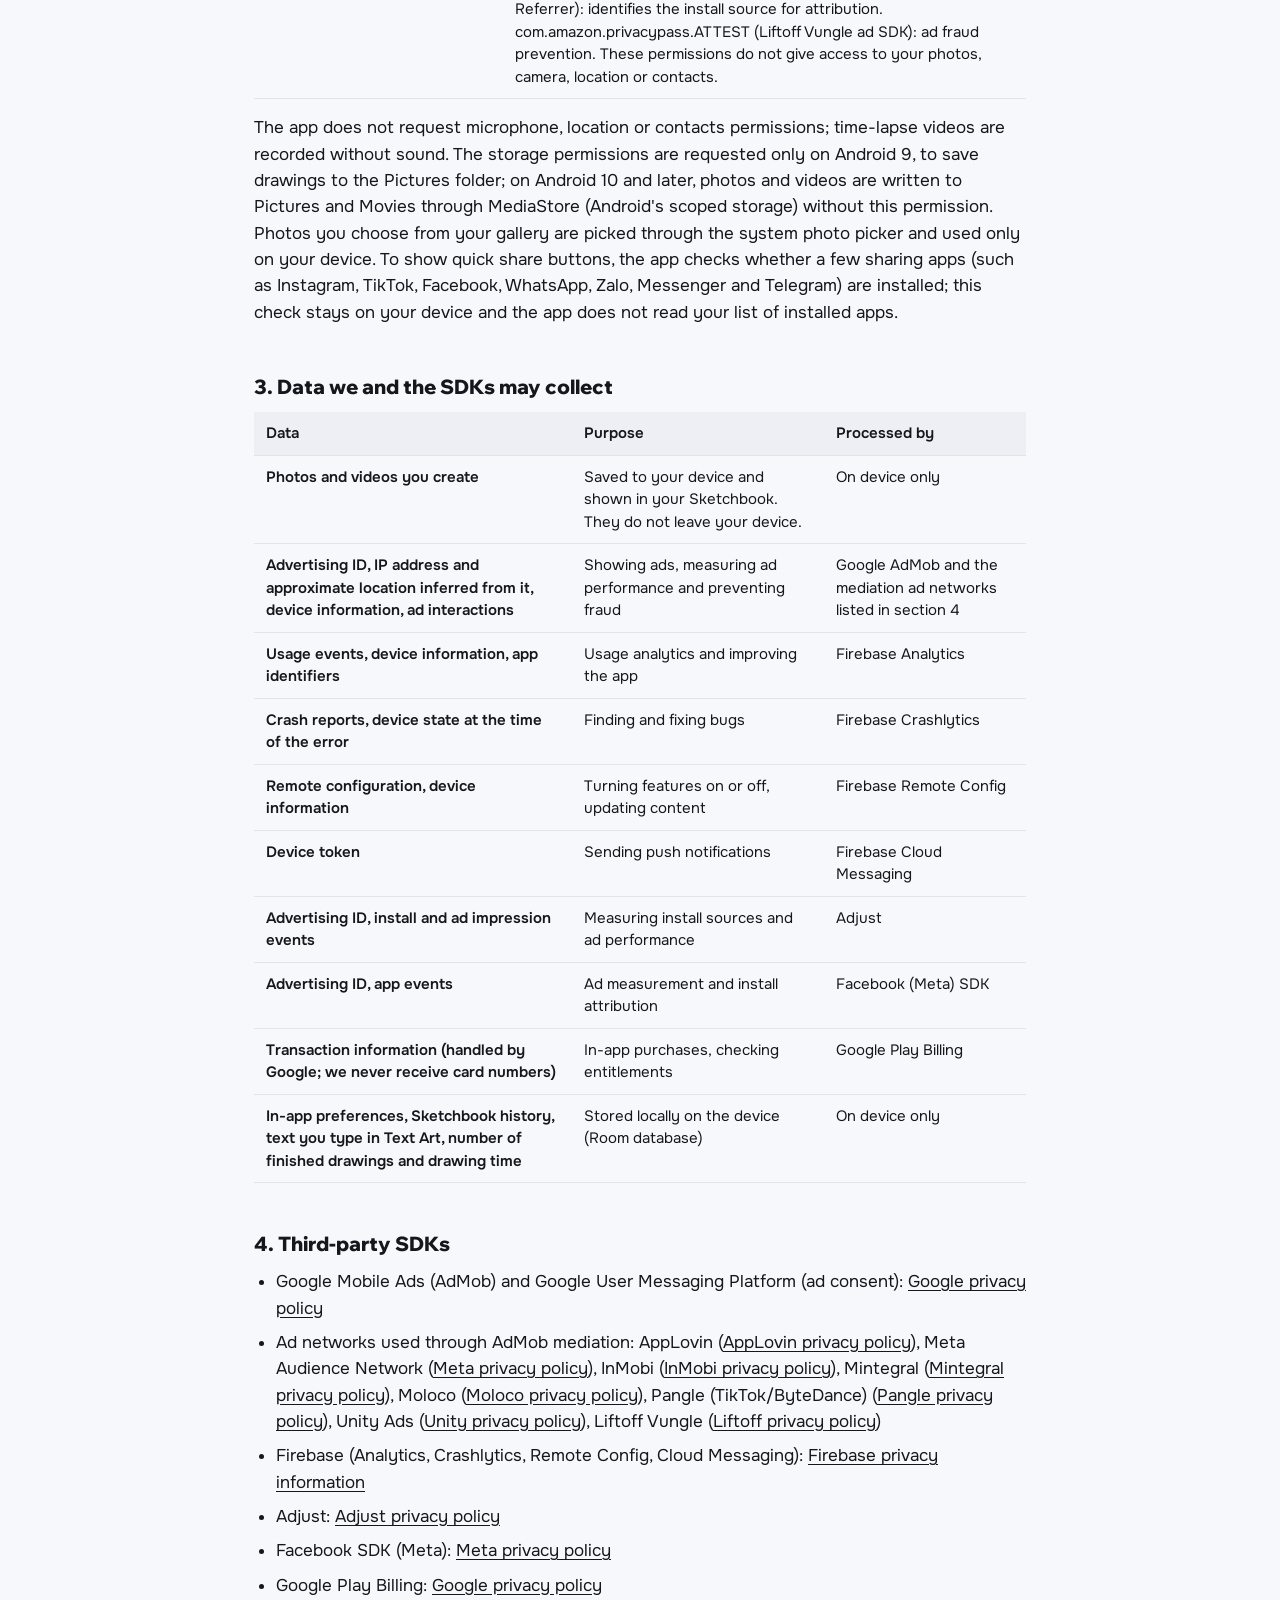
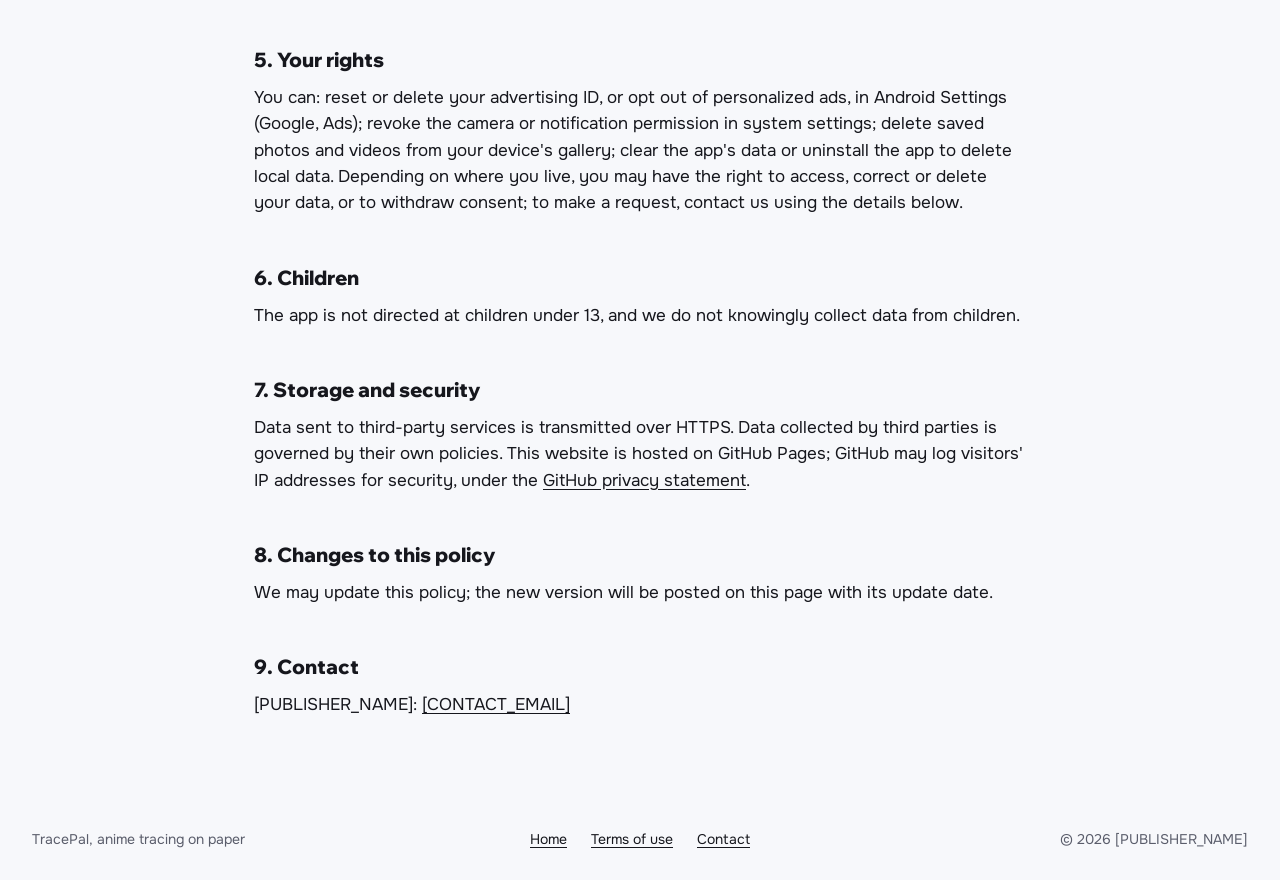
<file: apps/com.qz.drawanimeartracing/web/privacy-policy.html>
<!DOCTYPE html>
<html lang="en">
<head>
<meta charset="utf-8">
<meta name="viewport" content="width=device-width,initial-scale=1">
<title>Privacy Policy - TracePal: AR Drawing Anime</title>
<link rel="icon" href="img/icon.png">
<link rel="stylesheet" href="style.css">
</head>
<body>
<header class="doc-bar">
  <a class="wordmark" href="index.html"><img src="img/icon.png" width="40" height="40" alt="">TracePal</a>
  <nav aria-label="Legal"><a href="privacy-policy.html" aria-current="page">Privacy</a><a href="terms.html">Terms</a></nav>
</header>
<main class="doc">
<h1>Privacy Policy</h1>
<p class="meta">Last updated: October 20, 2026</p>
<p class="note">Draft: the publisher name and contact email are still to be filled in, and this policy is pending review by [PUBLISHER_NAME].</p>
<p>TracePal: AR Drawing Anime (package com.qz.drawanimeartracing, "the app") is published by [PUBLISHER_NAME] ("we", "us"). This policy explains what data the app handles and which third parties are involved.</p>

<h2>1. Summary</h2>
<p>The app does not require an account. Camera frames are processed only on your device and are never uploaded to our servers. The app uses third-party SDKs, listed below, for analytics, advertising, notifications and payments.</p>

<h2>2. Permissions the app uses</h2>
<div class="table-wrap"><table>
<tr><th>Permission</th><th>Purpose</th></tr>
<tr><td>CAMERA</td><td>Shows the camera preview so the line-art guide can be overlaid on your paper (AR), and records time-lapse videos. Camera data is processed on the device and is not uploaded. If you decline, Trace mode still works without the camera.</td></tr>
<tr><td>POST_NOTIFICATIONS (Android 13 and later)</td><td>Shows notifications (via Firebase Cloud Messaging) about new templates and lessons. The app asks only once, after your first saved drawing; it is optional. You can decline, or turn notifications off at any time in system settings.</td></tr>
<tr><td>RECEIVE_BOOT_COMPLETED</td><td>Re-schedules the daily morning notification after your phone restarts, so it keeps arriving without opening the app. A normal permission granted at install; the app does nothing else at startup and reads no data. If notifications are off, nothing is scheduled.</td></tr>
<tr><td>WRITE_EXTERNAL_STORAGE, READ_EXTERNAL_STORAGE (Android 9 only)</td><td>Only on Android 9, in a single storage prompt: to save your drawings to the Pictures folder and time-lapse videos to the Movies folder, and to read back the app's own album to restore your Sketchbook. On Android 10 and later the app saves through MediaStore and does not declare these permissions.</td></tr>
<tr><td>INTERNET, ACCESS_NETWORK_STATE, ACCESS_WIFI_STATE</td><td>Downloads templates, lessons and configuration, shows ads, sends analytics, and checks the connection.</td></tr>
<tr><td>AD_ID, ACCESS_ADSERVICES_* (Privacy Sandbox)</td><td>Declared by the advertising and analytics SDKs: reading the advertising identifier, ad measurement and attribution.</td></tr>
<tr><td>BILLING</td><td>Buying Premium through Google Play.</td></tr>
<tr><td>Other permissions declared by SDKs</td><td>VIBRATE and CHECK_LICENSE (AppLovin ad SDK): haptic feedback in ads and checking the app's Google Play license. WAKE_LOCK (ads and analytics tracking SDK): keeps the device awake briefly so ad and analytics events can be sent. FOREGROUND_SERVICE (WorkManager): runs background tasks such as content sync reliably. com.google.android.c2dm.permission.RECEIVE (Firebase Cloud Messaging): receives push notifications. BIND_GET_INSTALL_REFERRER_SERVICE (Google Play Install Referrer): identifies the install source for attribution. com.amazon.privacypass.ATTEST (Liftoff Vungle ad SDK): ad fraud prevention. These permissions do not give access to your photos, camera, location or contacts.</td></tr>
</table></div>
<p>The app does not request microphone, location or contacts permissions; time-lapse videos are recorded without sound. The storage permissions are requested only on Android 9, to save drawings to the Pictures folder; on Android 10 and later, photos and videos are written to Pictures and Movies through MediaStore (Android's scoped storage) without this permission. Photos you choose from your gallery are picked through the system photo picker and used only on your device. To show quick share buttons, the app checks whether a few sharing apps (such as Instagram, TikTok, Facebook, WhatsApp, Zalo, Messenger and Telegram) are installed; this check stays on your device and the app does not read your list of installed apps.</p>

<h2>3. Data we and the SDKs may collect</h2>
<div class="table-wrap"><table>
<tr><th>Data</th><th>Purpose</th><th>Processed by</th></tr>
<tr><td>Photos and videos you create</td><td>Saved to your device and shown in your Sketchbook. They do not leave your device.</td><td>On device only</td></tr>
<tr><td>Advertising ID, IP address and approximate location inferred from it, device information, ad interactions</td><td>Showing ads, measuring ad performance and preventing fraud</td><td>Google AdMob and the mediation ad networks listed in section 4</td></tr>
<tr><td>Usage events, device information, app identifiers</td><td>Usage analytics and improving the app</td><td>Firebase Analytics</td></tr>
<tr><td>Crash reports, device state at the time of the error</td><td>Finding and fixing bugs</td><td>Firebase Crashlytics</td></tr>
<tr><td>Remote configuration, device information</td><td>Turning features on or off, updating content</td><td>Firebase Remote Config</td></tr>
<tr><td>Device token</td><td>Sending push notifications</td><td>Firebase Cloud Messaging</td></tr>
<tr><td>Advertising ID, install and ad impression events</td><td>Measuring install sources and ad performance</td><td>Adjust</td></tr>
<tr><td>Advertising ID, app events</td><td>Ad measurement and install attribution</td><td>Facebook (Meta) SDK</td></tr>
<tr><td>Transaction information (handled by Google; we never receive card numbers)</td><td>In-app purchases, checking entitlements</td><td>Google Play Billing</td></tr>
<tr><td>In-app preferences, Sketchbook history, text you type in Text Art, number of finished drawings and drawing time</td><td>Stored locally on the device (Room database)</td><td>On device only</td></tr>
</table></div>

<h2>4. Third-party SDKs</h2>
<ul>
<li>Google Mobile Ads (AdMob) and Google User Messaging Platform (ad consent): <a href="https://policies.google.com/privacy">Google privacy policy</a></li>
<li>Ad networks used through AdMob mediation: AppLovin (<a href="https://legal.applovin.com/privacy/">AppLovin privacy policy</a>), Meta Audience Network (<a href="https://www.facebook.com/privacy/policy/">Meta privacy policy</a>), InMobi (<a href="https://advertising.inmobi.com/privacy-policy">InMobi privacy policy</a>), Mintegral (<a href="https://www.mintegral.com/en/privacy">Mintegral privacy policy</a>), Moloco (<a href="https://www.moloco.com/terms-and-policies/privacy-portal">Moloco privacy policy</a>), Pangle (TikTok/ByteDance) (<a href="https://www.pangleglobal.com/privacy">Pangle privacy policy</a>), Unity Ads (<a href="https://unity.com/legal/privacy-policy">Unity privacy policy</a>), Liftoff Vungle (<a href="https://liftoff.ai/privacy-policy/">Liftoff privacy policy</a>)</li>
<li>Firebase (Analytics, Crashlytics, Remote Config, Cloud Messaging): <a href="https://firebase.google.com/support/privacy">Firebase privacy information</a></li>
<li>Adjust: <a href="https://www.adjust.com/terms/privacy-policy/">Adjust privacy policy</a></li>
<li>Facebook SDK (Meta): <a href="https://www.facebook.com/privacy/policy/">Meta privacy policy</a></li>
<li>Google Play Billing: <a href="https://policies.google.com/privacy">Google privacy policy</a></li>
</ul>

<h2>5. Your rights</h2>
<p>You can: reset or delete your advertising ID, or opt out of personalized ads, in Android Settings (Google, Ads); revoke the camera or notification permission in system settings; delete saved photos and videos from your device's gallery; clear the app's data or uninstall the app to delete local data. Depending on where you live, you may have the right to access, correct or delete your data, or to withdraw consent; to make a request, contact us using the details below.</p>

<h2>6. Children</h2>
<p>The app is not directed at children under 13, and we do not knowingly collect data from children.</p>

<h2>7. Storage and security</h2>
<p>Data sent to third-party services is transmitted over HTTPS. Data collected by third parties is governed by their own policies. This website is hosted on GitHub Pages; GitHub may log visitors' IP addresses for security, under the <a href="https://docs.github.com/en/site-policy/privacy-policies/github-general-privacy-statement">GitHub privacy statement</a>.</p>

<h2>8. Changes to this policy</h2>
<p>We may update this policy; the new version will be posted on this page with its update date.</p>

<h2>9. Contact</h2>
<p>[PUBLISHER_NAME]: <a href="mailto:[CONTACT_EMAIL]">[CONTACT_EMAIL]</a></p>
</main>
<footer class="foot">
  <p>TracePal, anime tracing on paper</p>
  <nav aria-label="Site"><a href="index.html">Home</a><a href="terms.html">Terms of use</a><a href="mailto:[CONTACT_EMAIL]">Contact</a></nav>
  <p>&copy; 2026 [PUBLISHER_NAME]</p>
</footer>
</body>
</html>
</file>
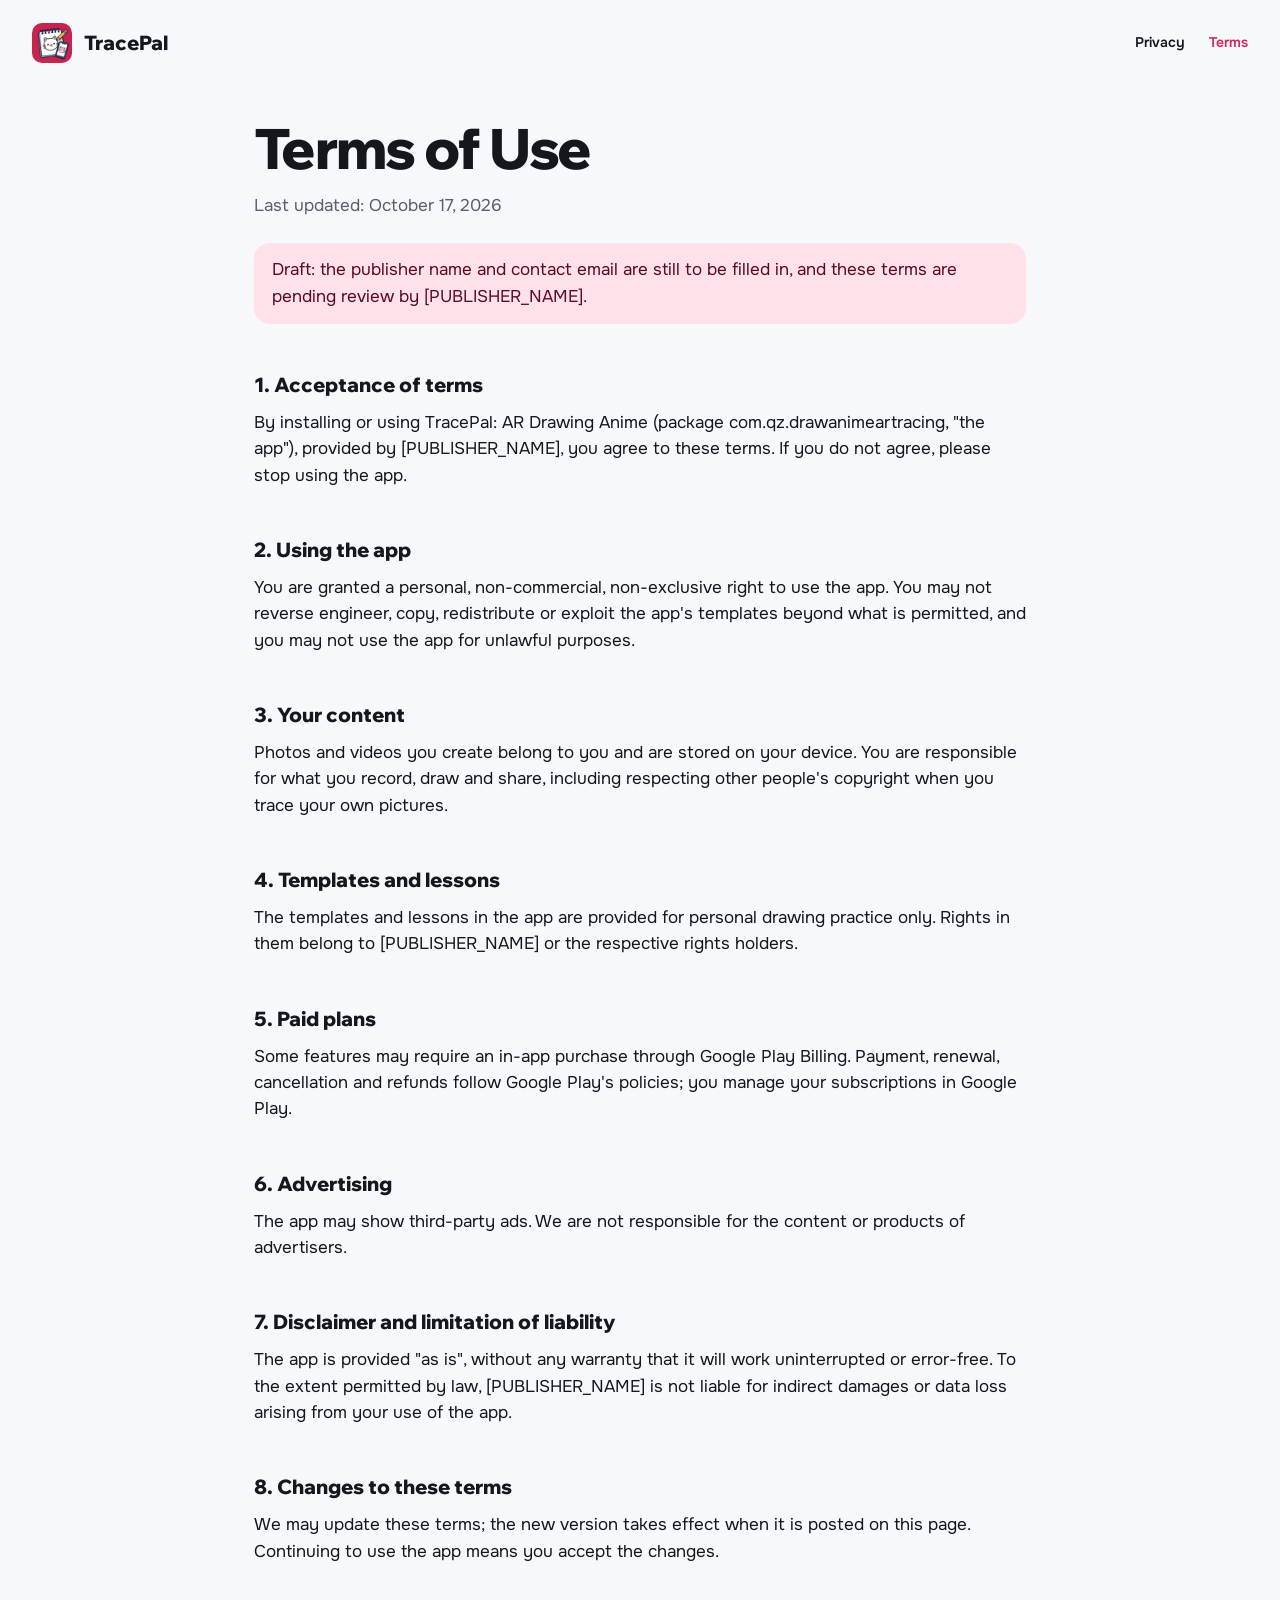
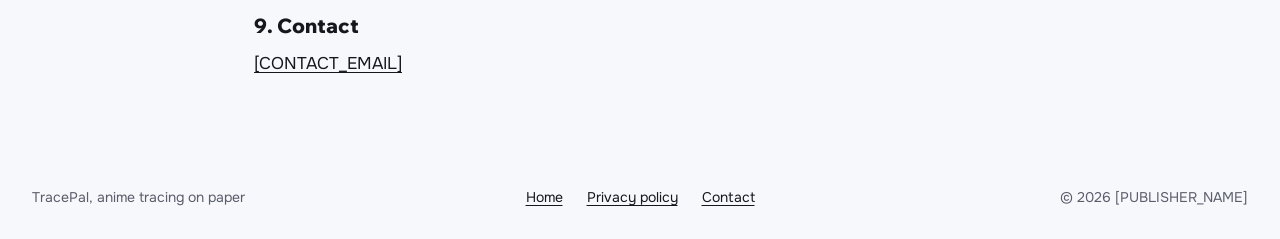
<file: apps/com.qz.drawanimeartracing/web/terms.html>
<!DOCTYPE html>
<html lang="en">
<head>
<meta charset="utf-8">
<meta name="viewport" content="width=device-width,initial-scale=1">
<title>Terms of Use - TracePal: AR Drawing Anime</title>
<link rel="icon" href="img/icon.png">
<link rel="stylesheet" href="style.css">
</head>
<body>
<header class="doc-bar">
  <a class="wordmark" href="index.html"><img src="img/icon.png" width="40" height="40" alt="">TracePal</a>
  <nav aria-label="Legal"><a href="privacy-policy.html">Privacy</a><a href="terms.html" aria-current="page">Terms</a></nav>
</header>
<main class="doc">
<h1>Terms of Use</h1>
<p class="meta">Last updated: October 17, 2026</p>
<p class="note">Draft: the publisher name and contact email are still to be filled in, and these terms are pending review by [PUBLISHER_NAME].</p>

<h2>1. Acceptance of terms</h2>
<p>By installing or using TracePal: AR Drawing Anime (package com.qz.drawanimeartracing, "the app"), provided by [PUBLISHER_NAME], you agree to these terms. If you do not agree, please stop using the app.</p>

<h2>2. Using the app</h2>
<p>You are granted a personal, non-commercial, non-exclusive right to use the app. You may not reverse engineer, copy, redistribute or exploit the app's templates beyond what is permitted, and you may not use the app for unlawful purposes.</p>

<h2>3. Your content</h2>
<p>Photos and videos you create belong to you and are stored on your device. You are responsible for what you record, draw and share, including respecting other people's copyright when you trace your own pictures.</p>

<h2>4. Templates and lessons</h2>
<p>The templates and lessons in the app are provided for personal drawing practice only. Rights in them belong to [PUBLISHER_NAME] or the respective rights holders.</p>

<h2>5. Paid plans</h2>
<p>Some features may require an in-app purchase through Google Play Billing. Payment, renewal, cancellation and refunds follow Google Play's policies; you manage your subscriptions in Google Play.</p>

<h2>6. Advertising</h2>
<p>The app may show third-party ads. We are not responsible for the content or products of advertisers.</p>

<h2>7. Disclaimer and limitation of liability</h2>
<p>The app is provided "as is", without any warranty that it will work uninterrupted or error-free. To the extent permitted by law, [PUBLISHER_NAME] is not liable for indirect damages or data loss arising from your use of the app.</p>

<h2>8. Changes to these terms</h2>
<p>We may update these terms; the new version takes effect when it is posted on this page. Continuing to use the app means you accept the changes.</p>

<h2>9. Contact</h2>
<p><a href="mailto:[CONTACT_EMAIL]">[CONTACT_EMAIL]</a></p>
</main>
<footer class="foot">
  <p>TracePal, anime tracing on paper</p>
  <nav aria-label="Site"><a href="index.html">Home</a><a href="privacy-policy.html">Privacy policy</a><a href="mailto:[CONTACT_EMAIL]">Contact</a></nav>
  <p>&copy; 2026 [PUBLISHER_NAME]</p>
</footer>
</body>
</html>
</file>
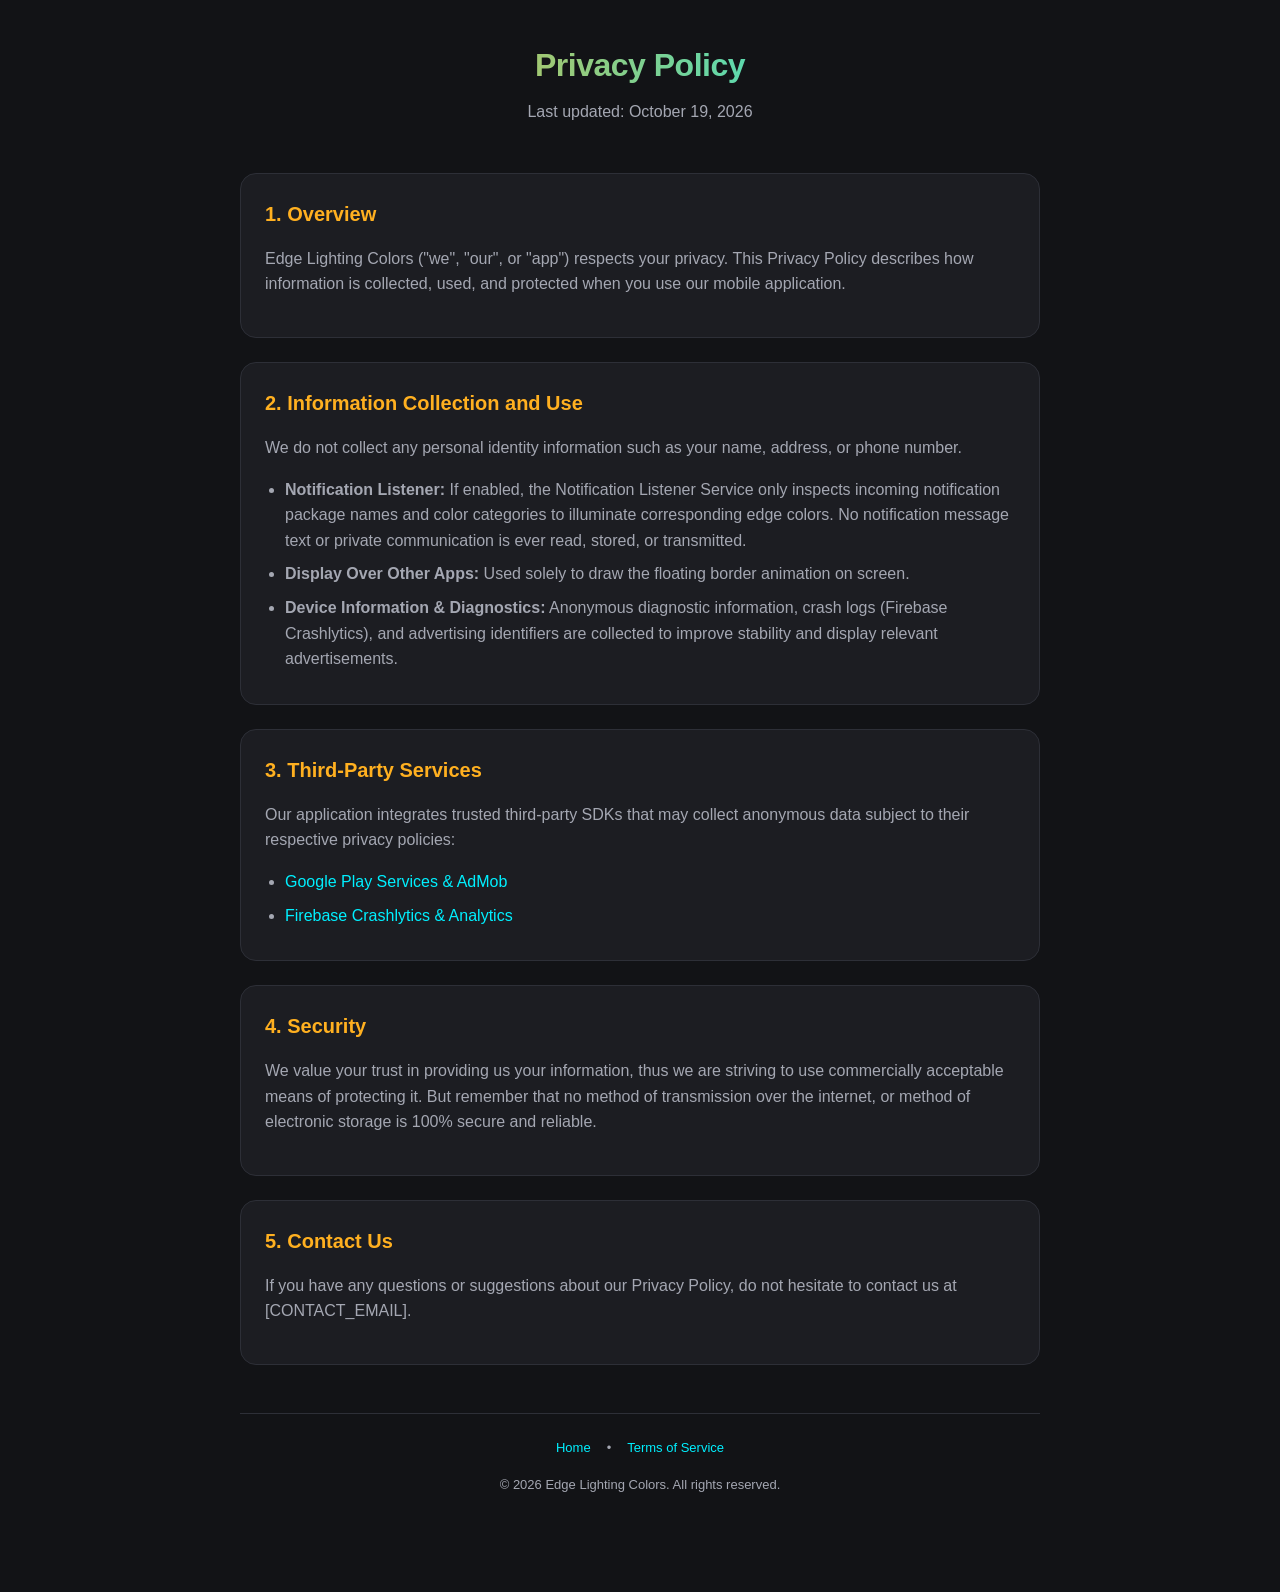
<file: apps/com.qz.edgelightingcolors/web/privacy-policy.html>
<!doctype html>
<html lang="en">
<head>
  <meta charset="utf-8">
  <meta name="viewport" content="width=device-width, initial-scale=1">
  <title>Privacy Policy — Edge Lighting Colors</title>
  <link rel="stylesheet" href="style.css">
</head>
<body>
  <div class="container">
    <header>
      <h1>Privacy Policy</h1>
      <p class="tagline">Last updated: October 19, 2026</p>
    </header>

    <div class="card">
      <h2>1. Overview</h2>
      <p>Edge Lighting Colors ("we", "our", or "app") respects your privacy. This Privacy Policy describes how information is collected, used, and protected when you use our mobile application.</p>
    </div>

    <div class="card">
      <h2>2. Information Collection and Use</h2>
      <p>We do not collect any personal identity information such as your name, address, or phone number.</p>
      <ul>
        <li><strong>Notification Listener:</strong> If enabled, the Notification Listener Service only inspects incoming notification package names and color categories to illuminate corresponding edge colors. No notification message text or private communication is ever read, stored, or transmitted.</li>
        <li><strong>Display Over Other Apps:</strong> Used solely to draw the floating border animation on screen.</li>
        <li><strong>Device Information & Diagnostics:</strong> Anonymous diagnostic information, crash logs (Firebase Crashlytics), and advertising identifiers are collected to improve stability and display relevant advertisements.</li>
      </ul>
    </div>

    <div class="card">
      <h2>3. Third-Party Services</h2>
      <p>Our application integrates trusted third-party SDKs that may collect anonymous data subject to their respective privacy policies:</p>
      <ul>
        <li><a href="https://policies.google.com/privacy" target="_blank">Google Play Services & AdMob</a></li>
        <li><a href="https://firebase.google.com/support/privacy" target="_blank">Firebase Crashlytics & Analytics</a></li>
      </ul>
    </div>

    <div class="card">
      <h2>4. Security</h2>
      <p>We value your trust in providing us your information, thus we are striving to use commercially acceptable means of protecting it. But remember that no method of transmission over the internet, or method of electronic storage is 100% secure and reliable.</p>
    </div>

    <div class="card">
      <h2>5. Contact Us</h2>
      <p>If you have any questions or suggestions about our Privacy Policy, do not hesitate to contact us at [CONTACT_EMAIL].</p>
    </div>

    <footer>
      <div class="nav-links">
        <a href="index.html">Home</a>
        <span>•</span>
        <a href="terms.html">Terms of Service</a>
      </div>
      <p>© 2026 Edge Lighting Colors. All rights reserved.</p>
    </footer>
  </div>
</body>
</html>
</file>
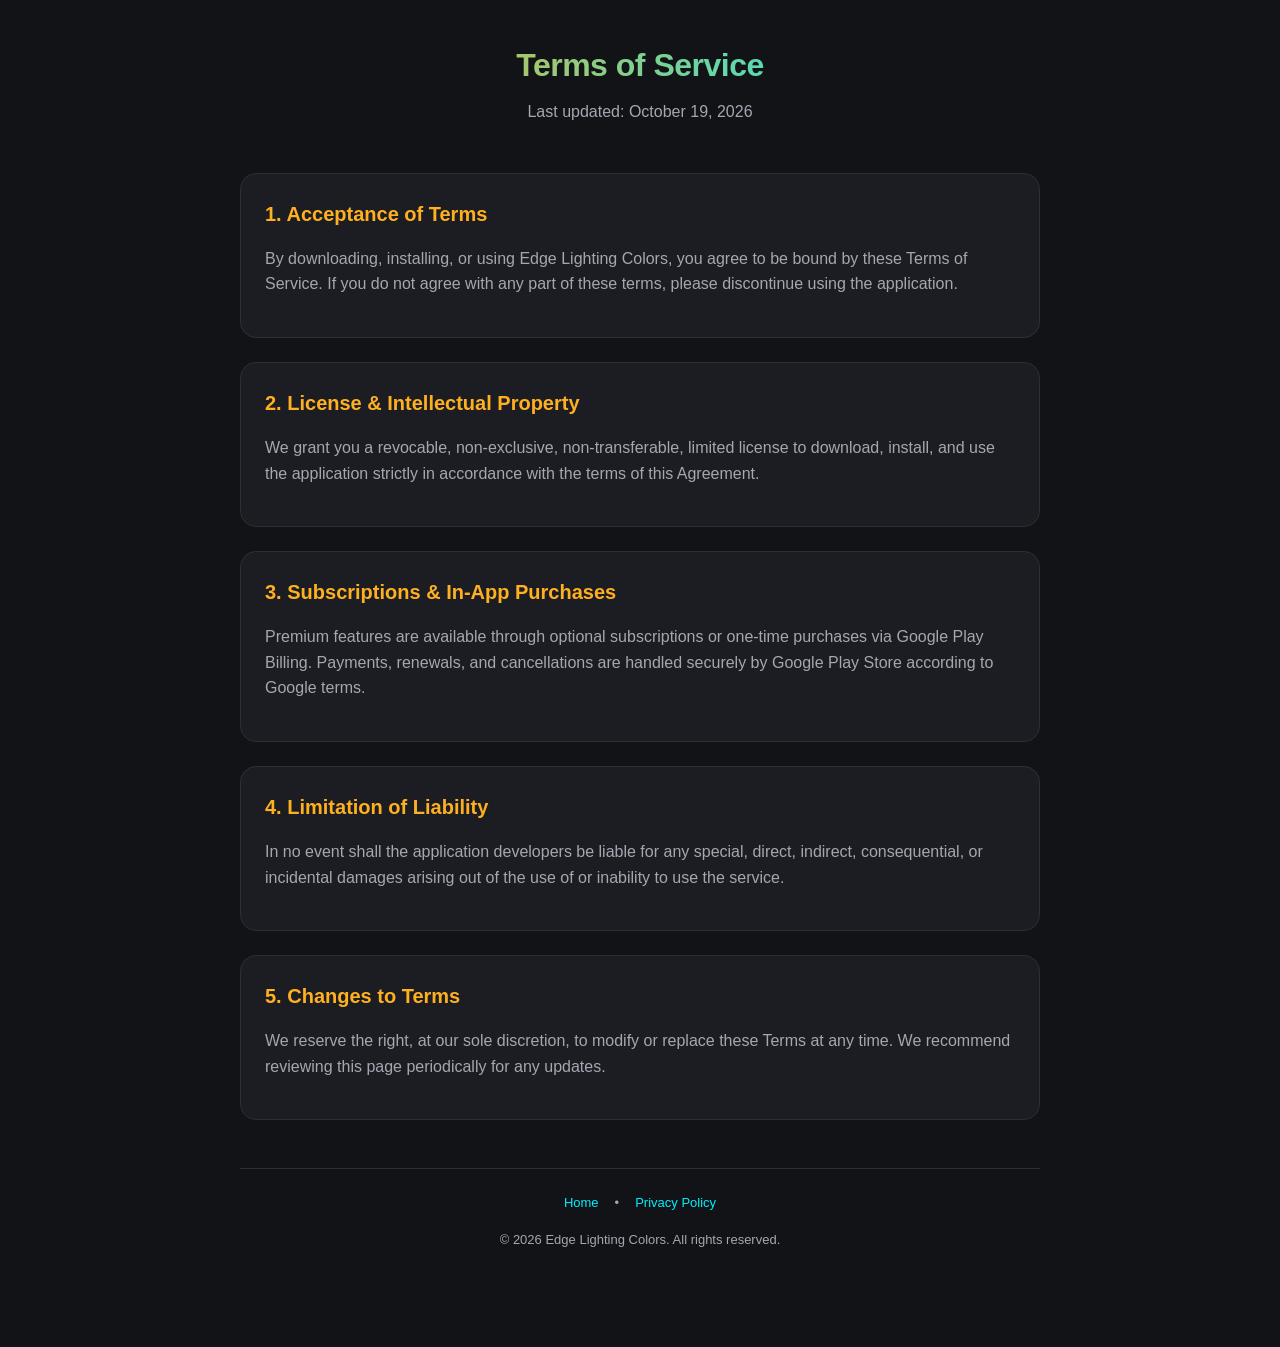
<file: apps/com.qz.edgelightingcolors/web/terms.html>
<!doctype html>
<html lang="en">
<head>
  <meta charset="utf-8">
  <meta name="viewport" content="width=device-width, initial-scale=1">
  <title>Terms of Service — Edge Lighting Colors</title>
  <link rel="stylesheet" href="style.css">
</head>
<body>
  <div class="container">
    <header>
      <h1>Terms of Service</h1>
      <p class="tagline">Last updated: October 19, 2026</p>
    </header>

    <div class="card">
      <h2>1. Acceptance of Terms</h2>
      <p>By downloading, installing, or using Edge Lighting Colors, you agree to be bound by these Terms of Service. If you do not agree with any part of these terms, please discontinue using the application.</p>
    </div>

    <div class="card">
      <h2>2. License & Intellectual Property</h2>
      <p>We grant you a revocable, non-exclusive, non-transferable, limited license to download, install, and use the application strictly in accordance with the terms of this Agreement.</p>
    </div>

    <div class="card">
      <h2>3. Subscriptions & In-App Purchases</h2>
      <p>Premium features are available through optional subscriptions or one-time purchases via Google Play Billing. Payments, renewals, and cancellations are handled securely by Google Play Store according to Google terms.</p>
    </div>

    <div class="card">
      <h2>4. Limitation of Liability</h2>
      <p>In no event shall the application developers be liable for any special, direct, indirect, consequential, or incidental damages arising out of the use of or inability to use the service.</p>
    </div>

    <div class="card">
      <h2>5. Changes to Terms</h2>
      <p>We reserve the right, at our sole discretion, to modify or replace these Terms at any time. We recommend reviewing this page periodically for any updates.</p>
    </div>

    <footer>
      <div class="nav-links">
        <a href="index.html">Home</a>
        <span>•</span>
        <a href="privacy-policy.html">Privacy Policy</a>
      </div>
      <p>© 2026 Edge Lighting Colors. All rights reserved.</p>
    </footer>
  </div>
</body>
</html>
</file>
<file: apps/com.qz.chargevisualswallpapers/web/tokens.css>
/* Voltaura — concept "AMOLED Volt". Nguồn duy nhất cho mọi mock; design-tokens.md ghi lại cùng giá trị. */
@font-face { font-family: 'Unbounded'; src: url(fonts/Unbounded.woff2) format('woff2'); font-weight: 200 900; font-display: swap; }
@font-face { font-family: 'Manrope'; src: url(fonts/Manrope.woff2) format('woff2'); font-weight: 200 800; font-display: swap; }

:root {
  /* Màu: nền graphite (không đen tuyền, để ô nội dung đen tuyền đọc như "màn hình"), 1 màu nhấn vôn chanh */
  --md-sys-color-primary: #D7FF3A;
  --md-sys-color-on-primary: #151A05;
  --md-sys-color-primary-container: #2B330F;
  --md-sys-color-on-primary-container: #E4FF84;
  --md-sys-color-secondary: #C8CCD4;
  --md-sys-color-on-secondary: #1A1C20;
  --md-sys-color-secondary-container: #2A2D33;
  --md-sys-color-on-secondary-container: #E4E7EC;
  --md-sys-color-error: #FF7A6B;
  --md-sys-color-on-error: #2B0904;
  --md-sys-color-error-container: #3D1813;
  --md-sys-color-on-error-container: #FFB4AA;
  --md-sys-color-surface: #0E0F12;
  --md-sys-color-surface-dim: #0A0B0D;
  --md-sys-color-surface-bright: #26282E;
  --md-sys-color-surface-container-lowest: #000000;
  --md-sys-color-surface-container-low: #15161A;
  --md-sys-color-surface-container: #1B1D21;
  --md-sys-color-surface-container-high: #23252A;
  --md-sys-color-surface-container-highest: #2C2F35;
  --md-sys-color-on-surface: #F1F2F4;
  --md-sys-color-on-surface-variant: #A2A7B1;
  --md-sys-color-outline: #5C616C;
  --md-sys-color-outline-variant: #2D3037;
  --md-sys-color-inverse-surface: #EDEEF1;
  --md-sys-color-inverse-on-surface: #1A1C20;
  --md-sys-color-inverse-primary: #4C5E00;
  --md-sys-color-scrim: rgba(0, 0, 0, 0.64);

  /* Màn sạc (ChargingActivity) */
  --charge-on-media: #FFFFFF;
  --charge-on-media-muted: rgba(255, 255, 255, 0.72);
  --charge-scrim-top: linear-gradient(180deg, rgba(0, 0, 0, 0.68) 0%, rgba(0, 0, 0, 0) 100%);
  --charge-scrim-bottom: linear-gradient(0deg, rgba(0, 0, 0, 0.7) 0%, rgba(0, 0, 0, 0) 100%);
  --charge-night-dim: rgba(0, 0, 0, 0.6);
  --charge-track: rgba(255, 255, 255, 0.18);
  --grid-line: rgba(255, 255, 255, 0.045);
  --shimmer-base: #1D1F24;
  --shimmer-hi: rgba(255, 255, 255, 0.06);
  --brand-strip: rgba(0, 0, 0, 0.62);

  /* Typography: Unbounded (display, số), Manrope (body) */
  --font-display: 'Unbounded', 'Manrope', sans-serif;
  --font-body: 'Manrope', sans-serif;
  --font-clock: 'Unbounded', sans-serif;

  --type-clock-large-size: 84px;   --type-clock-large-lh: 92px;  --type-clock-large-weight: 500; --type-clock-large-ls: -2px;
  --type-clock-thin-size: 96px;    --type-clock-thin-lh: 100px;  --type-clock-thin-weight: 200;  --type-clock-thin-ls: -3px;
  --type-clock-stack-size: 120px;  --type-clock-stack-lh: 108px; --type-clock-stack-weight: 700; --type-clock-stack-ls: -4px;
  --type-display-small-size: 36px; --type-display-small-lh: 44px; --type-display-small-weight: 600; --type-display-small-ls: -0.5px;
  --type-headline-large-size: 30px;  --type-headline-large-lh: 38px;  --type-headline-large-weight: 600;  --type-headline-large-ls: -0.5px;
  --type-headline-medium-size: 26px; --type-headline-medium-lh: 34px; --type-headline-medium-weight: 600; --type-headline-medium-ls: -0.4px;
  --type-headline-small-size: 22px;  --type-headline-small-lh: 30px;  --type-headline-small-weight: 600;  --type-headline-small-ls: -0.3px;
  --type-title-large-size: 18px;  --type-title-large-lh: 26px;  --type-title-large-weight: 600;  --type-title-large-ls: -0.2px;
  --type-title-medium-size: 16px; --type-title-medium-lh: 24px; --type-title-medium-weight: 700; --type-title-medium-ls: 0;
  --type-title-small-size: 14px;  --type-title-small-lh: 20px;  --type-title-small-weight: 700;  --type-title-small-ls: 0;
  --type-body-large-size: 16px;   --type-body-large-lh: 24px;   --type-body-large-weight: 500;   --type-body-large-ls: 0;
  --type-body-medium-size: 14px;  --type-body-medium-lh: 20px;  --type-body-medium-weight: 500;  --type-body-medium-ls: 0;
  --type-body-small-size: 12px;   --type-body-small-lh: 16px;   --type-body-small-weight: 500;   --type-body-small-ls: 0.1px;
  --type-label-large-size: 14px;  --type-label-large-lh: 20px;  --type-label-large-weight: 700;  --type-label-large-ls: 0.1px;
  --type-label-medium-size: 12px; --type-label-medium-lh: 16px; --type-label-medium-weight: 700; --type-label-medium-ls: 0.3px;
  --type-label-small-size: 11px;  --type-label-small-lh: 16px;  --type-label-small-weight: 700;  --type-label-small-ls: 0.4px;

  /* Spacing (thang 4) */
  --space-1: 4px; --space-2: 8px; --space-3: 12px; --space-4: 16px; --space-5: 20px; --space-6: 24px; --space-8: 32px; --space-10: 40px; --space-12: 48px; --space-16: 64px;

  /* Radius: 3 mức + full */
  --radius-sm: 12px;   /* thumbnail, ô nhỏ, ô thông số */
  --radius-md: 20px;   /* thẻ, nhóm settings, preview */
  --radius-lg: 28px;   /* sheet, dialog */
  --radius-full: 9999px;

  --stroke-thin: 1px;
  --stroke-bold: 2px;
  --stroke-ring: 6px;

  /* Kích thước */
  --screen-w: 412px; --screen-h: 915px;
  --size-status: 32px; --size-gesture: 24px; --size-appbar: 64px; --size-touch: 48px;
  --size-icon: 24px; --size-icon-sm: 20px; --size-icon-xs: 14px; --size-icon-lg: 32px;
  --size-nav: 80px; --size-nav-ind-w: 64px; --size-nav-ind-h: 32px;
  --size-search: 52px; --size-chip: 36px; --size-btn: 56px; --size-btn-sm: 40px;
  --size-badge: 24px; --size-tile: 40px; --size-thumb-row: 64px;
  --size-switch-w: 52px; --size-switch-h: 32px; --size-switch-thumb: 24px;
  --size-ring: 216px; --size-ring-sm: 168px;
  --size-app-icon: 120px; --size-avatar: 104px; --size-star: 40px; --size-flag: 28px; --size-lang-row: 56px;
  --size-dot: 4px; --size-dot-active: 18px; --size-sheet-handle-w: 32px;
  --size-onb-reserve: 310px;  /* vùng native ad của template onboarding (onb_page.xml), Step 3 để trống */
  --size-iap-header: 220px; --size-iap-art: 167px; --size-iap-plan: 66px; --size-iap-btn: 52px;
  --size-trim-h: 64px; --size-trim-handle: 14px;
  --ratio-thumb: 9 / 16;
  --ratio-hero: 16 / 10;

  --opacity-disabled: 0.38;
  --opacity-dim: 0.5;

  /* Motion (Compose MotionTokens) */
  --motion-short: 150ms;
  --motion-medium: 300ms;
  --motion-long: 450ms;
  --ease-emphasized: cubic-bezier(0.2, 0, 0, 1);
  --ease-decelerate: cubic-bezier(0.05, 0.7, 0.1, 1);
  --ease-accelerate: cubic-bezier(0.3, 0, 0.8, 0.15);
  --press-scale: 0.97;
}
</file>
<file: apps/com.qz.chargevisualswallpapers/web/style.css>
/* Voltaura web. Màu, font, spacing, radius, motion lấy từ tokens.css (bản chép design/tokens.css). */
:root {
  --ground: var(--md-sys-color-surface);
  --ink: var(--md-sys-color-on-surface);
  --muted: var(--md-sys-color-on-surface-variant);
  --accent: var(--md-sys-color-primary);
  --on-accent: var(--md-sys-color-on-primary);
  --margin: var(--space-8);
  --gutter: var(--space-6);
  --section-gap: 160px;
  --t-giant: clamp(44px, 9vw, 150px);
  --t-display: clamp(34px, 5.2vw, 80px);
  --t-statement: clamp(22px, 2.3vw, 34px);
  --t-body: 18px;
  --t-small: 14px;
  --ease-out: cubic-bezier(0.22, 1, 0.36, 1);
  --ease-in-out: cubic-bezier(0.76, 0, 0.24, 1);
  --ease-soft: cubic-bezier(0.33, 1, 0.68, 1);
  --t-reveal: 800ms;
  --frag: calc(360 / 412); /* màn sạc trên trang rộng 360px, mock 412dp */
}

*, *::before, *::after { box-sizing: border-box; }
html { -webkit-text-size-adjust: 100%; }
body { margin: 0; background: var(--ground); color: var(--ink); font: var(--type-body-large-weight) var(--t-body)/1.55 var(--font-body); }
img, video, svg { display: block; max-width: 100%; }
img { height: auto; }
h1, h2, p, figure, ul { margin: 0; }
ul { padding: 0; list-style: none; }
a { color: inherit; text-underline-offset: 0.2em; text-decoration-thickness: 0.07em; }
button { font: inherit; color: inherit; }
:focus-visible { outline: var(--stroke-bold) solid var(--accent); outline-offset: 3px; }
::selection { background: var(--accent); color: var(--on-accent); }
.sprite { position: absolute; }
svg { width: 1em; height: 1em; fill: currentColor; flex: none; }

/* Thanh điều hướng chung */
.bar { display: flex; flex-wrap: wrap; align-items: center; justify-content: space-between; gap: var(--space-4); padding: 28px var(--margin) 0; font-size: var(--t-small); }
.wordmark { display: inline-flex; align-items: center; gap: var(--space-3); font: 600 var(--t-body)/1 var(--font-display); letter-spacing: -0.2px; text-decoration: none; }
.wordmark img { border-radius: var(--radius-sm); }
.bar nav { display: flex; flex-wrap: wrap; gap: var(--space-2) var(--space-6); }
.bar nav a { text-decoration-color: transparent; transition: text-decoration-color 180ms ease; }

.button { display: inline-flex; align-items: center; justify-content: center; min-height: var(--size-btn); padding: 0 var(--space-6); border-radius: var(--radius-full); background: var(--accent); color: var(--on-accent); font: 700 var(--t-body)/1 var(--font-body); text-decoration: none; transition: transform 140ms var(--ease-out), background-color 180ms ease; }
.button:active { transform: scale(var(--press-scale)); }
.button--dark { background: var(--ground); color: var(--ink); }
@media (hover: hover) and (pointer: fine) {
  .bar nav a:hover, .quiet a:hover, .letter a:hover { text-decoration-color: currentColor; }
  .button:hover { background: var(--md-sys-color-on-primary-container); }
  .button--dark:hover { background: var(--md-sys-color-surface-container-highest); }
}

/* Hero: tiêu đề trên trái, sân khấu vôn chanh cắt góc chứa màn sạc thật */
.hero { position: relative; min-height: calc(42svh + 700px); padding: 64px var(--margin) 0; }
.hero__copy { position: relative; z-index: 1; display: grid; gap: var(--space-6); justify-items: start; }
.hero h1 { font: 600 var(--t-display)/1.02 var(--font-display); letter-spacing: -0.03em; }
.hero p { max-width: 40ch; }
.shutter { position: absolute; top: 42svh; right: 0; bottom: 0; left: calc(var(--margin) + (100% - 2 * var(--margin) + var(--gutter)) * 4 / 12); overflow: hidden; }
.stage { height: 100%; background: var(--accent); clip-path: polygon(0 72px, 72px 0, 100% 0, 100% 100%, 0 100%); padding: 56px 0 0 56px; overflow: hidden; }
.hero-ui { display: flex; flex-direction: row-reverse; justify-content: flex-end; align-items: flex-start; gap: var(--space-6); font-family: var(--font-body); }

.charge { position: relative; flex: none; width: 360px; height: 740px; border-radius: var(--radius-lg); overflow: hidden; background: var(--md-sys-color-surface-container-lowest); color: var(--charge-on-media); }
.charge__media { position: absolute; inset: 0; width: 100%; height: 100%; object-fit: cover; }
.charge__top, .charge__bottom { position: absolute; left: 0; right: 0; padding: var(--space-6); }
.charge__top { top: 0; padding-top: 72px; text-align: center; background: var(--charge-scrim-top); }
.charge__bottom { bottom: 0; padding-bottom: var(--space-8); background: var(--charge-scrim-bottom); text-align: center; }
.charge__clock { font: var(--type-clock-large-weight) calc(var(--type-clock-large-size) * var(--frag))/calc(var(--type-clock-large-lh) * var(--frag)) var(--font-clock); letter-spacing: var(--type-clock-large-ls); font-variant-numeric: tabular-nums; }
.charge__clock-stack { display: none; font: var(--type-clock-stack-weight) calc(var(--type-clock-stack-size) * var(--frag))/calc(var(--type-clock-stack-lh) * var(--frag)) var(--font-clock); letter-spacing: var(--type-clock-stack-ls); font-variant-numeric: tabular-nums; }
.charge__date, .charge__state, .charge__hint { font-size: var(--type-body-medium-size); line-height: var(--type-body-medium-lh); color: var(--charge-on-media-muted); }
.charge__date { margin-top: var(--space-1); }
.charge__pct { font: 600 40px/48px var(--font-display); letter-spacing: -1px; }
.charge__track { display: block; height: var(--stroke-ring); margin: var(--space-3) var(--space-8); border-radius: var(--radius-full); background: var(--charge-track); overflow: hidden; }
.charge__fill { display: block; width: var(--level); height: 100%; background: var(--accent); transition: width var(--motion-long) var(--ease-emphasized); }
.charge__state { display: flex; align-items: center; justify-content: center; gap: var(--space-1); }
.charge__hint { margin-top: var(--space-4); }
.hero-ui:has(input[value="thin"]:checked) .charge__top { text-align: left; }
.hero-ui:has(input[value="thin"]:checked) .charge__clock { font-weight: var(--type-clock-thin-weight); font-size: calc(var(--type-clock-thin-size) * var(--frag)); line-height: calc(var(--type-clock-thin-lh) * var(--frag)); letter-spacing: var(--type-clock-thin-ls); }
.hero-ui:has(input[value="stack"]:checked) .charge__top { text-align: left; }
.hero-ui:has(input[value="stack"]:checked) .charge__clock { display: none; }
.hero-ui:has(input[value="stack"]:checked) .charge__clock-stack { display: block; }

.picker { width: 240px; margin: 0; padding: var(--space-4); border: 0; border-radius: var(--radius-lg); background: var(--md-sys-color-surface-container-low); display: grid; gap: var(--space-3); }
.picker legend { float: left; width: 100%; font: var(--type-title-small-weight) 15px/20px var(--font-body); margin-bottom: var(--space-1); }
.opt { display: grid; grid-template-columns: 112px 1fr; align-items: center; gap: var(--space-3); cursor: pointer; font-size: var(--type-body-medium-size); }
.opt input { position: absolute; opacity: 0; pointer-events: none; }
.opt__tile { height: 64px; display: flex; align-items: center; justify-content: center; border-radius: var(--radius-sm); background: var(--md-sys-color-surface-container-lowest); border: var(--stroke-thin) solid var(--md-sys-color-outline-variant); color: var(--charge-on-media); transition: border-color 180ms ease, transform 140ms var(--ease-out); }
.opt:active .opt__tile { transform: scale(var(--press-scale)); }
.opt:has(input:checked) .opt__tile { border: var(--stroke-bold) solid var(--accent); }
.opt:has(input:checked) > span:last-child { color: var(--accent); font-weight: 700; }
.opt:has(input:focus-visible) .opt__tile { outline: var(--stroke-bold) solid var(--ink); outline-offset: 2px; }
.mini-volt { font: 600 24px/28px var(--font-clock); letter-spacing: -0.5px; }
.mini-thin { font: 200 26px/30px var(--font-clock); letter-spacing: -1px; }
.mini-stack { font: 700 18px/17px var(--font-clock); letter-spacing: -1px; text-align: center; }
.picker__note { font-size: 13px; line-height: 18px; color: var(--muted); }
@media (hover: hover) and (pointer: fine) { .opt:hover .opt__tile { border-color: var(--md-sys-color-outline); } }

/* Thẻ Sẵn sàng: một hàng, ba trạng thái */
section { scroll-margin-top: var(--space-8); }
.showcase { padding: var(--section-gap) var(--margin) 0; display: grid; grid-template-columns: repeat(12, 1fr); column-gap: var(--gutter); }
.showcase h2, .gallery h2, .how h2 { font: 600 var(--t-statement)/1.2 var(--font-display); letter-spacing: -0.02em; }
.showcase h2 { grid-column: 4 / 10; margin-bottom: 96px; }
.states { grid-column: 1 / -1; display: grid; grid-template-columns: subgrid; row-gap: 56px; align-items: center; }
.state-word { grid-column: 1 / 4; text-align: right; font: 600 var(--t-body)/1.3 var(--font-display); color: var(--muted); }
.ready { grid-column: 4 / 10; max-width: 640px; border-radius: var(--radius-md); background: var(--md-sys-color-surface-container-low); border: var(--stroke-thin) solid var(--md-sys-color-outline-variant); overflow: hidden; font-size: var(--type-body-medium-size); line-height: var(--type-body-medium-lh); }
.ready--ok { border-color: var(--md-sys-color-primary-container); }
.ready__top { display: flex; gap: var(--space-4); padding: var(--space-4); align-items: center; }
.ready__mini { width: 64px; aspect-ratio: var(--ratio-thumb); object-fit: cover; border-radius: var(--radius-sm); border: var(--stroke-thin) solid var(--md-sys-color-outline-variant); }
.ready__kicker { display: flex; align-items: center; gap: var(--space-2); font-size: 13px; font-weight: 700; color: var(--md-sys-color-error); }
.ready__kicker--ok { color: var(--accent); }
.ready__title { font: var(--type-title-large-weight) var(--type-title-large-size)/var(--type-title-large-lh) var(--font-display); margin: var(--space-1) 0 var(--space-2); }
.ready__sub { color: var(--muted); margin-top: calc(-1 * var(--space-2)); }
.steps { display: flex; gap: var(--space-1); }
.steps i { width: var(--space-5); height: var(--space-1); border-radius: var(--radius-full); background: var(--md-sys-color-outline-variant); transition: background-color var(--motion-medium) ease; }
.steps i.on { background: var(--accent); }
.dot { width: var(--space-2); height: var(--space-2); border-radius: var(--radius-full); background: var(--accent); }
.perm { display: flex; align-items: center; gap: var(--space-3); min-height: 64px; padding: var(--space-2) var(--space-4); border-top: var(--stroke-thin) solid var(--md-sys-color-outline-variant); }
.perm__st { width: var(--size-icon); height: var(--size-icon); border-radius: var(--radius-full); display: flex; align-items: center; justify-content: center; flex: none; font-weight: 800; font-size: 13px; }
.perm__st svg { width: var(--size-icon-xs); height: var(--size-icon-xs); }
.perm__st.ok { background: var(--md-sys-color-primary-container); color: var(--accent); }
.perm__st.no { background: var(--md-sys-color-error-container); color: var(--md-sys-color-error); }
.perm__txt { flex: 1; color: var(--muted); font-size: 13px; line-height: 18px; }
.perm__txt b { display: block; color: var(--ink); font-size: var(--type-title-small-size); line-height: var(--type-title-small-lh); }
.chip-btn, .chip-done, .pill { display: inline-flex; align-items: center; gap: var(--space-1); min-height: var(--size-btn-sm); padding: 0 var(--space-4); border-radius: var(--radius-full); font-size: 13px; font-weight: 700; border: 0; flex: none; }
.chip-btn { background: var(--md-sys-color-surface-container-highest); color: var(--ink); }
.chip-btn--on, .pill { background: var(--accent); color: var(--on-accent); }
button.chip-btn { cursor: pointer; min-width: var(--size-touch); transition: transform 140ms var(--ease-out), background-color 180ms ease; }
button.chip-btn:active { transform: scale(var(--press-scale)); }
.chip-done { background: var(--md-sys-color-primary-container); color: var(--accent); }
.ready__acts { display: flex; align-items: center; gap: var(--space-4); margin-top: var(--space-3); }
.ready__link { color: var(--accent); font-weight: 700; font-size: 13px; }
@media (hover: hover) and (pointer: fine) { button.chip-btn:hover { background: var(--md-sys-color-on-primary-container); } }

/* Cách dùng: sân khấu ghim, ba câu đổi trạng thái */
.how { padding: var(--section-gap) var(--margin) 0; display: grid; grid-template-columns: repeat(12, 1fr); column-gap: var(--gutter); align-items: start; }
.how__text { grid-column: 1 / 6; }
.how__step { min-height: 80vh; display: flex; flex-direction: column; justify-content: center; gap: var(--space-3); }
.how__step p:not(.how__say) { max-width: 44ch; }
.how__say { font: 600 var(--t-statement)/1.2 var(--font-display); letter-spacing: -0.02em; color: var(--muted); transition: color var(--motion-medium) ease; }
.how__step.is-active .how__say { color: var(--accent); }
.how__stage { grid-column: 7 / 13; position: sticky; top: 14vh; height: min(560px, 72vh); background: var(--md-sys-color-primary-container); display: grid; place-items: center; overflow: hidden; }
.how-ui { display: grid; width: 360px; font-size: 13px; }
.how-ui > div { grid-area: 1 / 1; opacity: 0; visibility: hidden; transform: translateY(16px); transition: opacity var(--motion-medium) ease, transform var(--motion-long) var(--ease-out), visibility 0s linear var(--motion-medium); }
.how__stage[data-how="pick"] .how-ui__pick, .how__stage[data-how="tune"] .how-ui__tune, .how__stage[data-how="plug"] .how-ui__plug { opacity: 1; visibility: visible; transform: none; transition-delay: 0s; }
.how-ui__head { display: flex; justify-content: space-between; font: 600 16px/24px var(--font-display); margin: var(--space-2) 0; }
.how-ui__head span { font: 700 13px/24px var(--font-body); color: var(--muted); }
.how-ui__grid { display: grid; grid-template-columns: repeat(3, 1fr); gap: var(--space-2); margin-bottom: var(--space-3); }
.how-ui__grid img { width: 100%; aspect-ratio: var(--ratio-thumb); object-fit: cover; border-radius: var(--radius-sm); border: var(--stroke-bold) solid transparent; }
.how-ui__grid .sel img { border-color: var(--accent); }
.how-ui__grid figcaption { margin-top: var(--space-1); color: var(--muted); }
.how-ui__tune { align-self: center; background: var(--md-sys-color-surface-container-low); border-radius: var(--radius-lg); padding: var(--space-5) var(--space-4); }
.how-ui__title { font: 600 18px/26px var(--font-display); margin-bottom: var(--space-2); }
.how-ui__label { color: var(--muted); margin: var(--space-3) 0 var(--space-2); }
.chips { display: flex; flex-wrap: wrap; gap: var(--space-2); }
.chip { display: inline-flex; align-items: center; gap: var(--space-1); min-height: var(--size-chip); padding: 0 var(--space-3); border-radius: var(--radius-full); border: var(--stroke-thin) solid var(--md-sys-color-outline-variant); background: var(--md-sys-color-surface-container-low); font-weight: 700; }
.chip.sel { background: var(--md-sys-color-secondary-container); border-color: var(--md-sys-color-outline); }
.chip.sel svg { color: var(--accent); }
.how-ui__done { display: flex; align-items: center; justify-content: center; margin-top: var(--space-5); min-height: 48px; border-radius: var(--radius-full); background: var(--accent); color: var(--on-accent); font-weight: 700; font-size: 15px; }
.how-ui__plug { justify-self: center; width: 260px; border-radius: var(--radius-md); overflow: hidden; }
.how-ui__plug img { width: 100%; aspect-ratio: var(--ratio-thumb); object-fit: cover; }

/* Tùy chọn: câu kèm công tắc */
.features { margin-top: var(--section-gap); }
.band { display: grid; grid-template-columns: repeat(12, 1fr); column-gap: var(--gutter); align-content: center; min-height: 20vh; padding: var(--space-6) var(--margin); transition: background-color var(--motion-medium) ease; }
.band__say { grid-column: 1 / 11; grid-row: 1; font: 600 var(--t-statement)/1.2 var(--font-display); letter-spacing: -0.02em; color: var(--muted); transition: color var(--motion-medium) ease; }
.band__then { grid-column: 1 / 11; grid-row: 2; margin-top: var(--space-2); display: none; }
.switch { grid-column: 11 / 13; grid-row: 1 / 3; justify-self: end; align-self: center; position: relative; width: var(--size-switch-w); height: var(--size-switch-h); padding: 0; border-radius: var(--radius-full); border: var(--stroke-bold) solid var(--md-sys-color-outline); background: var(--md-sys-color-surface-container-highest); cursor: pointer; }
.switch::before { content: ""; position: absolute; inset: -8px; }
.switch span { position: absolute; top: 50%; left: 6px; width: 16px; height: 16px; margin-top: -8px; border-radius: var(--radius-full); background: var(--md-sys-color-outline); transition: transform var(--motion-medium) var(--ease-emphasized), width 140ms ease, background-color 180ms ease; }
.switch[aria-checked="true"] { background: var(--accent); border-color: var(--accent); }
.switch[aria-checked="true"] span { transform: translateX(18px); width: var(--size-switch-thumb); height: var(--size-switch-thumb); margin-top: -12px; left: 4px; background: var(--on-accent); }
.band:has([aria-checked="true"]) .band__say { color: var(--ink); }
.band:has([aria-checked="true"]) .band__then { display: block; }
.band--olive:has([aria-checked="true"]) { background: var(--md-sys-color-primary-container); }
.band--olive:has([aria-checked="true"]) .band__then { color: var(--md-sys-color-on-primary-container); }
.band--steel:has([aria-checked="true"]) { background: var(--md-sys-color-secondary-container); }
.band--lime:has([aria-checked="true"]) { background: var(--accent); color: var(--on-accent); }
.band--lime:has([aria-checked="true"]) .band__say { color: var(--on-accent); }
.band--lime .switch[aria-checked="true"] { background: var(--on-accent); border-color: var(--on-accent); }
.band--lime .switch[aria-checked="true"] span { background: var(--accent); }

/* Kho hiệu ứng: ảnh thật + dải nhãn */
.gallery { padding: var(--section-gap) var(--margin) 0; }
.gallery h2 { margin-bottom: var(--space-10); }
.tiles { display: grid; grid-template-columns: repeat(4, 1fr); gap: 28px 12px; }
.tile { overflow: hidden; }
.tile img { width: 100%; aspect-ratio: 4 / 5; object-fit: cover; background: var(--md-sys-color-surface-container-lowest); transition: transform var(--motion-long) var(--ease-out); }
.tile__strip { display: grid; gap: var(--space-1); min-height: 92px; padding: var(--space-3); font-size: 13px; line-height: 18px; font-variant-numeric: tabular-nums; position: relative; }
.tile__row { display: flex; justify-content: space-between; gap: var(--space-2); }
.tile__name { font-weight: 800; }
.tile:nth-child(8n+1) .tile__strip, .tile:nth-child(8n+8) .tile__strip { background: var(--accent); color: var(--on-accent); }
.tile:nth-child(8n+2) .tile__strip, .tile:nth-child(8n+5) .tile__strip { background: var(--md-sys-color-surface-container-highest); color: var(--ink); }
.tile:nth-child(8n+3) .tile__strip, .tile:nth-child(8n+6) .tile__strip { background: var(--md-sys-color-primary-container); color: var(--md-sys-color-on-primary-container); }
.tile:nth-child(8n+4) .tile__strip, .tile:nth-child(8n+7) .tile__strip { background: var(--md-sys-color-inverse-surface); color: var(--md-sys-color-inverse-on-surface); }
@media (hover: hover) and (pointer: fine) { .tile:hover img { transform: scale(1.03); } }

/* Thư về dữ liệu */
.letter { width: min(520px, 100% - 2 * var(--margin)); margin: 0 auto; padding: var(--section-gap) 0; display: grid; gap: var(--space-6); }
.letter__icon { border-radius: var(--radius-full); }
.letter mark { background: var(--accent); color: var(--on-accent); padding: 0 0.15em; }
.letter__sign { font: 700 var(--t-body)/1.3 var(--font-display); margin-top: var(--space-2); }
.letter__role { font-size: var(--t-small); color: var(--muted); margin-top: calc(-1 * var(--space-5)); }

/* Kết: lật màu */
.close { min-height: 90svh; background: var(--accent); color: var(--on-accent); padding: var(--space-16) var(--margin) 40px; display: flex; flex-direction: column; justify-content: space-between; gap: var(--space-12); }
.close h2 { font: 700 var(--t-giant)/0.92 var(--font-display); letter-spacing: -0.04em; }
.close__base { display: flex; justify-content: space-between; align-items: flex-end; gap: var(--space-6); }
.close__base p { max-width: 34ch; }

/* Chân trang một dòng */
.quiet { display: grid; grid-template-columns: 1fr auto 1fr; align-items: baseline; gap: var(--space-4); padding: 30svh var(--margin) 30px; font-size: var(--t-small); color: var(--muted); }
.quiet a { color: var(--ink); text-decoration-color: transparent; transition: text-decoration-color 180ms ease; }
.quiet__links { display: flex; gap: var(--space-6); }
.quiet__end { justify-self: end; }

/* Chuyển động: chỉ transform + opacity, nội dung luôn hiện khi không có script */
@keyframes rise { to { opacity: 1; transform: none; } }
@media (prefers-reduced-motion: no-preference) {
  .js [data-rise] { opacity: 0; transform: translateY(18px); animation: rise var(--t-reveal) var(--ease-out) forwards; animation-delay: calc(var(--i, 0) * 90ms + 120ms); }
  .js [data-reveal]:not(.shutter) { opacity: 0; transform: translateY(24px); transition: opacity var(--t-reveal) var(--ease-out), transform var(--t-reveal) var(--ease-out); transition-delay: calc(var(--i, 0) * 80ms); }
  .js [data-reveal].is-in:not(.shutter) { opacity: 1; transform: none; }
  .js .shutter { clip-path: inset(0 0 100% 0); transition: clip-path 1100ms var(--ease-in-out) 200ms; }
  .js .shutter .hero-ui { transform: scale(1.12); transform-origin: 0 0; transition: transform 1500ms var(--ease-soft) 200ms; }
  .js .shutter.is-in { clip-path: inset(0); }
  .js .shutter.is-in .hero-ui { transform: none; }
}

/* Máy tính bảng và điện thoại: một cột, sân khấu tràn ngang */
@media (max-width: 1000px) {
  :root { --margin: var(--space-4); --gutter: var(--space-4); --section-gap: 96px; }
  .bar { padding-top: var(--space-5); }
  .bar nav { gap: var(--space-2) var(--space-4); }
  .hero { min-height: 0; padding: var(--space-8) 0 0; }
  .hero__copy { padding: 0 var(--margin); }
  .hero h1 { font-size: clamp(32px, 9vw, 64px); }
  .shutter { position: relative; top: auto; left: auto; height: 900px; margin-top: var(--space-10); }
  .stage { padding: var(--space-4) 0 0 var(--space-4); }
  .hero-ui { flex-direction: column; justify-content: flex-start; gap: var(--space-3); padding-top: var(--space-12); }
  .picker { width: 344px; grid-template-columns: repeat(3, 1fr); gap: var(--space-2); padding: var(--space-3); }
  .picker legend { grid-column: 1 / -1; margin-bottom: 0; }
  .opt { grid-template-columns: 1fr; justify-items: center; gap: var(--space-1); }
  .opt__tile { width: 100%; }
  .picker__note { grid-column: 1 / -1; }
  .charge { width: 344px; height: 640px; }
  .showcase { display: block; }
  .showcase h2 { margin-bottom: var(--space-8); }
  .states { display: flex; flex-direction: column; row-gap: 0; align-items: stretch; }
  .state-word { text-align: left; margin: var(--space-3) 0 var(--space-12); }
  .states .ready { max-width: none; }
  .states > .state-word:nth-child(1) { order: 1; } .states > .ready:nth-child(2) { order: 0; }
  .states > .state-word:nth-child(3) { order: 3; } .states > .ready:nth-child(4) { order: 2; }
  .states > .state-word:nth-child(5) { order: 5; } .states > .ready:nth-child(6) { order: 4; }
  .how__stage { top: 0; height: 46svh; z-index: 1; margin: 0 calc(-1 * var(--margin)); }
  .how__text { display: contents; }
  .how h2 { margin-bottom: var(--space-6); }
  .how { display: flex; flex-direction: column; align-items: stretch; }
  .how h2 { order: 0; } .how__stage { order: 1; } .how__step { order: 2; min-height: 60svh; }
  .how-ui { transform-origin: 50% 0; }
  .how-ui__plug { width: 200px; }
  .band { min-height: 132px; padding: var(--space-5) var(--margin); }
  .band__say { grid-column: 1 / 10; font-size: 22px; }
  .band__then { grid-column: 1 / 10; font-size: var(--t-small); }
  .switch { grid-column: 10 / 13; }
  .tiles { grid-template-columns: repeat(2, 1fr); gap: var(--space-5) var(--space-2); }
  .tile__row:nth-child(2) { display: none; }
  .tile__row:first-child { flex-wrap: wrap; }
  .tile__row:first-child span { width: calc(50% - var(--space-1)); }
  .tile__row:first-child span:nth-child(even) { text-align: right; }
  .close { min-height: 80svh; }
  .close h2 { font-size: 11vw; }
  .close__base { flex-direction: column; align-items: stretch; }
  .quiet { grid-template-columns: 1fr; gap: var(--space-2); padding: 20svh var(--margin) var(--space-6); }
  .quiet__end { justify-self: start; }
}
@media (max-width: 1000px) and (prefers-reduced-motion: no-preference) {
  .js .shutter .hero-ui { transform: scale(1.06); }
}

/* Trang pháp lý: chữ dễ đọc, không art direction */
.legal main { max-width: 760px; margin: 0 auto; padding: var(--space-12) var(--margin) var(--space-16); }
.legal h1 { font: 600 32px/40px var(--font-display); letter-spacing: -0.02em; margin-bottom: var(--space-2); }
.legal h2 { font: 600 20px/28px var(--font-display); margin: var(--space-10) 0 var(--space-3); }
.legal p, .legal li { font-size: 16px; line-height: 1.6; }
.legal p + p { margin-top: var(--space-3); }
.legal ul { list-style: disc; padding-left: var(--space-6); display: grid; gap: var(--space-2); }
.legal main a { color: var(--accent); }
.legal .updated { color: var(--muted); font-size: var(--t-small); }
.legal .note { margin: var(--space-6) 0; padding: var(--space-3) var(--space-4); border-radius: var(--radius-sm); background: var(--md-sys-color-primary-container); color: var(--md-sys-color-on-primary-container); font-size: 15px; }
.legal .scroll { overflow-x: auto; }
.legal table { width: 100%; border-collapse: collapse; font-size: 15px; line-height: 1.5; }
.legal th, .legal td { text-align: left; vertical-align: top; padding: var(--space-3) var(--space-3) var(--space-3) 0; border-bottom: var(--stroke-thin) solid var(--md-sys-color-outline-variant); }
.legal th { color: var(--muted); font-weight: 700; }
.legal td { overflow-wrap: anywhere; }
.legal td:first-child { width: 38%; }
.legal footer { max-width: 760px; margin: 0 auto; padding: var(--space-6) var(--margin) var(--space-10); color: var(--muted); font-size: var(--t-small); }
.legal footer a { color: var(--ink); }
</file>
<file: apps/com.qz.drawanimeartracing/web/style.css>
@font-face { font-family: 'Onest'; font-weight: 400; font-display: swap; src: url(fonts/Onest-400.ttf) format('truetype'); }
@font-face { font-family: 'Onest'; font-weight: 600; font-display: swap; src: url(fonts/Onest-600.ttf) format('truetype'); }
@font-face { font-family: 'Wix Madefor Display'; font-weight: 800; font-display: swap; src: url(fonts/WixMadeforDisplay-800.ttf) format('truetype'); }

/* Values from design/tokens.css (v3 "Manga studio sáng"). */
:root {
  --bg: #F7F8FB;
  --paper: #FFFFFF;
  --field: #EDEFF4;
  --field-high: #E1E4EB;
  --ink: #16171D;
  --muted: #5A5D6B;
  --accent: #D6265A;
  --on-accent: #FFFFFF;
  --coral: #FF4F79;
  --pink: #FFE1E8;
  --on-pink: #5C0A22;
  --tone-dot: rgba(22, 23, 29, 0.14);
  --speedline: rgba(22, 23, 29, 0.16);
  --font-display: 'Wix Madefor Display', 'Onest', sans-serif;
  --font-body: 'Onest', 'Wix Madefor Display', sans-serif;
  --t-xl: clamp(40px, 4.4vw, 64px);
  --t-l: clamp(28px, 2.6vw, 36px);
  --t-m: 20px;
  --t-body: 17px;
  --t-s: 14px;
  --margin: clamp(16px, 2.5vw, 32px);
  --gap-section: clamp(96px, 12vw, 168px);
  --radius: 16px;
  --radius-full: 9999px;
  --size-touch: 48px;
  --size-btn: 52px;
  --duration-short: 200ms;
  --duration-long: 1600ms;
  --easing: cubic-bezier(0.2, 0, 0, 1);
}

*, *::before, *::after { box-sizing: border-box; }
html { -webkit-text-size-adjust: 100%; }
body { margin: 0; background: var(--bg); color: var(--ink); font: 400 var(--t-body)/1.55 var(--font-body); }
img { display: block; max-width: 100%; height: auto; }
a { color: inherit; text-underline-offset: 3px; }
a:hover { color: var(--accent); }
:focus-visible { outline: 3px solid var(--accent); outline-offset: 3px; }
::selection { background: var(--pink); color: var(--on-pink); }
h1, h2, h3 { font-family: var(--font-display); font-weight: 800; margin: 0; }
p { margin: 0; }
.vh { position: absolute; width: 1px; height: 1px; overflow: hidden; clip-path: inset(50%); white-space: nowrap; }

.btn {
  display: inline-flex; align-items: center; justify-content: center; min-height: var(--size-btn);
  padding: 0 28px; border-radius: var(--radius-full); background: var(--accent); color: var(--on-accent);
  font: 600 var(--t-body)/1 var(--font-body); text-decoration: none;
  transition: transform var(--duration-short) var(--easing), background-color var(--duration-short) var(--easing);
}
.btn:hover { color: var(--on-accent); background: var(--ink); }
.btn:active { transform: scale(0.96); }

.wordmark { display: inline-flex; align-items: center; gap: 12px; font: 800 var(--t-m)/1 var(--font-display); text-decoration: none; }
.wordmark img { width: 40px; height: 40px; border-radius: 10px; }

/* Quiet footer line, shared by all pages */
.foot {
  display: grid; grid-template-columns: 1fr auto 1fr; align-items: baseline; gap: 24px;
  padding: 30svh var(--margin) 30px; font-size: var(--t-s); color: var(--muted);
}
.foot nav { display: flex; gap: 24px; flex-wrap: wrap; }
.foot a { color: var(--ink); }
.foot p:last-child { text-align: right; }

/* ---------- Legal pages ---------- */
.doc-bar { display: flex; align-items: center; justify-content: space-between; gap: 16px; flex-wrap: wrap; padding: 20px var(--margin); }
.doc-bar nav { display: flex; gap: 24px; font-size: var(--t-s); font-weight: 600; }
.doc-bar nav a { text-decoration: none; padding: 12px 0; }
.doc-bar nav a[aria-current] { color: var(--accent); }
.doc { max-width: 76ch; margin: 0 auto; padding: 32px var(--margin) 0; }
.doc h1 { font-size: var(--t-xl); line-height: 1.05; letter-spacing: -0.03em; }
.doc h2 { font-size: var(--t-m); line-height: 1.3; margin: 48px 0 12px; }
.doc p, .doc ul { margin: 0 0 14px; }
.doc ul { padding-left: 22px; }
.doc li { margin-bottom: 8px; }
.doc .meta { color: var(--muted); margin-top: 16px; }
.doc .note { background: var(--pink); color: var(--on-pink); border-radius: var(--radius); padding: 14px 18px; margin: 24px 0; }
.table-wrap { overflow-x: auto; margin: 0 0 16px; }
.doc table { width: 100%; border-collapse: collapse; font-size: 15px; line-height: 1.5; }
.doc th, .doc td { text-align: left; vertical-align: top; padding: 10px 12px; border-bottom: 1px solid var(--field-high); }
.doc th { background: var(--field); font-weight: 600; }
.doc td:first-child { font-weight: 600; min-width: 9em; }

/* ---------- Landing: split stage ---------- */
.split { display: grid; grid-template-columns: 1fr 1fr; gap: 12px; padding: 12px; }
.stage {
  position: sticky; top: 12px; height: calc(100svh - 24px); border-radius: var(--radius);
  background: var(--field); overflow: hidden; grid-column: 2; grid-row: 1;
}
.stage img {
  position: absolute; inset: 0; margin: auto; width: min(88%, 82svh); height: auto; mix-blend-mode: multiply;
  opacity: 0; transition: opacity var(--duration-long) var(--easing);
  animation: drift 18s var(--easing) infinite alternate;
}
.stage img.on { opacity: 1; }
@keyframes drift { from { transform: scale(1); } to { transform: scale(1.06); } }
.split--rev .stage { grid-column: 1; }
.split--rev .col { grid-column: 2; }
.col { grid-column: 1; grid-row: 1; display: flex; flex-direction: column; gap: var(--gap-section); padding-bottom: var(--gap-section); }
.read { max-width: 46ch; width: 100%; margin: 0 auto; padding: 0 clamp(8px, 3vw, 56px); }
.read > h2 { font-size: var(--t-l); line-height: 1.1; letter-spacing: -0.02em; margin-bottom: 16px; }
.read > p + p { margin-top: 12px; }

.hero {
  min-height: calc(100svh - 24px); border-radius: var(--radius); background: var(--paper);
  display: flex; flex-direction: column; overflow: hidden;
}
.hero-band { height: 64px; flex: none; }
.hero-band svg { display: block; width: 100%; height: 100%; }
.hero-body { flex: 1; display: flex; flex-direction: column; align-items: center; justify-content: center; text-align: center; gap: 24px; padding: 48px 32px; }
.hero h1 { font-size: var(--t-xl); line-height: 1; letter-spacing: -0.035em; max-width: 12ch; }
.hero-body > p { max-width: 36ch; }
.hero-links { display: flex; gap: 28px; justify-content: center; flex-wrap: wrap; padding: 0 24px 28px; font-size: var(--t-s); font-weight: 600; }
.hero-links a { text-decoration: none; padding: 12px 0; }

/* How it works: a printed slip */
.slip-ground { background: var(--field); border-radius: var(--radius); padding: 32px 20px 40px; }
.slip {
  max-width: 460px; margin: 0 auto; background: var(--paper); padding: 4px 24px 40px; font-size: 16px; font-variant-numeric: tabular-nums;
  clip-path: polygon(0 0, 100% 0, 100% calc(100% - 12px), 95% 100%, 90% calc(100% - 12px), 85% 100%, 80% calc(100% - 12px), 75% 100%, 70% calc(100% - 12px), 65% 100%, 60% calc(100% - 12px), 55% 100%, 50% calc(100% - 12px), 45% 100%, 40% calc(100% - 12px), 35% 100%, 30% calc(100% - 12px), 25% 100%, 20% calc(100% - 12px), 15% 100%, 10% calc(100% - 12px), 5% 100%, 0 calc(100% - 12px));
}
.slip h3 { font: 600 16px/1.3 var(--font-body); margin: 28px 0 10px; }
.slip ul { list-style: none; margin: 0; padding: 0; }
.slip li { display: flex; align-items: baseline; gap: 8px; padding: 5px 0; }
.slip li span:first-child { flex: 0 1 auto; }
.slip li i {
  flex: 1 1 24px; min-width: 24px; height: 4px; align-self: center;
  background: url("data:image/svg+xml,%3Csvg xmlns='http://www.w3.org/2000/svg' width='10' height='4'%3E%3Ccircle cx='2' cy='2' r='2' fill='%2316171D' fill-opacity='.35'/%3E%3C/svg%3E") repeat-x left center;
}
.slip li span:last-child { flex: none; color: var(--muted); }
.slip .total { display: flex; justify-content: space-between; gap: 12px; align-items: center; min-height: 44px; margin: 28px -24px 0; padding: 0 24px; background: var(--ink); color: var(--bg); font-weight: 600; }

/* Live lesson (full width, CSS-only stepper) */
.lesson { padding: var(--gap-section) var(--margin); }
.lesson-grid { display: grid; grid-template-columns: repeat(12, 1fr); gap: 24px; align-items: start; }
.lesson-head { grid-column: 1 / 6; }
.lesson-head h2 { font-size: var(--t-l); line-height: 1.1; letter-spacing: -0.02em; }
.lesson-head > p { margin-top: 16px; max-width: 40ch; }
.steps { list-style: none; margin: 32px 0 0; padding: 0; }
.steps label {
  display: block; cursor: pointer; padding: 6px 0; font: 800 var(--t-l)/1.15 var(--font-display); letter-spacing: -0.02em;
  color: var(--muted); opacity: 0.55; transition: opacity var(--duration-short) var(--easing), transform var(--duration-short) var(--easing);
}
.steps label:hover { opacity: 1; transform: translateX(6px); }
.lesson-stage { grid-column: 7 / 13; background: var(--field); border-radius: var(--radius); height: min(88svh, 760px); overflow: hidden; position: relative; }
.sheet { position: absolute; top: 72px; left: 64px; width: 520px; background: var(--paper); border-radius: var(--radius); padding: 20px 20px 28px; }
.sheet-top { display: flex; justify-content: space-between; font-size: var(--t-s); font-weight: 600; }
.sheet-top span:last-child { color: var(--muted); font-variant-numeric: tabular-nums; }
.segs { display: grid; grid-template-columns: repeat(6, 1fr); gap: 6px; margin: 12px 0 16px; }
.segs b { height: 4px; border-radius: 2px; background: var(--field-high); transition: background-color var(--duration-short) var(--easing); }
.frames { position: relative; aspect-ratio: 1; }
.frames img { position: absolute; inset: 0; width: 100%; height: 100%; opacity: 0; transition: opacity var(--duration-short) var(--easing); }
.step-no { display: none; }
.sheet-cap { margin-top: 16px; color: var(--muted); font-size: var(--t-s); }
.step-radio { position: absolute; opacity: 0; pointer-events: none; }
/* Generated pattern, one block per step: checked radio lights its label, frame, counter and progress segments. */
#s1:checked ~ .lesson-grid label[for=s1], #s2:checked ~ .lesson-grid label[for=s2], #s3:checked ~ .lesson-grid label[for=s3],
#s4:checked ~ .lesson-grid label[for=s4], #s5:checked ~ .lesson-grid label[for=s5], #s6:checked ~ .lesson-grid label[for=s6] { color: var(--ink); opacity: 1; }
#s1:focus-visible ~ .lesson-grid label[for=s1], #s2:focus-visible ~ .lesson-grid label[for=s2], #s3:focus-visible ~ .lesson-grid label[for=s3],
#s4:focus-visible ~ .lesson-grid label[for=s4], #s5:focus-visible ~ .lesson-grid label[for=s5], #s6:focus-visible ~ .lesson-grid label[for=s6] { outline: 3px solid var(--accent); outline-offset: 4px; }
#s1:checked ~ .lesson-grid .frames img[data-s="1"], #s2:checked ~ .lesson-grid .frames img[data-s="2"], #s3:checked ~ .lesson-grid .frames img[data-s="3"],
#s4:checked ~ .lesson-grid .frames img[data-s="4"], #s5:checked ~ .lesson-grid .frames img[data-s="5"], #s6:checked ~ .lesson-grid .frames img[data-s="6"] { opacity: 1; }
#s1:checked ~ .lesson-grid .step-no[data-s="1"], #s2:checked ~ .lesson-grid .step-no[data-s="2"], #s3:checked ~ .lesson-grid .step-no[data-s="3"],
#s4:checked ~ .lesson-grid .step-no[data-s="4"], #s5:checked ~ .lesson-grid .step-no[data-s="5"], #s6:checked ~ .lesson-grid .step-no[data-s="6"] { display: inline; }
#s1:checked ~ .lesson-grid .segs b:nth-child(-n+1), #s2:checked ~ .lesson-grid .segs b:nth-child(-n+2), #s3:checked ~ .lesson-grid .segs b:nth-child(-n+3),
#s4:checked ~ .lesson-grid .segs b:nth-child(-n+4), #s5:checked ~ .lesson-grid .segs b:nth-child(-n+5), #s6:checked ~ .lesson-grid .segs b:nth-child(-n+6) { background: var(--ink); }

/* Features: small proof beside text */
.mods { display: flex; flex-direction: column; gap: 96px; }
.mod { display: grid; grid-template-columns: minmax(0, 1fr); gap: 16px; }
.panel { background: var(--field); border-radius: 8px; padding: 20px; overflow: hidden; font-size: var(--t-s); }
.mod h3 { font: 600 var(--t-m)/1.3 var(--font-body); margin-bottom: 8px; }
.mod p { font-size: 16px; }
.ui-row { display: flex; justify-content: space-between; align-items: center; gap: 12px; font-weight: 600; }
.ui-row + .ui-row, .ui-row + .chips { margin-top: 14px; }
.track + .ui-row { margin-top: 20px; }
.ui-row span:last-child { color: var(--muted); font-variant-numeric: tabular-nums; }
.track { height: 6px; border-radius: 3px; background: var(--field-high); position: relative; margin-top: 14px; }
.track b { position: absolute; inset: 0 40% 0 0; border-radius: 3px; background: var(--ink); }
.track i { position: absolute; left: 60%; top: 50%; width: 24px; height: 24px; margin: -12px 0 0 -12px; border-radius: 50%; background: var(--paper); border: 2px solid var(--ink); }
.chips { display: flex; flex-wrap: wrap; gap: 8px; }
.panel .text-art { margin: 14px 0; font: 800 var(--t-l)/1.1 var(--font-display); color: transparent; -webkit-text-stroke: 1.5px var(--ink); }
.chip { display: inline-flex; align-items: center; min-height: 36px; padding: 0 16px; border-radius: var(--radius-full); background: var(--paper); font-weight: 600; }
.chip.on { background: var(--ink); color: var(--bg); }
.lock { display: flex; align-items: center; gap: 16px; font-weight: 600; }
.lock-btn { width: 64px; height: 64px; border-radius: 50%; background: var(--ink); display: grid; place-items: center; flex: none; }
.switch { width: 52px; height: 32px; border-radius: 16px; background: var(--field-high); position: relative; flex: none; }
.switch::after { content: ''; position: absolute; top: 4px; left: 4px; width: 24px; height: 24px; border-radius: 50%; background: var(--paper); }
.switch.on { background: var(--ink); }
.switch.on::after { left: 24px; }
.rec { display: inline-flex; align-items: center; gap: 10px; min-height: 40px; padding: 0 16px; border-radius: var(--radius-full); background: var(--ink); color: var(--bg); font-weight: 600; font-variant-numeric: tabular-nums; }
.rec::before { content: ''; width: 12px; height: 12px; border-radius: 50%; background: var(--coral); }
.panel--photo { padding: 0; position: relative; }
.panel--photo img { width: 100%; aspect-ratio: 16 / 9; object-fit: cover; }
.panel--photo .chip { position: absolute; left: 12px; bottom: 12px; }

/* Pricing like a menu */
.menu h3 { font: 600 var(--t-m)/1.3 var(--font-body); margin: 40px 0 16px; }
.menu dl { margin: 0; }
.menu dl div { display: flex; justify-content: space-between; gap: 16px; align-items: baseline; }
.menu dl div + div { margin-top: 18px; }
.menu dt { font-size: 18px; font-weight: 600; }
.menu dd { margin: 0; font-size: 18px; text-align: right; flex: none; }
.menu dt small { display: block; font-size: 15px; font-weight: 400; color: var(--muted); max-width: 36ch; margin-top: 2px; }
.menu .btn { margin-top: 40px; }

/* FAQ as reading text */
.faq { padding: 0 var(--margin); display: grid; grid-template-columns: repeat(12, 1fr); gap: 24px; }
.faq h2 { grid-column: 1 / 4; font-size: var(--t-l); line-height: 1.1; letter-spacing: -0.02em; }
.faq-text { grid-column: 5 / 13; columns: 2; column-gap: 56px; }
.faq-text p { break-inside: avoid; margin-bottom: 20px; }
.faq-text b { font-weight: 600; }

/* Entrance: only hidden when the script runs, so content never depends on it. */
.js [data-rise] { opacity: 0; transform: translateY(24px); transition: opacity 600ms var(--easing), transform 600ms var(--easing); }
.js [data-rise].in { opacity: 1; transform: none; }

@media (max-width: 900px) {
  .split, .split--rev { grid-template-columns: 1fr; }
  .stage, .split--rev .stage { position: relative; top: 0; grid-column: 1; grid-row: 1; height: 48svh; }
  .stage img { width: min(92%, 46svh); }
  .col, .split--rev .col { grid-column: 1; grid-row: 2; }
  .split .hero { margin-top: -36px; position: relative; min-height: 0; }
  .lesson-grid { grid-template-columns: minmax(0, 1fr); }
  .lesson-head, .lesson-stage { grid-column: 1; }
  .steps { display: flex; flex-wrap: wrap; gap: 0 20px; margin-top: 24px; }
  .steps label { font-size: var(--t-m); padding: 10px 0; }
  .lesson-stage { height: 70svh; }
  .sheet { top: 16px; left: 16px; width: min(520px, calc(100vw - 2 * var(--margin) - 32px)); }
  .faq h2, .faq-text { grid-column: 1 / -1; }
  .faq-text { columns: 1; }
  .foot { grid-template-columns: 1fr; gap: 8px; padding-top: 20svh; padding-bottom: 24px; }
  .foot p:last-child { text-align: left; }
}
@media (max-width: 600px) {
  .mods { gap: 64px; }
  .hero-body { padding: 36px 20px; }
  .slip { padding: 4px 16px 36px; }
  .slip .total { margin: 28px -16px 0; padding: 0 16px; }
  .menu dt, .menu dd { font-size: 17px; }
  .doc tr:first-child { display: none; }
  .doc tr, .doc td { display: block; }
  .doc tr { padding: 12px 0; border-bottom: 1px solid var(--field-high); }
  .doc td { border: 0; padding: 2px 0; }
  .doc td:nth-child(3) { color: var(--muted); }
  .doc td:first-child { min-width: 0; overflow-wrap: anywhere; }
}
@media (prefers-reduced-motion: reduce) {
  .stage img { animation: none; transition: none; }
  .js [data-rise] { transform: none; transition: opacity 200ms linear; }
  .btn, .steps label { transition: none; }
}
.doc + .foot { padding-top: 96px; }
</file>
<file: apps/com.qz.edgelightingcolors/web/style.css>
:root {
  --bg-color: #121316;
  --surface-color: #1C1D22;
  --text-primary: #F0F1F5;
  --text-muted: #A4A7B2;
  --accent-amber: #FFB020;
  --accent-cyan: #00F0FF;
  --border-color: #2D2F37;
}

* { box-sizing: border-box; margin: 0; padding: 0; }
body {
  font-family: -apple-system, BlinkMacSystemFont, 'Segoe UI', Roboto, Helvetica, Arial, sans-serif;
  background-color: var(--bg-color);
  color: var(--text-primary);
  line-height: 1.6;
  padding: 0 16px;
}

.container {
  max-width: 800px;
  margin: 0 auto;
  padding: 40px 0 80px 0;
}

header {
  text-align: center;
  margin-bottom: 48px;
}

.logo-badge {
  display: inline-flex;
  align-items: center;
  justify-content: center;
  width: 72px;
  height: 72px;
  border-radius: 20px;
  background: var(--surface-color);
  border: 2px solid var(--accent-amber);
  box-shadow: 0 0 24px rgba(255, 176, 32, 0.4);
  margin-bottom: 16px;
}

h1 {
  font-size: 32px;
  font-weight: 800;
  letter-spacing: -0.5px;
  margin-bottom: 8px;
  background: linear-gradient(90deg, #FFB020, #00F0FF);
  -webkit-background-clip: text;
  -webkit-text-fill-color: transparent;
}

.tagline {
  color: var(--text-muted);
  font-size: 16px;
}

.card {
  background: var(--surface-color);
  border-radius: 16px;
  padding: 24px;
  margin-bottom: 24px;
  border: 1px solid var(--border-color);
}

.card h2 {
  font-size: 20px;
  margin-bottom: 16px;
  color: var(--accent-amber);
}

ul {
  padding-left: 20px;
  color: var(--text-muted);
}

li {
  margin-bottom: 8px;
}

p {
  color: var(--text-muted);
  margin-bottom: 16px;
}

a {
  color: var(--accent-cyan);
  text-decoration: none;
}
a:hover {
  text-decoration: underline;
}

footer {
  text-align: center;
  font-size: 13px;
  color: var(--text-muted);
  margin-top: 48px;
  padding-top: 24px;
  border-top: 1px solid var(--border-color);
}

.nav-links {
  display: flex;
  justify-content: center;
  gap: 16px;
  margin-bottom: 16px;
}
</file>
<file: apps/com.qz.artracesketch/web/style.css>
@font-face { font-family: 'Figtree'; font-weight: 400; font-display: swap; src: url(fonts/figtree_regular.ttf) format('truetype'); }
@font-face { font-family: 'Figtree'; font-weight: 600; font-display: swap; src: url(fonts/figtree_semibold.ttf) format('truetype'); }
@font-face { font-family: 'Figtree'; font-weight: 700; font-display: swap; src: url(fonts/figtree_bold.ttf) format('truetype'); }

/* Values from the app theme (presentation/utils/theme/Color.kt). */
:root {
  --bg: #F6F6F7;
  --paper: #FFFFFF;
  --line: #E7E7EA;
  --ink: #12111C;
  --text: #282A39;
  --muted: #555560;
  --primary: #FF5165;
  --primary-soft: #FFDEE2;
  --tool: #282A39;
  --font: 'Figtree', system-ui, sans-serif;
  --t-xl: clamp(30px, 5vw, 42px);
  --t-l: 22px;
  --t-body: 17px;
  --t-s: 14px;
  --margin: 16px;
  --radius: 16px;
  --radius-s: 10px;
  --measure: 760px;
}

*, *::before, *::after { box-sizing: border-box; }
html { -webkit-text-size-adjust: 100%; }
body { margin: 0; background: var(--bg); color: var(--text); font: 400 var(--t-body)/1.6 var(--font); }
img { display: block; max-width: 100%; height: auto; }
a { color: var(--ink); text-decoration-color: var(--primary); text-decoration-thickness: 2px; text-underline-offset: 3px; }
a:hover { color: var(--primary); }
:focus-visible { outline: 3px solid var(--primary); outline-offset: 3px; }
h1, h2, h3 { color: var(--ink); font-weight: 700; line-height: 1.25; margin: 0; }
p { margin: 0; }

.bar {
  display: flex; flex-wrap: wrap; align-items: center; justify-content: space-between; gap: 12px;
  max-width: var(--measure); margin: 0 auto; padding: 16px var(--margin);
}
.brand { display: inline-flex; align-items: center; gap: 10px; font-weight: 700; font-size: 18px; text-decoration: none; }
.brand img { width: 36px; height: 36px; border-radius: 9px; }
.bar nav { display: flex; gap: 18px; font-size: var(--t-s); font-weight: 600; }
.bar nav a { text-decoration: none; }
.bar nav a[aria-current="page"] { text-decoration: underline; text-decoration-color: var(--primary); }

.doc { max-width: var(--measure); margin: 0 auto; padding: 8px var(--margin) 48px; }
.doc h1 { font-size: var(--t-xl); margin: 16px 0 8px; }
.doc h2 { font-size: var(--t-l); margin: 36px 0 12px; }
.doc h3 { font-size: 18px; margin: 20px 0 8px; }
.doc p + p { margin-top: 12px; }
.doc ul, .doc ol { padding-left: 22px; margin: 8px 0 0; }
.doc li + li { margin-top: 6px; }
.doc ul + p, .doc ol + p, .card + p, .table-wrap + p { margin-top: 12px; }
.meta { color: var(--muted); font-size: var(--t-s); }
.note { margin-top: 16px; padding: 12px 14px; border-radius: var(--radius-s); background: var(--primary-soft); color: var(--ink); font-size: var(--t-s); }
.lead { font-size: 18px; color: var(--muted); }

.table-wrap { overflow-x: auto; margin-top: 8px; border: 1px solid var(--line); border-radius: var(--radius-s); background: var(--paper); }
table { width: 100%; border-collapse: collapse; font-size: 15px; }
th, td { text-align: left; vertical-align: top; padding: 10px 12px; border-bottom: 1px solid var(--line); overflow-wrap: anywhere; }
tr:last-child td { border-bottom: 0; }
th:first-child, td:first-child { width: 36%; }
th { color: var(--ink); background: var(--bg); font-weight: 600; }

.card { margin-top: 12px; padding: 18px; border-radius: var(--radius); background: var(--paper); border: 1px solid var(--line); }
.steps { counter-reset: step; list-style: none; padding: 0 !important; }
.steps > li { counter-increment: step; position: relative; padding-left: 44px; }
.steps > li::before {
  content: counter(step); position: absolute; left: 0; top: 0; width: 30px; height: 30px; border-radius: 50%;
  display: grid; place-items: center; background: var(--primary); color: #FFFFFF; font-weight: 700; font-size: 15px;
}
.steps > li + li { margin-top: 14px; }

.tools { list-style: none; padding: 0 !important; display: grid; gap: 10px; }
.tools li { display: flex; gap: 12px; align-items: flex-start; margin: 0 !important; }
.tool { flex: none; width: 36px; height: 36px; border-radius: 50%; background: var(--tool); display: grid; place-items: center; }
.tool img { width: 20px; height: 20px; }

.foot { max-width: var(--measure); margin: 0 auto; padding: 24px var(--margin) 40px; border-top: 1px solid var(--line); color: var(--muted); font-size: var(--t-s); }
.foot nav { display: flex; flex-wrap: wrap; gap: 16px; margin: 8px 0; }
</file>
